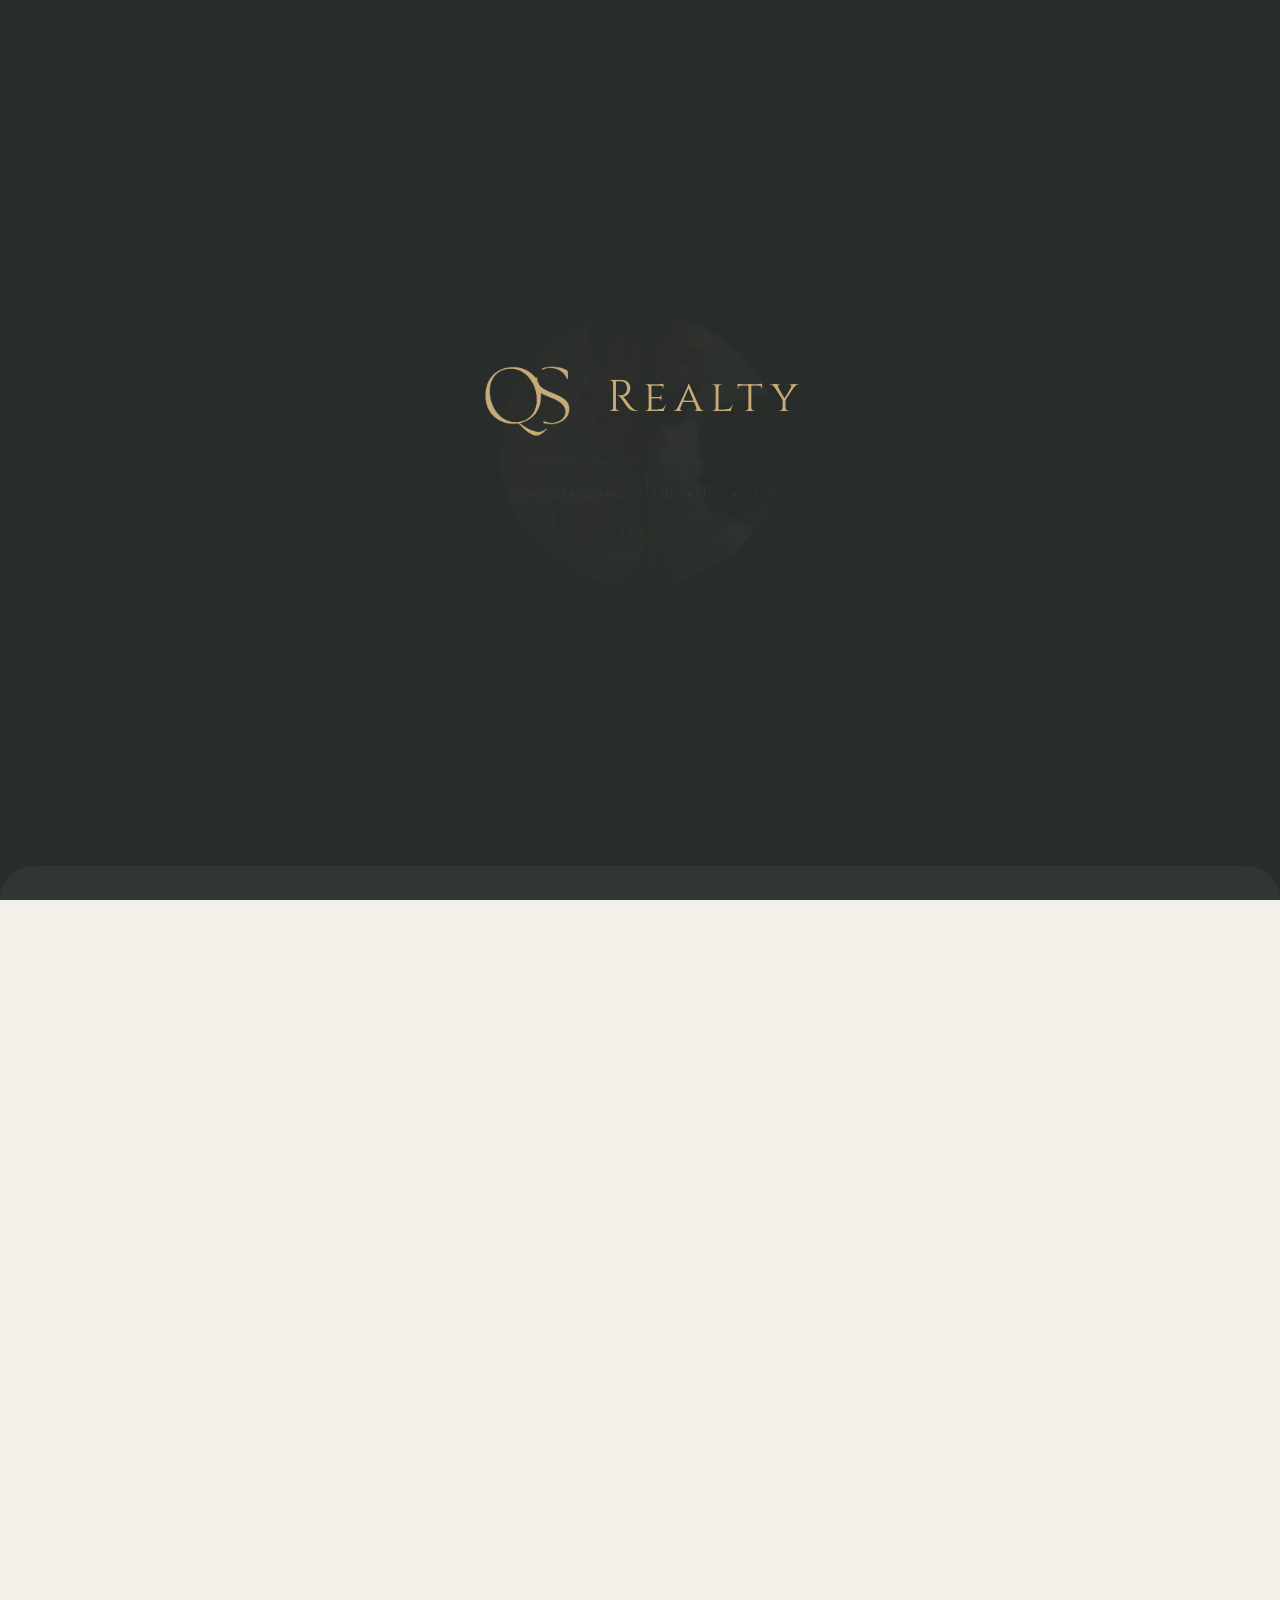
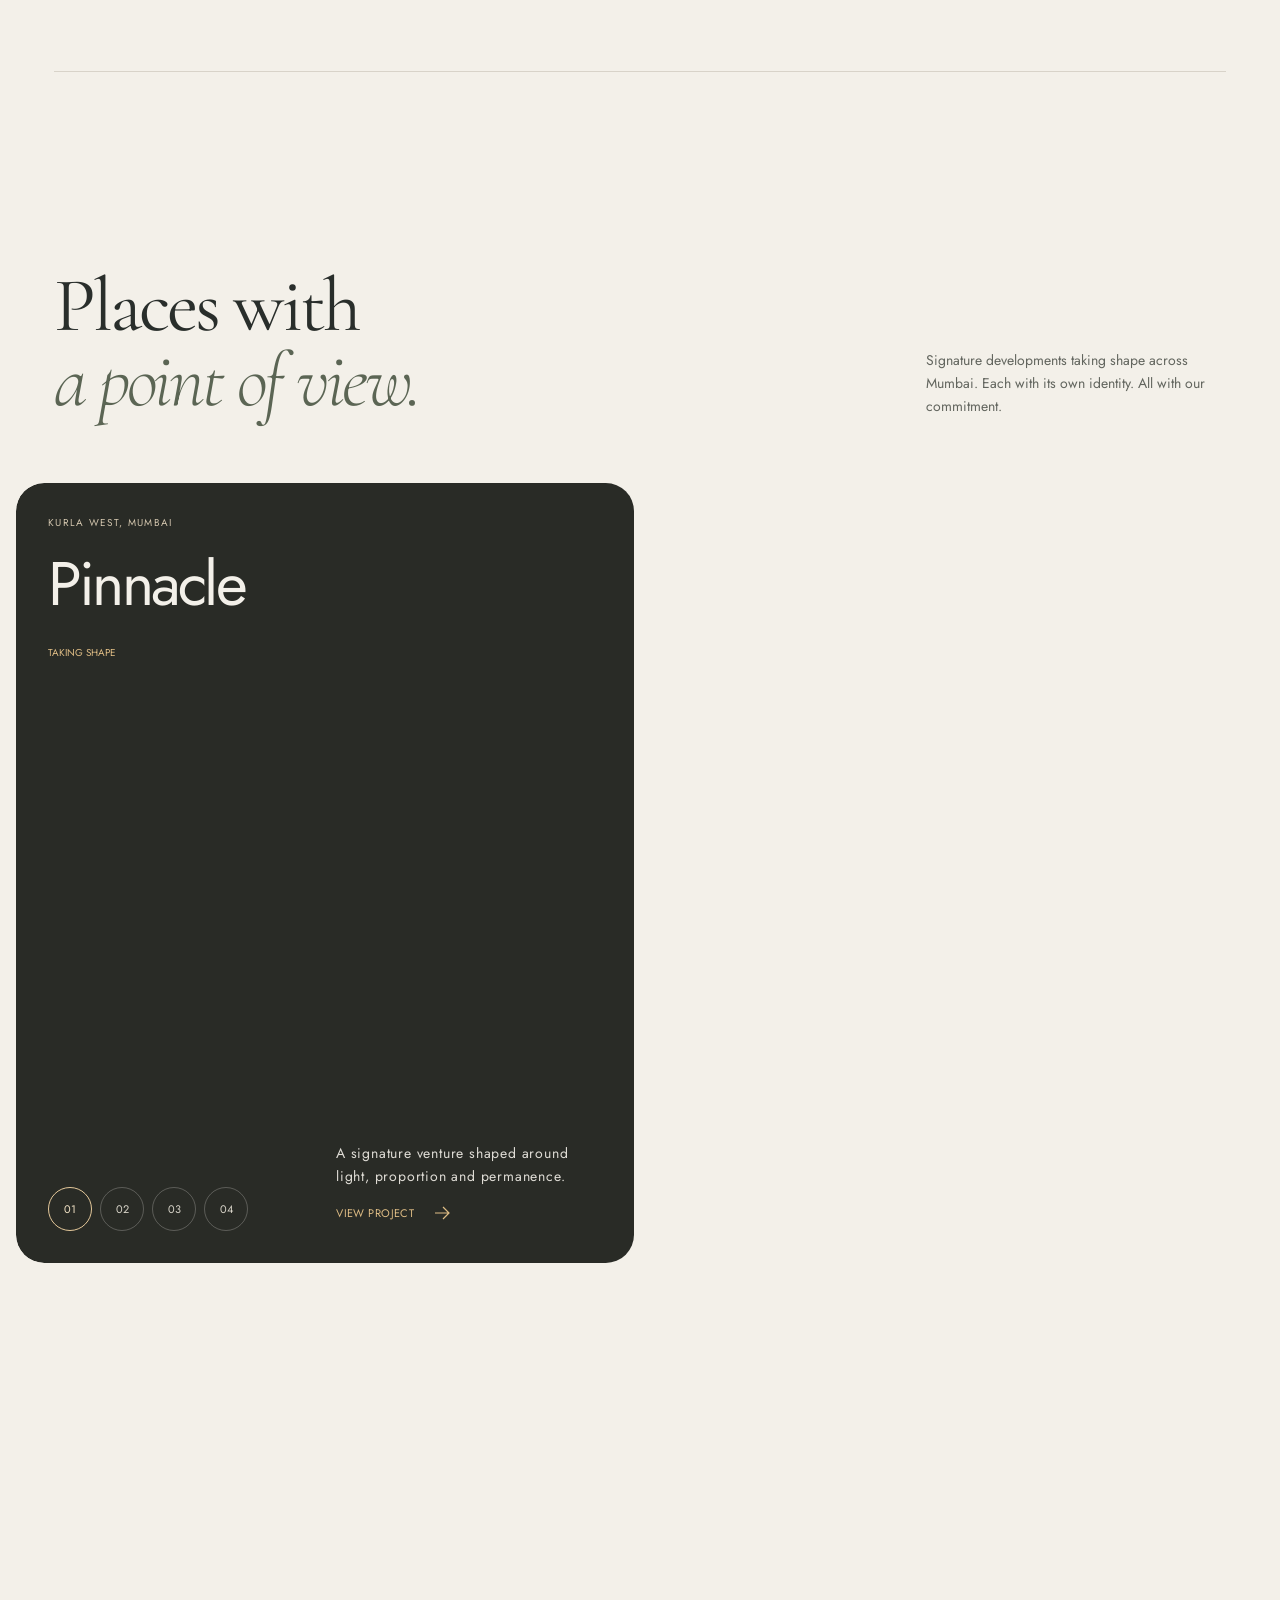
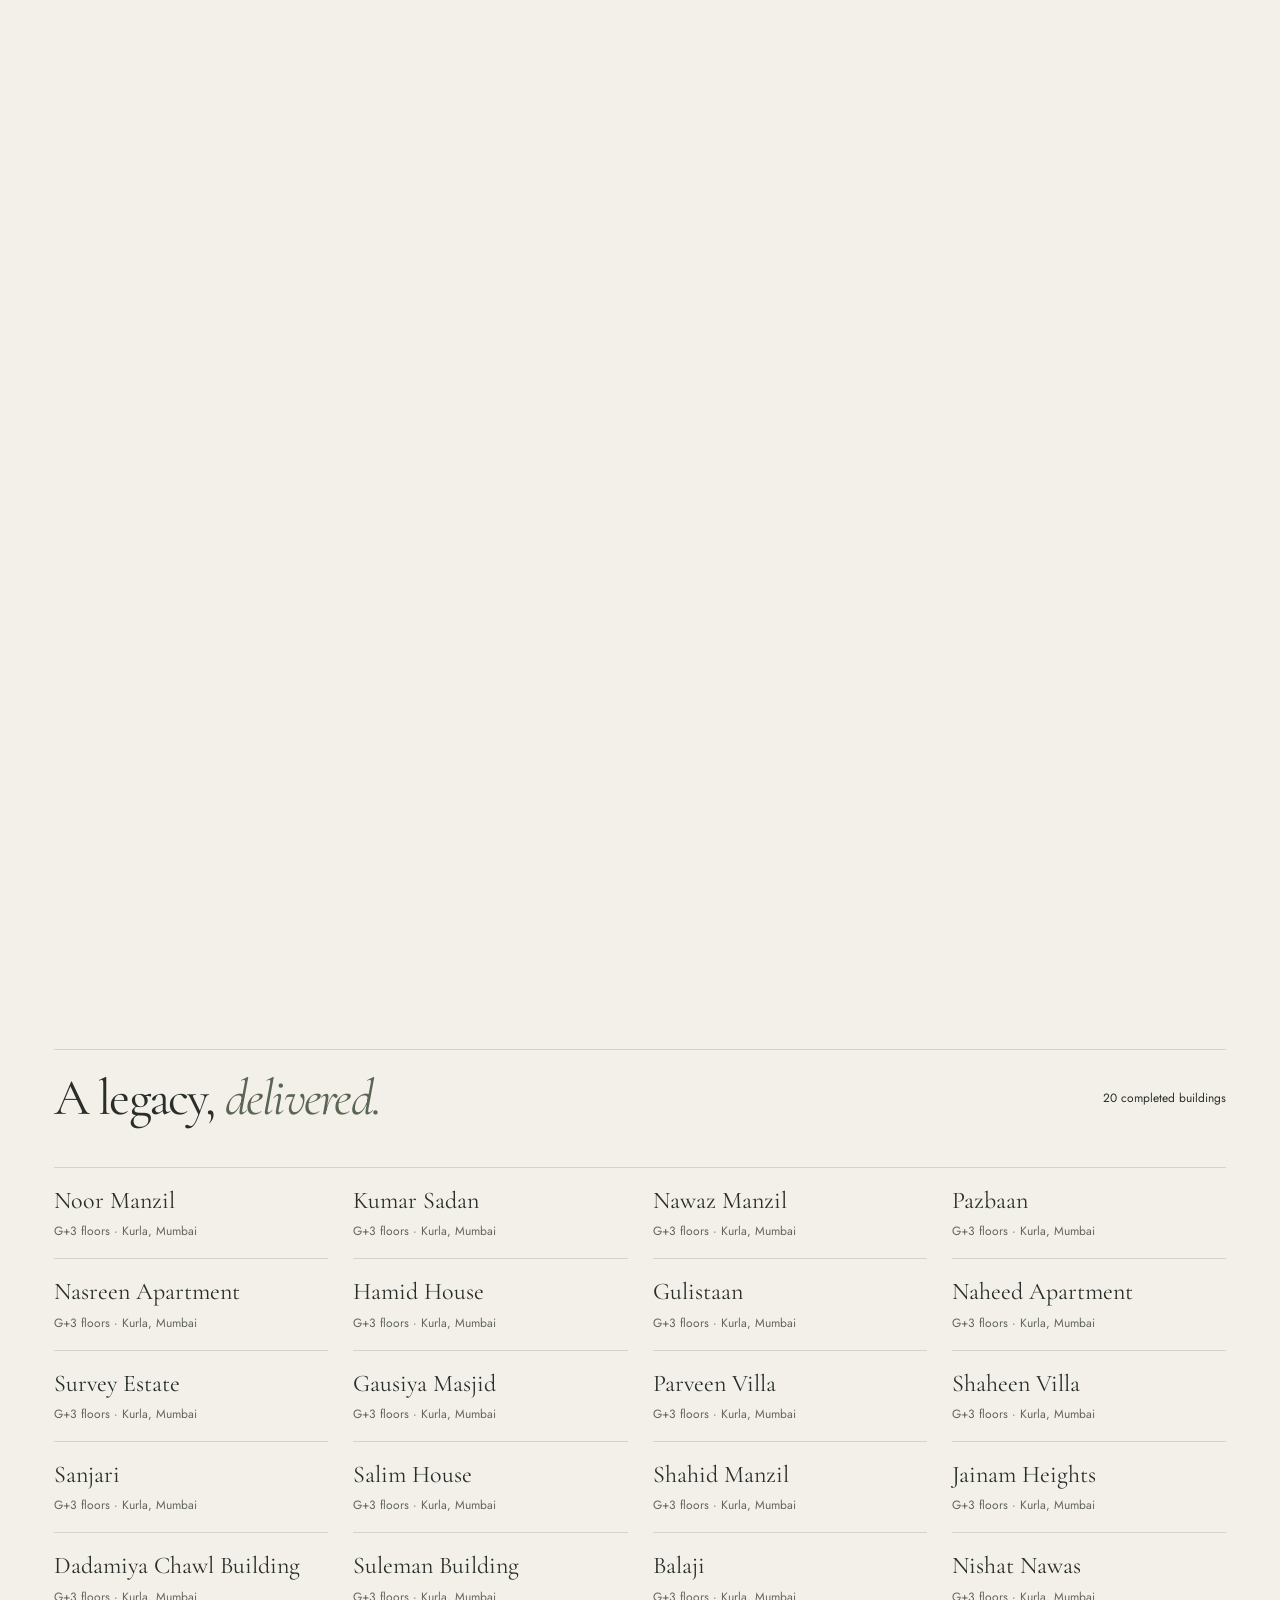
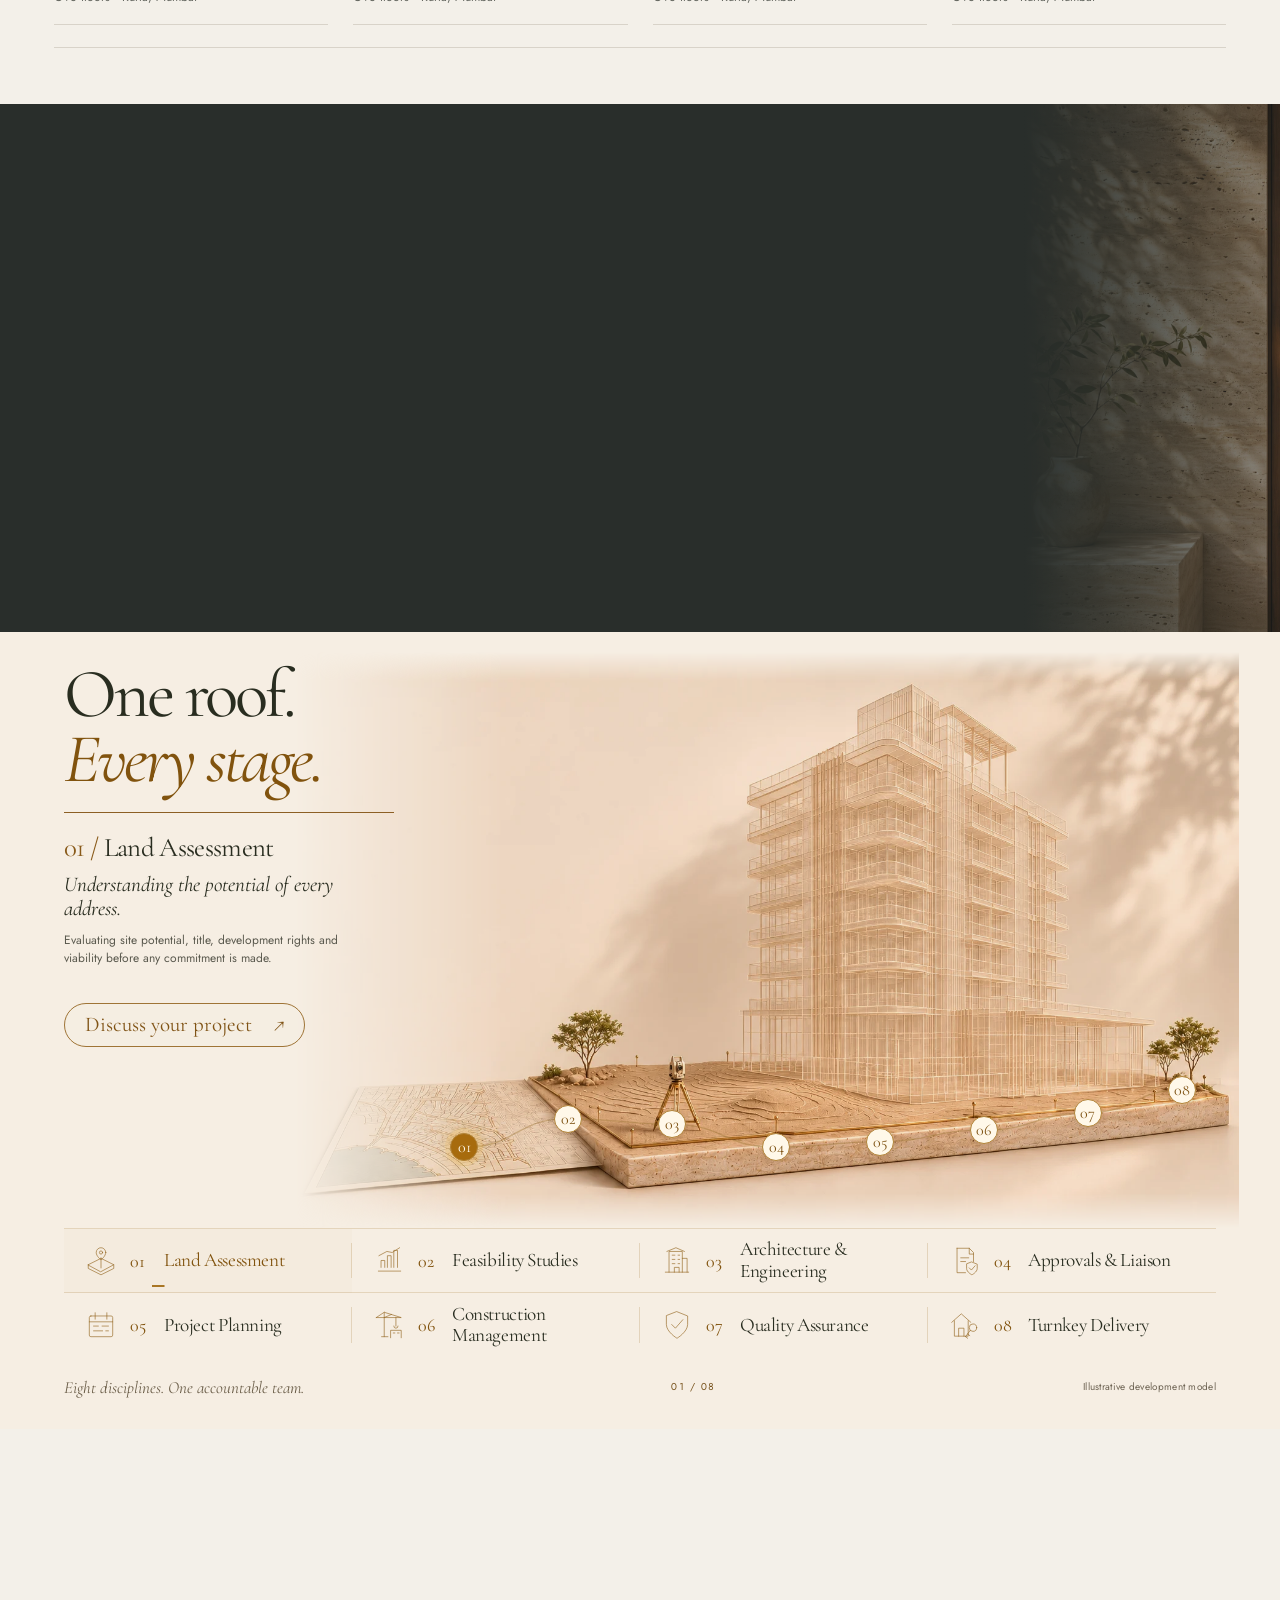
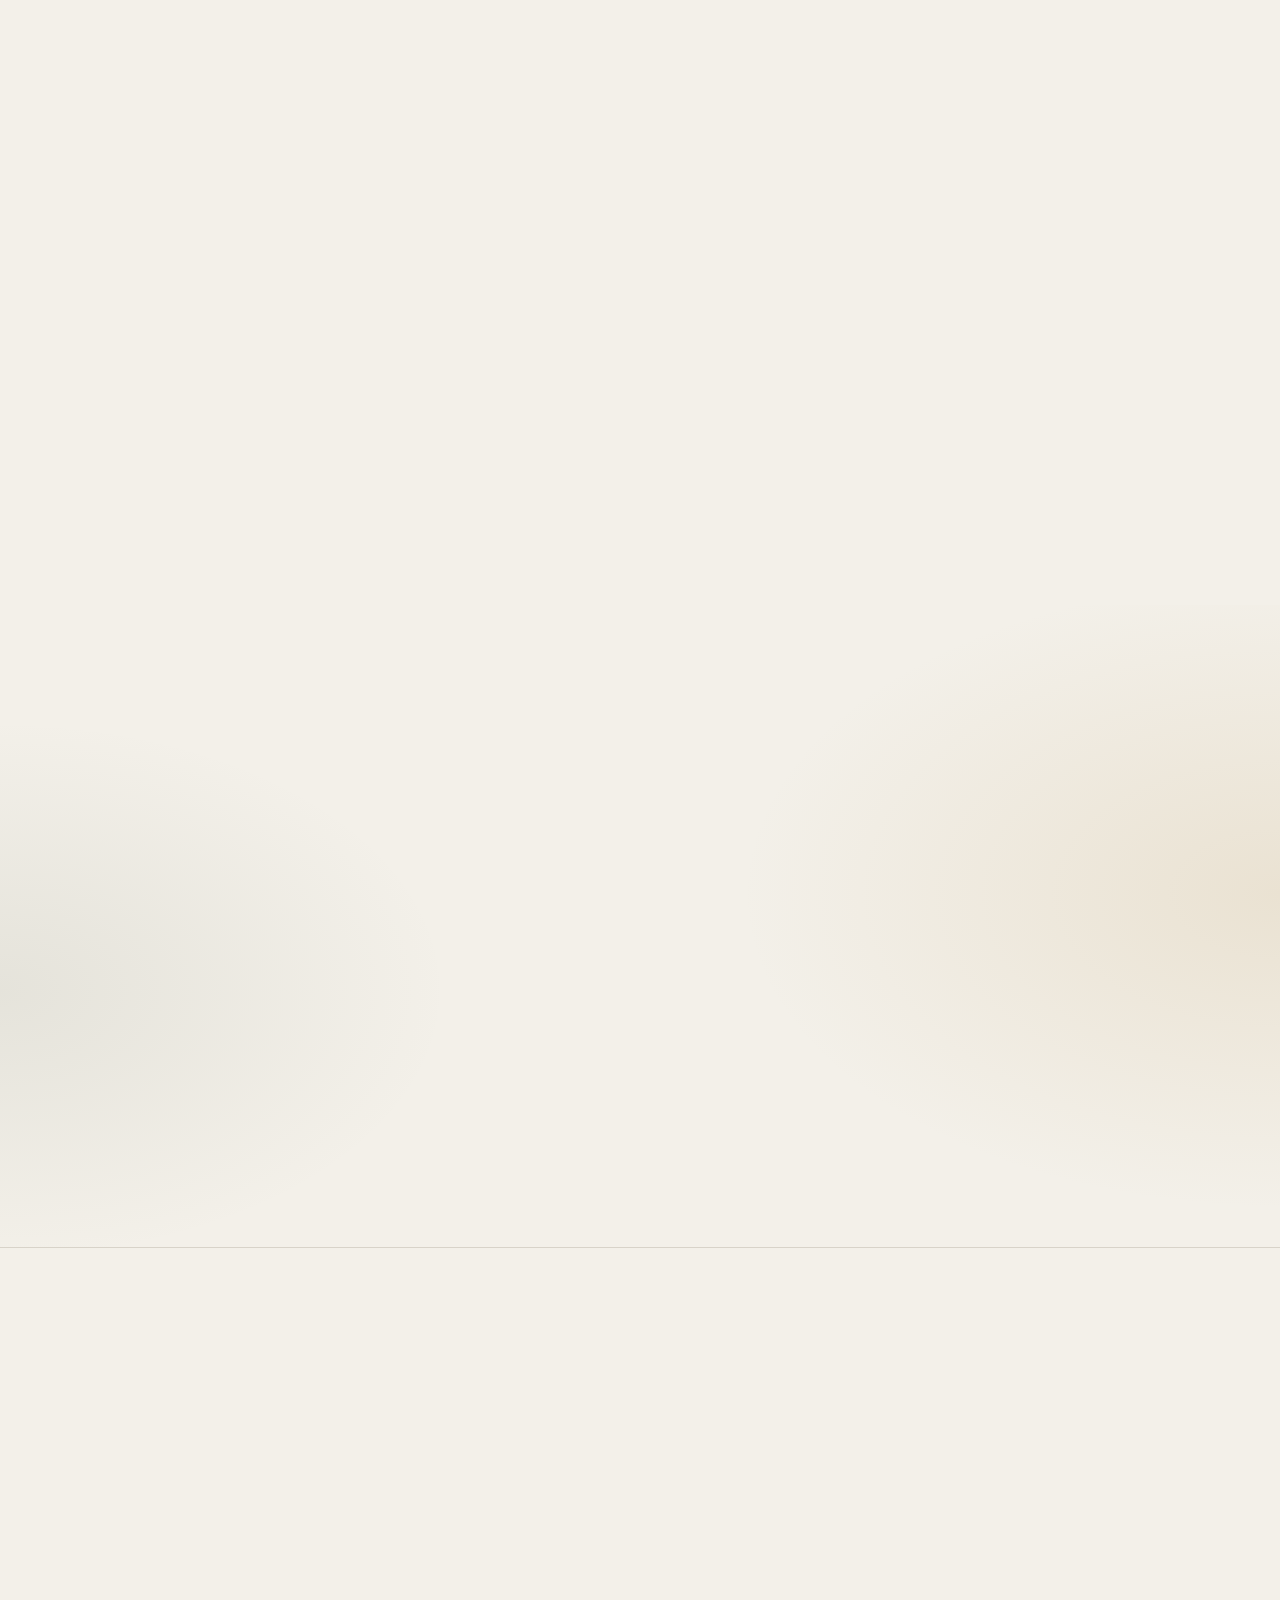
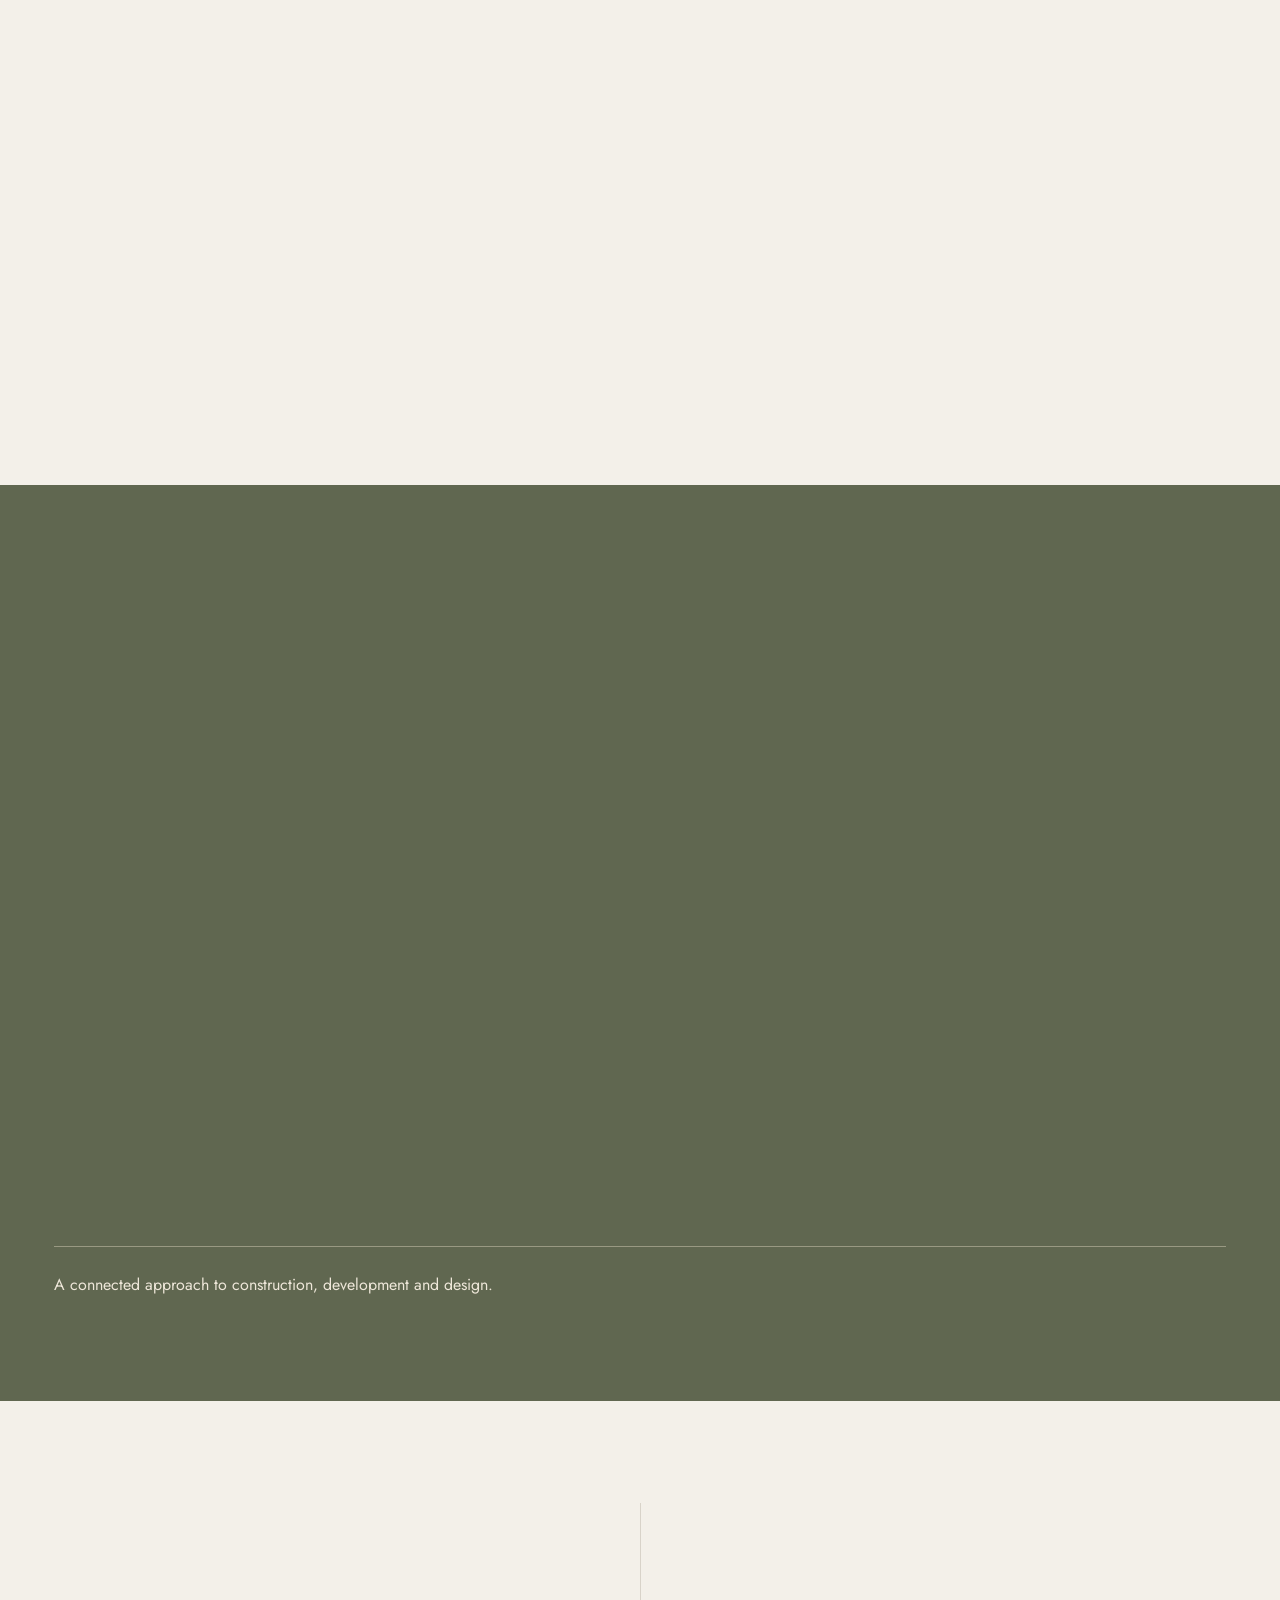
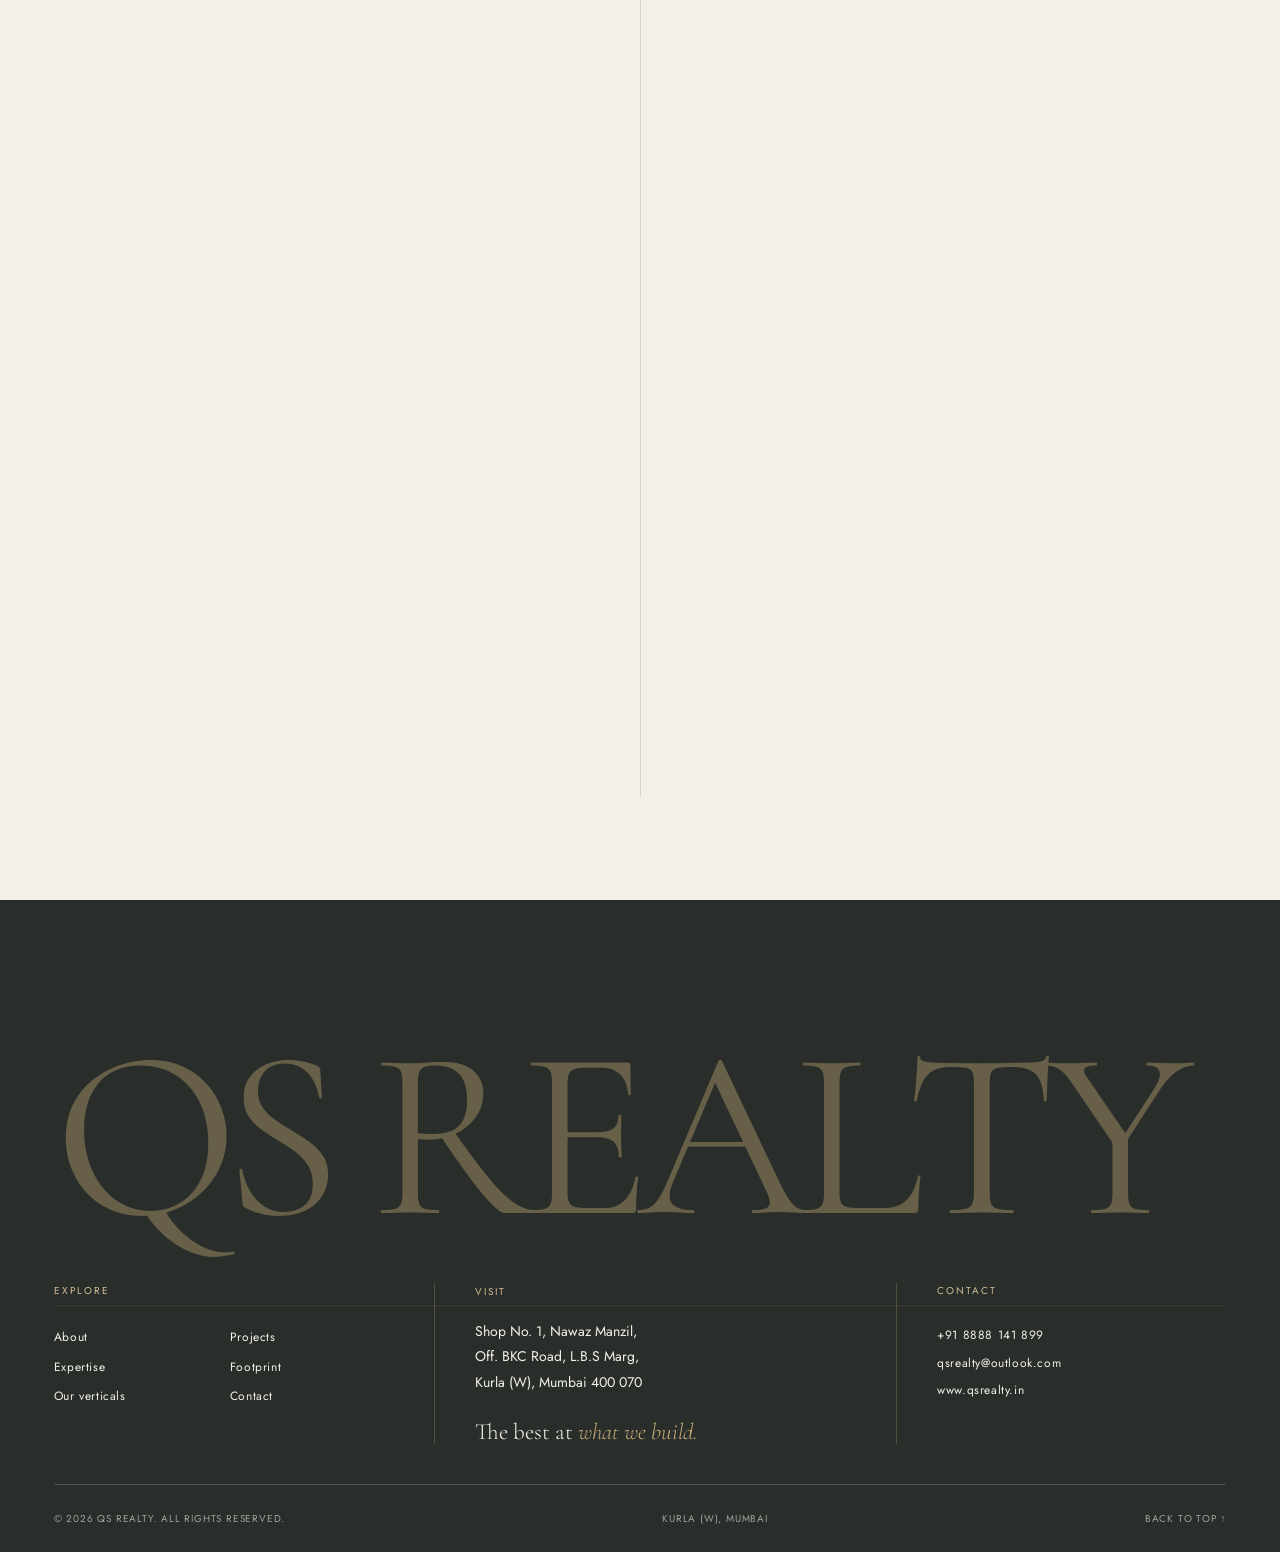
<file: index.html>
<!doctype html>
<html lang="en" class="no-js">
<head>
  <meta charset="utf-8" />
  <script>document.documentElement.classList.remove("no-js");if("scrollRestoration" in history)history.scrollRestoration="manual";</script>
  <meta name="viewport" content="width=device-width, initial-scale=1" />
  <title>QS Realty — The Best At What We Build | Construction & Real Estate, Mumbai</title>
  <meta name="description" content="QS Realty is a Mumbai construction and real estate development firm with three decades of experience — redevelopment, construction management, approvals and turnkey delivery under one roof." />
  <meta name="theme-color" content="#737e66" />
  <meta property="og:title" content="QS Realty — The Best At What We Build" />
  <meta property="og:description" content="Construction, redevelopment and real estate development across Mumbai's eastern and western suburbs." />
  <meta property="og:image" content="assets/client/projects/Pinnacle, Kurla west.png" />
  <link rel="icon" href="assets/favicon.svg" type="image/svg+xml" />

  <link rel="preconnect" href="https://fonts.googleapis.com" />
  <link rel="preconnect" href="https://fonts.gstatic.com" crossorigin />
  <link href="https://fonts.googleapis.com/css2?family=Cinzel:wght@400;500&family=Cormorant+Garamond:ital,wght@0,300;0,400;0,500;1,300;1,400&family=Jost:wght@300;400;500&display=swap" rel="stylesheet" />
  <link rel="preload" as="image" href="assets/client/video/hero-family-home-poster.jpg?v=20261117-1" />
  <link rel="stylesheet" href="css/style.css?v=20261118-3" />
<link rel="stylesheet" href="css/premium.css?v=20261118-10" />
  <link rel="stylesheet" href="css/expertise-atelier.css?v=20261117-1">
  <link rel="stylesheet" href="css/project-story.css?v=20261113-2" />
</head>
<body class="premium-home">
<a class="skip-link" href="#about">Skip to content</a>

  <!-- ============ PRELOADER ============ -->
  <div class="preloader" aria-hidden="true">
    <div class="preloader__surface"></div>
    <div class="preloader__lockup">
      <div class="preloader__mark">
        <span class="brand__monogram" aria-hidden="true"></span>
        <span class="preloader__realty">Realty</span>
      </div>
      <div class="preloader__rule"><span></span></div><p class="preloader__caption">Considered spaces. Enduring value.</p><div class="preloader__count"><span class="js-count">0</span><span>%</span></div>
    </div>
  </div>

  <!-- ============ CURSOR ============ -->
  <canvas class="cursor-trail" aria-hidden="true" hidden></canvas>
  <div class="page-wipe" aria-hidden="true"></div>

  <!-- ============ HEADER ============ -->
  <header class="header header--home">
    <a href="#top" class="brand" aria-label="QS Realty — home">
      <span class="brand__box"><span class="brand__monogram" aria-hidden="true"></span><span class="brand__realty">Realty</span></span>
    </a>
    <nav class="header__nav" aria-label="Primary">
      <a href="#about" class="nav-link">About</a>
      <a href="#projects" class="nav-link">Projects</a>
      <a href="#services" class="nav-link">Expertise</a>
      <a href="#footprint" class="nav-link">Footprint</a>
    </nav>
    <div class="header__actions">
      <p class="header__descriptor">Construction &amp; Development</p>
      <a href="#contact" class="btn btn--pill btn--light" data-magnetic><span>Let's talk</span></a>
      <button class="menu-toggle" aria-expanded="false" aria-controls="menu" aria-label="Open menu">
        <span></span><span></span>
      </button>
    </div>
  </header>

  <!-- ============ FULLSCREEN MENU ============ -->
  <div class="menu" id="menu" aria-hidden="true" inert>
    <div class="menu__bg"></div>
    <div class="menu__inner" data-lenis-prevent>
      <ol class="menu__list">
        <li><a href="#about"><i>01</i><span>About</span></a></li>
        <li><a href="#projects"><i>02</i><span>Projects</span></a></li>
        <li><a href="#services"><i>03</i><span>Expertise</span></a></li>
        <li><a href="#philosophy"><i>04</i><span>Vision</span></a></li>
        <li><a href="#footprint"><i>05</i><span>Footprint</span></a></li>
        <li><a href="#verticals"><i>06</i><span>Our verticals</span></a></li>
        <li><a href="#contact"><i>07</i><span>Contact</span></a></li>
      </ol>
      <div class="menu__aside">
        <p class="eyebrow">Main Office</p>
        <p>Shop No. 1, Ground Floor, Nawaz Manzil,<br />Off. BKC Road, L.B.S Marg,<br />Kurla (W), Mumbai — 400 070</p>
        <p class="eyebrow">Get in touch</p>
        <p><a href="tel:+918888141899">+91 8888 141 899</a><br /><a href="tel:+919820299042">+91 9820 299 042</a><br /><a href="mailto:qsrealty@outlook.com">qsrealty@outlook.com</a></p>
      </div>
    </div>
  </div>

  <main id="top">

    <!-- ============ HERO ============ -->
    <section class="hero" data-cursor-dark>
      <div class="hero__media">
        <video class="hero__img hero__video" muted loop playsinline preload="metadata" poster="assets/client/video/hero-family-home-poster.jpg?v=20261117-1" aria-hidden="true" tabindex="-1">
          <source src="assets/client/video/hero-family-home-mobile.mp4?v=20261117-1" media="(max-width: 999px), (pointer: coarse)" type="video/mp4" />
<source src="assets/client/video/hero-family-home.mp4?v=20261117-1" type="video/mp4" />
        </video>
        <div class="hero__shade"></div>
      </div>

      <h1 class="hero__title" aria-label="The best at what we build">
        <span class="line"><span>The best</span></span>
        <span class="line line--indent"><span>at <em>what</em> we</span></span>
        <span class="line"><span>build<span class="dot">.</span></span></span>
      </h1>

      <div class="hero__bottom">
        <div class="hero__intro"><p class="hero__lead">Three decades of shaping Mumbai’s skyline.</p><a class="hero__project-link" href="#projects">Explore our projects <span aria-hidden="true">↗</span></a></div>
        <a href="#about" class="scroll-cue" aria-label="Scroll to content">
          <span class="scroll-cue__line"></span>
          <span>Scroll to explore</span>
        </a>
      </div>
    </section>

    <!-- ============ TEAM ============ -->
    <section class="team section" id="about">
      <div class="container team__grid">
        <div class="team__intro" id="team">
            <h2 class="team__title reveal-lines"><span class="line"><span>The people</span></span><span class="line"><span>behind</span></span><span class="line"><span><em>every build.</em></span></span></h2>
            <p class="team__lede reveal-up">Leadership, design and site execution — one in-house team, accountable from the first drawing to the final key.</p>
            <div class="team__about">
              <p class="team__about-lead">For over three decades, we have been a trusted name in construction and real estate development — delivering projects defined by precision, quality and innovation.</p>
              <p>Our in-house team brings design, approvals and execution together, creating enduring spaces with integrity and care.</p>
            </div>
          </div>

        <div class="team__main">
          <div class="team__leaders">
            <article class="leader reveal-up">
              <div class="leader__portrait"><img src="assets/client/team/Fahad portrait.png" alt="Fahad Quraishi, Managing Director at QS Realty" loading="lazy" decoding="async" width="504" height="588" /></div>
              <div class="leader__caption"><h3>Fahad Quraishi</h3><p>Managing Director</p></div>
            </article>
            <article class="leader reveal-up">
              <div class="leader__portrait"><img src="assets/client/team/Hamza portrait.png" alt="Hamza Shaikh, Managing Director at QS Realty" loading="lazy" decoding="async" width="503" height="589" /></div>
              <div class="leader__caption"><h3>Hamza Shaikh</h3><p>Managing Director</p></div>
            </article>
          </div>

          <div class="counsel reveal-up">
            <p class="eyebrow">In-house counsel &amp; consultants</p>
            <dl class="counsel__list">
              <div><dt>Architect / L.S.</dt><dd>Allied Associates · Ateeq Syed · Yasin Shaikh</dd></div>
              <div><dt>R.C.C. Consultants</dt><dd>ASC Associates · ACE Consultants</dd></div>
              <div><dt>Legal</dt><dd>Lapwing Group</dd></div>
            </dl>
          </div>
        </div>

        <div class="team__aside">
          <ul class="team__crew">
            <li class="crew reveal-up"><span class="crew__avatar">AS</span><div><h3>Altaf Shaikh</h3><p>Project Head</p></div></li>
            <li class="crew reveal-up"><span class="crew__avatar">AK</span><div><h3>Arvind Kadam</h3><p>Draughtsman</p></div></li>
            <li class="crew reveal-up"><span class="crew__avatar">KS</span><div><h3>Kashif Shaikh</h3><p>Site Co-ordinator</p></div></li>
            <li class="crew reveal-up"><span class="crew__avatar">SK</span><div><h3>Sohail Khan</h3><p>Office Co-ordinator</p></div></li>
          </ul>
        </div>
      </div>
    </section>

    <section class="projects section" id="projects" aria-labelledby="projects-title">
<div class="container"><div class="projects-heading"><h2 class="h2" id="projects-title">Places with<br><em>a point of view.</em></h2><p>Signature developments taking shape across Mumbai. Each with its own identity. All with our commitment.</p></div>
<div class="project-stage"><div class="project-deck" data-render="featured"></div><noscript><p><a href="project.html?p=pinnacle">Pinnacle</a> ? <a href="project.html?p=land-avenue">Lands Avenue</a> ? <a href="project.html?p=bismillah-restaurant">Bismillah Restaurant</a> ? <a href="project.html?p=carter-road">Makka Heights</a></p></noscript><div class="project-mist" aria-hidden="true"><div class="project-mist__veil"></div><div class="project-mist__cloud project-mist__cloud--back"></div><div class="project-mist__cloud"></div></div></div>
<section class="completed" aria-labelledby="completed-title"><div class="completed__heading"><h2 id="completed-title">A legacy, <em>delivered.</em></h2><p><span data-completed-count>20</span> completed buildings</p></div><ol class="completed__list" data-render="completed"></ol></section>
</div></section>
<!-- ============ NUMBERS ============ -->
    <section class="numbers section section--dark" id="legacy" data-cursor-dark>
      <div class="container">
        <div class="section-head section-head--split">
          <h2 class="h2 reveal-lines"><span class="line"><span>A legacy measured</span></span><span class="line"><span>in <em>square feet.</em></span></span></h2><p class="numbers__note">Three decades.<br>One accountable team.</p>
        </div>

        <div class="numbers__grid">
          <article class="stat stat--wide">
            <p class="stat__value"><span class="js-counter" data-to="3" data-decimals="0">0</span><small>M</small></p>
            <p class="stat__label">Sq ft of project involvement</p>
          </article>
          <article class="stat">
            <p class="stat__value"><span class="js-counter" data-to="30" data-format="plain">0</span><small>+</small></p>
            <p class="stat__label">Years of trusted practice</p>
          </article>
          <article class="stat">
            <p class="stat__value"><span class="js-counter" data-to="100">0</span><small>+</small></p>
            <p class="stat__label">Inspired homes &amp; elevated workspaces</p>
          </article>
          <article class="stat">
            <p class="stat__value"><span class="js-counter" data-to="200000" data-format="in">0</span><small>+</small></p>
            <p class="stat__label">Sq ft constructed</p>
          </article>
          <article class="stat">
            <p class="stat__value"><span class="js-counter" data-to="500000" data-format="in">0</span><small>+</small></p>
            <p class="stat__label">Sq ft in active development</p>
          </article>
        </div>
      </div>
    </section>


    <!-- ============ SERVICES — DEVELOPMENT MAP ============ -->
    <section class="services section expertise-atelier" id="services" aria-labelledby="expertise-title"><div class="container">
<div class="atelier-canvas"><div class="atelier-visual"><img class="atelier-scene is-active" data-scene="0" src="assets/img/expertise/atelier/01-land-assessment.webp" alt="Illustrative development model: Surveyed land with a faint outline of the proposed tower" width="1536" height="1024" loading="lazy" decoding="async">
<img class="atelier-scene" data-scene="1" src="assets/img/expertise/atelier/02-feasibility-studies.webp" alt="Illustrative development model: Ivory massing model showing the proposed building volume" width="1536" height="1024" loading="lazy" decoding="async" aria-hidden="true">
<img class="atelier-scene" data-scene="2" src="assets/img/expertise/atelier/03-architecture-engineering.webp" alt="Illustrative development model: Architectural cutaway showing structure and building services" width="1536" height="1024" loading="lazy" decoding="async" aria-hidden="true">
<img class="atelier-scene" data-scene="3" src="assets/img/expertise/atelier/04-approvals-liaison.webp" alt="Illustrative development model: Proposed building with drawings and site-envelope guidelines" width="1536" height="1024" loading="lazy" decoding="async" aria-hidden="true">
<img class="atelier-scene" data-scene="4" src="assets/img/expertise/atelier/05-project-planning.webp" alt="Illustrative development model: Building model showing the planned construction phases" width="1536" height="1024" loading="lazy" decoding="async" aria-hidden="true">
<img class="atelier-scene" data-scene="5" src="assets/img/expertise/atelier/06-construction-management.webp" alt="Illustrative development model: Concrete frame, scaffolding, crane and construction activity" width="1536" height="1024" loading="lazy" decoding="async" aria-hidden="true">
<img class="atelier-scene" data-scene="6" src="assets/img/expertise/atelier/07-quality-assurance.webp" alt="Illustrative development model: Nearly finished tower with highlighted inspection details" width="1536" height="1024" loading="lazy" decoding="async" aria-hidden="true">
<img class="atelier-scene" data-scene="7" src="assets/img/expertise/atelier/08-turnkey-delivery.webp" alt="Illustrative development model: Completed tower with landscaping and warmly illuminated interiors" width="1536" height="1024" loading="lazy" decoding="async" aria-hidden="true"></div><div class="atelier-copy"><h2 id="expertise-title">One roof.<br><em>Every stage.</em></h2><span class="atelier-rule" aria-hidden="true"></span><div class="atelier-panels"><div class="atelier-panel is-active" id="atelier-panel-0" aria-labelledby="atelier-tab-0"><h3><span>01 /</span> Land Assessment</h3><p class="atelier-panel__summary">Understanding the potential of every address.</p><p class="atelier-panel__description">Evaluating site potential, title, development rights and viability before any commitment is made.</p></div>
<div class="atelier-panel" id="atelier-panel-1" aria-labelledby="atelier-tab-1"><h3><span>02 /</span> Feasibility Studies</h3><p class="atelier-panel__summary">Giving possibility a clear, considered plan.</p><p class="atelier-panel__description">Technical, financial and market modelling that turns a plot into a clear, bankable plan.</p></div>
<div class="atelier-panel" id="atelier-panel-2" aria-labelledby="atelier-tab-2"><h3><span>03 /</span> Architecture &amp; Engineering</h3><p class="atelier-panel__summary">Architecture and engineering, resolved together.</p><p class="atelier-panel__description">Coordinating architects, structural and services consultants into one resolved design.</p></div>
<div class="atelier-panel" id="atelier-panel-3" aria-labelledby="atelier-tab-3"><h3><span>04 /</span> Approvals &amp; Liaison</h3><p class="atelier-panel__summary">A clear path through every approval.</p><p class="atelier-panel__description">Statutory approvals and regulatory liaison handled end-to-end, so projects move without friction.</p></div>
<div class="atelier-panel" id="atelier-panel-4" aria-labelledby="atelier-tab-4"><h3><span>05 /</span> Project Planning</h3><p class="atelier-panel__summary">Every phase planned. Every detail considered.</p><p class="atelier-panel__description">Sequencing, budgeting and scheduling with value engineering built in from day one.</p></div>
<div class="atelier-panel" id="atelier-panel-5" aria-labelledby="atelier-tab-5"><h3><span>06 /</span> Construction Management</h3><p class="atelier-panel__summary">Bringing the vision to life, with precision.</p><p class="atelier-panel__description">Disciplined on-site execution led by our own project heads and site coordinators.</p></div>
<div class="atelier-panel" id="atelier-panel-6" aria-labelledby="atelier-tab-6"><h3><span>07 /</span> Quality Assurance</h3><p class="atelier-panel__summary">Confidence built into every finish.</p><p class="atelier-panel__description">Engineering accuracy and meticulous checks at every pour, every floor, every finish.</p></div>
<div class="atelier-panel" id="atelier-panel-7" aria-labelledby="atelier-tab-7"><h3><span>08 /</span> Turnkey Delivery</h3><p class="atelier-panel__summary">The final detail. The start of a new chapter.</p><p class="atelier-panel__description">Keys in hand — complete, compliant and ready to live or work in, on time.</p></div></div><a class="atelier-cta" href="#contact">Discuss your project <span aria-hidden="true">↗</span></a></div>
<div class="atelier-caption"><span></span>The architect’s atelier</div><div class="atelier-route" hidden><svg viewBox="0 0 1000 600" preserveAspectRatio="none" aria-hidden="true"><path class="atelier-route__track"/><path class="atelier-route__gold"/><circle class="atelier-route__light" r="4"/></svg><button class="atelier-node is-active" type="button" tabindex="-1" data-atelier-node="0" style="--node-x:18%;--node-y:86%" aria-label="Show stage 01: Land Assessment" aria-controls="atelier-panel-0"><span>01</span></button><button class="atelier-node" type="button" tabindex="-1" data-atelier-node="1" style="--node-x:29%;--node-y:81%" aria-label="Show stage 02: Feasibility Studies" aria-controls="atelier-panel-1"><span>02</span></button><button class="atelier-node" type="button" tabindex="-1" data-atelier-node="2" style="--node-x:40%;--node-y:82%" aria-label="Show stage 03: Architecture & Engineering" aria-controls="atelier-panel-2"><span>03</span></button><button class="atelier-node" type="button" tabindex="-1" data-atelier-node="3" style="--node-x:51%;--node-y:86%" aria-label="Show stage 04: Approvals & Liaison" aria-controls="atelier-panel-3"><span>04</span></button><button class="atelier-node" type="button" tabindex="-1" data-atelier-node="4" style="--node-x:62%;--node-y:85%" aria-label="Show stage 05: Project Planning" aria-controls="atelier-panel-4"><span>05</span></button><button class="atelier-node" type="button" tabindex="-1" data-atelier-node="5" style="--node-x:73%;--node-y:83%" aria-label="Show stage 06: Construction Management" aria-controls="atelier-panel-5"><span>06</span></button><button class="atelier-node" type="button" tabindex="-1" data-atelier-node="6" style="--node-x:84%;--node-y:80%" aria-label="Show stage 07: Quality Assurance" aria-controls="atelier-panel-6"><span>07</span></button><button class="atelier-node" type="button" tabindex="-1" data-atelier-node="7" style="--node-x:94%;--node-y:76%" aria-label="Show stage 08: Turnkey Delivery" aria-controls="atelier-panel-7"><span>08</span></button></div></div>
<div class="atelier-tabs" aria-label="Explore our eight disciplines"><button type="button" class="atelier-tab is-active" id="atelier-tab-0" data-atelier-step="0" aria-controls="atelier-panel-0"><svg class="atelier-tab__icon" viewBox="0 0 64 64" aria-hidden="true"><path d="m8 39 24-12 24 12-24 13Z M8 39v7l24 12 24-12v-7 M32 45V26"/><path d="M41 16c0 7-9 14-9 14s-9-7-9-14a9 9 0 1 1 18 0Z"/><circle cx="32" cy="16" r="3"/></svg><span class="atelier-tab__number">01</span><span class="atelier-tab__title">Land Assessment</span><span class="atelier-tab__progress" aria-hidden="true"><i></i></span></button>
<button type="button" class="atelier-tab" id="atelier-tab-1" data-atelier-step="1" aria-controls="atelier-panel-1"><svg class="atelier-tab__icon" viewBox="0 0 64 64" aria-hidden="true"><path d="M12 51h42M17 44V31h7v13M29 44V22h7v22M41 44V12h7v32M13 22l15-8 10 2 14-9"/></svg><span class="atelier-tab__number">02</span><span class="atelier-tab__title">Feasibility Studies</span><span class="atelier-tab__progress" aria-hidden="true"><i></i></span></button>
<button type="button" class="atelier-tab" id="atelier-tab-2" data-atelier-step="2" aria-controls="atelier-panel-2"><svg class="atelier-tab__icon" viewBox="0 0 64 64" aria-hidden="true"><path d="M10 53h44M17 53V14h25v39M42 27h9v26M23 21h5m6 0h3M23 29h5m6 0h3M23 37h5m6 0h3M27 53V44h9v9M13 14l17-7 16 7"/></svg><span class="atelier-tab__number">03</span><span class="atelier-tab__title">Architecture &amp; Engineering</span><span class="atelier-tab__progress" aria-hidden="true"><i></i></span></button>
<button type="button" class="atelier-tab" id="atelier-tab-3" data-atelier-step="3" aria-controls="atelier-panel-3"><svg class="atelier-tab__icon" viewBox="0 0 64 64" aria-hidden="true"><path d="M17 8h23l8 8v17M40 8v11h8M17 8v46h16M24 26h15M24 33h9"/><path d="m45 34 10 4v8c0 7-10 12-10 12s-10-5-10-12v-8Z m-5 11 4 4 7-8"/></svg><span class="atelier-tab__number">04</span><span class="atelier-tab__title">Approvals &amp; Liaison</span><span class="atelier-tab__progress" aria-hidden="true"><i></i></span></button>
<button type="button" class="atelier-tab" id="atelier-tab-4" data-atelier-step="4" aria-controls="atelier-panel-4"><svg class="atelier-tab__icon" viewBox="0 0 64 64" aria-hidden="true"><rect x="10" y="15" width="44" height="39" rx="3"/><path d="M10 26h44M21 9v12M43 9v12M18 34h9M18 43h17M34 34h12M41 43h5"/></svg><span class="atelier-tab__number">05</span><span class="atelier-tab__title">Project Planning</span><span class="atelier-tab__progress" aria-hidden="true"><i></i></span></button>
<button type="button" class="atelier-tab" id="atelier-tab-5" data-atelier-step="5" aria-controls="atelier-panel-5"><svg class="atelier-tab__icon" viewBox="0 0 64 64" aria-hidden="true"><path d="M8 18h47L23 8v46M18 54h12M8 18l15-10M23 18l14-6M45 18v16m-4 0a4 4 0 1 0 8 0M35 56V42h20v14M40 47h3m5 0h3"/></svg><span class="atelier-tab__number">06</span><span class="atelier-tab__title">Construction Management</span><span class="atelier-tab__progress" aria-hidden="true"><i></i></span></button>
<button type="button" class="atelier-tab" id="atelier-tab-6" data-atelier-step="6" aria-controls="atelier-panel-6"><svg class="atelier-tab__icon" viewBox="0 0 64 64" aria-hidden="true"><path d="m32 7 20 8v16c0 14-20 26-20 26S12 45 12 31V15Z"/><path d="m22 31 7 7 14-16"/></svg><span class="atelier-tab__number">07</span><span class="atelier-tab__title">Quality Assurance</span><span class="atelier-tab__progress" aria-hidden="true"><i></i></span></button>
<button type="button" class="atelier-tab" id="atelier-tab-7" data-atelier-step="7" aria-controls="atelier-panel-7"><svg class="atelier-tab__icon" viewBox="0 0 64 64" aria-hidden="true"><path d="m7 27 18-16 18 16M12 24v29h26V24M20 53V38h10v15"/><circle cx="47" cy="37" r="7"/><path d="m42 42-9 12m4-5 4 3m-8 2 4 3"/></svg><span class="atelier-tab__number">08</span><span class="atelier-tab__title">Turnkey Delivery</span><span class="atelier-tab__progress" aria-hidden="true"><i></i></span></button></div>
<div class="atelier-footer"><p>Eight disciplines. One accountable team.</p><div class="atelier-controls" hidden><span class="atelier-count"><span data-atelier-count>01</span> / 08</span></div><span class="atelier-note">Illustrative development model</span></div>
</div></section>

    <!-- ============ PROJECTS ============ -->


    <!-- ============ PARTNERSHIP ============ -->
    <section class="partner" id="partnership" aria-labelledby="partner-title">
      <div class="container partner__head">
        <div class="partner__heading">
          <h2 class="partner__title" id="partner-title">Unlocking the potential<br>of <em>every asset.</em></h2>
        </div>
        <div class="partner__side">
          <p class="partner__lede">Strategic planning. Transparent execution. Enduring value.</p>
          <a class="partner__cta" href="#contact">Start a conversation <span aria-hidden="true">↗</span></a>
        </div>
      </div>
      <ul class="partner__cards">
        <li class="partner-card partner-card--ink"><div class="partner-card__top"><span>01</span><svg viewBox="0 0 64 64" aria-hidden="true"><path d="M8 46l14-7 20 7 14-7v10l-14 7-20-7-14 7z"/><path d="M22 39v10M42 46v10"/><path d="M32 8c-6 0-10 4.500-10 10 0 7 10 16 10 16s10-9 10-16c0-5.500-4-10-10-10z"/><circle cx="32" cy="18" r="3.500"/></svg></div><div><h3>Landowners</h3><p>Joint development that maximises the value of your land.</p></div></li>
        <li class="partner-card partner-card--ivory"><div class="partner-card__top"><span>02</span><svg viewBox="0 0 64 64" aria-hidden="true"><path d="M6 56h52"/><path d="M12 56V24h16v32M28 56V10h20v46M48 56V32h6v24"/><path d="M17 31h6M17 38h6M17 45h6M34 18h8M34 25h8M34 32h8M34 39h8M34 46h8"/></svg></div><div><h3>Housing Societies</h3><p>Redevelopment managed with transparency, from consent to keys.</p></div></li>
        <li class="partner-card partner-card--sand"><div class="partner-card__top"><span>03</span><svg viewBox="0 0 64 64" aria-hidden="true"><path d="M6 56h52M10 50h44"/><path d="M8 24l24-14 24 14z"/><path d="M12 24h40M16 28v22M26 28v22M38 28v22M48 28v22"/><circle cx="32" cy="18.500" r="2"/></svg></div><div><h3>Institutions</h3><p>Purpose-built facilities delivered to exacting standards.</p></div></li>
        <li class="partner-card partner-card--sage"><div class="partner-card__top"><span>04</span><svg viewBox="0 0 64 64" aria-hidden="true"><path d="M8 56h48"/><path d="M14 56V42M26 56V34M38 56V38M50 56V22"/><path d="M10 34l14-10 12 5 18-17"/><path d="M45 12h9v9"/></svg></div><div><h3>Investors</h3><p>Well-governed projects engineered for long-term returns.</p></div></li>
      </ul>
    </section>

    <!-- ============ ETHOS — vision, mission & core values ============ -->
    <section class="ethos section" id="philosophy">
      <div class="container">
        <div class="ethos-heading"><h2 class="h2">What we<br><em>stand on.</em></h2></div><div class="ethos__vision">
          <div class="ethos__vision-main">
            <p class="eyebrow eyebrow--light">Vision</p>
            <p class="ethos__statement">To create <em>timeless landmarks</em> and shape tomorrow’s skyline with integrity, innovation and enduring value.</p>
          </div>
          <div class="ethos__mission">
            <p class="eyebrow eyebrow--light">Mission</p>
            <p class="ethos__mission-text reveal-up">Exceptional developments through meticulous planning, craftsmanship and transparent governance. Our clients, partners and communities at the heart of every build.</p>
          </div>
        </div>

        <div class="ethos__grid">
          <div class="ethos__body">
            <div class="ethos__values-head" id="values">
              <p class="eyebrow eyebrow--light">Core values</p>
              <h2 class="h2 reveal-lines"><span class="line"><span>What we <em>stand on.</em></span></span></h2>
            </div>
            <ol class="ethos__values">
              <li class="ethos__value"><h3 class="ethos__value-title">Trust</h3><p class="ethos__value-desc">The foundation of every relationship we build.</p></li>
              <li class="ethos__value"><h3 class="ethos__value-title">Craftsmanship</h3><p class="ethos__value-desc">An uncompromising commitment to quality, detail and enduring excellence.</p></li>
              <li class="ethos__value"><h3 class="ethos__value-title">Innovation</h3><p class="ethos__value-desc">Progressive thinking that shapes future-ready developments.</p></li>
              <li class="ethos__value"><h3 class="ethos__value-title">Precision</h3><p class="ethos__value-desc">Engineering accuracy and meticulous execution at every stage.</p></li>
              <li class="ethos__value"><h3 class="ethos__value-title">Sustainability</h3><p class="ethos__value-desc">Responsible development that respects people, place and the environment.</p></li>
              <li class="ethos__value"><h3 class="ethos__value-title">Legacy</h3><p class="ethos__value-desc">Creating timeless spaces that inspire, endure and appreciate in value.</p></li>
            </ol>
          </div>
        </div>
      </div>
    </section>

    <!-- ============ FOOTPRINT ============ -->
    <section class="footprint section" id="footprint">
      <div class="container footprint__grid">
        <div class="footprint__copy">
          <h2 class="h2 reveal-lines"><span class="line"><span>Rooted across</span></span><span class="line"><span><em>Mumbai's suburbs.</em></span></span></h2>
          <p class="reveal-up">From Bandra and Juhu to Kurla, Ghatkopar and Bhandup. A local understanding, built over decades.</p>
          <ul class="footprint__areas reveal-up">
            <li data-pin="versova">Versova</li>
            <li data-pin="jvpd">JVPD · Juhu</li>
            <li data-pin="andheri">Andheri</li>
            <li data-pin="bandra">Bandra</li>
            <li data-pin="kalina">Kalina</li>
            <li data-pin="kurla">Kurla <small>HQ</small></li>
            <li data-pin="ghatkopar">Ghatkopar</li>
            <li data-pin="bhandup">Bhandup</li>
          </ul>
        </div>

        <div class="footprint__map fmap" data-map-mode="night">
          <div class="fmap__stage">
            <picture class="fmap__img fmap__img--night">
              <source media="(max-width: 767px)" srcset="assets/img/footprint/map-night-mobile.webp" width="1140" height="1215" />
              <img src="assets/img/footprint/map-night-desktop.webp" width="1334" height="1422" alt="Street map of Mumbai’s suburbs marking QS Realty’s locations: Versova, JVPD Juhu, Andheri, Bandra, Kalina, the Kurla head office, Ghatkopar and Bhandup" loading="lazy" decoding="async" />
            </picture>
            <picture class="fmap__img fmap__img--day" aria-hidden="true">
              <source media="(max-width: 767px)" data-srcset="assets/img/footprint/map-day-mobile.webp" width="1140" height="1215" />
              <img data-src="assets/img/footprint/map-day-desktop.webp" width="1334" height="1422" alt="" decoding="async" />
            </picture>
            <div class="fmap__pins" aria-hidden="true">
              <span class="fmap-pin" data-pin="versova" style="left:14.84%;top:35.65%"><span class="fmap-pin__dot"></span><span class="fmap-pin__name">Versova</span></span>
              <span class="fmap-pin fmap-pin--left" data-pin="jvpd" style="left:25.61%;top:48.6%"><span class="fmap-pin__dot"></span><span class="fmap-pin__name">JVPD · Juhu</span></span>
              <span class="fmap-pin" data-pin="andheri" style="left:33.55%;top:42.4%"><span class="fmap-pin__dot"></span><span class="fmap-pin__name">Andheri</span></span>
              <span class="fmap-pin" data-pin="bandra" style="left:25.05%;top:75.62%"><span class="fmap-pin__dot"></span><span class="fmap-pin__name">Bandra</span></span>
              <span class="fmap-pin fmap-pin--left" data-pin="kalina" style="left:42.06%;top:63.8%"><span class="fmap-pin__dot"></span><span class="fmap-pin__name">Kalina</span></span>
              <span class="fmap-pin fmap-pin--hq" data-pin="kurla" style="left:51.7%;top:68.87%"><span class="fmap-pin__dot"></span><span class="fmap-pin__name">Kurla <small>HQ</small></span></span>
              <span class="fmap-pin" data-pin="ghatkopar" style="left:68.15%;top:60.99%"><span class="fmap-pin__dot"></span><span class="fmap-pin__name">Ghatkopar</span></span>
              <span class="fmap-pin fmap-pin--left" data-pin="bhandup" style="left:85.16%;top:24.95%"><span class="fmap-pin__dot"></span><span class="fmap-pin__name">Bhandup</span></span>
            </div>
          </div>
          <div class="fmap__mode" role="group" aria-label="Map appearance" hidden>
            <button type="button" data-map-mode="day" aria-pressed="false">Day</button>
            <button type="button" data-map-mode="night" aria-pressed="true">Night</button>
          </div>
          <p class="fmap__credit"><a href="https://openfreemap.org" target="_blank" rel="noopener">OpenFreeMap</a> © <a href="https://www.openmaptiles.org/" target="_blank" rel="noopener">OpenMapTiles</a> · Data from <a href="https://www.openstreetmap.org/copyright" target="_blank" rel="noopener">OpenStreetMap</a></p>
        </div>
      </div>
    </section>

    <!-- ============ GROUP OF COMPANIES ============ -->
    <section class="verticals section" id="verticals" aria-labelledby="verticals-title">
      <div class="container verticals__layout">
        <div class="verticals__intro">
          <h2 class="h2" id="verticals-title">Different disciplines.<br /><em>Shared standards.</em></h2>
          <a class="link-u verticals__all" href="group.html" target="_blank" rel="noopener">View our group <span aria-hidden="true">↗</span><span class="sr-only"> (opens in a new tab)</span></a>
        </div>
        <div class="verticals__cards">
          <article class="vertical-card vertical-card--qs-infra is-upcoming" data-upcoming="QS Infra"><figure class="vertical-card__image"><img src="assets/img/editorial/infrastructure-detail.webp" alt="" loading="lazy" width="800" height="600"><div class="vertical-card__notice" id="soon-qs-infra" role="status" aria-live="polite"></div></figure>
            <h3 class="vertical-card__wordmark"><span class="vertical-card__qs">QS</span><span class="vertical-card__name">Infra</span></h3>
            <button type="button" class="vertical-card__soon" aria-expanded="false" aria-controls="soon-qs-infra">Upcoming<span class="sr-only">: QS Infra</span></button>
          </article>
          <a class="vertical-card vertical-card--qs-associates" href="group.html#qs-associates" target="_blank" rel="noopener" aria-label="QS Associates — view the portfolio (opens in a new tab)"><figure class="vertical-card__image"><img src="assets/img/editorial/architecture-worktable.webp" alt="" loading="lazy" width="800" height="600"></figure>
            <h3 class="vertical-card__wordmark"><span class="vertical-card__qs">QS</span><span class="vertical-card__name">Associates</span></h3>
            <span class="vertical-card__link">View portfolio <span aria-hidden="true">↗</span></span>
          </a>
          <article class="vertical-card vertical-card--aura-viva-designs is-upcoming" data-upcoming="Aura-Viva Designs"><figure class="vertical-card__image"><img src="assets/img/editorial/travertine-entrance.webp" alt="" loading="lazy" width="800" height="600"><div class="vertical-card__notice" id="soon-aura-viva-designs" role="status" aria-live="polite"></div></figure>
            <h3 class="vertical-card__wordmark"><span class="vertical-card__aura">Aura-Viva</span><span class="vertical-card__name">Designs</span></h3>
            <button type="button" class="vertical-card__soon" aria-expanded="false" aria-controls="soon-aura-viva-designs">Upcoming<span class="sr-only">: Aura-Viva Designs</span></button>
          </article>
        </div>
        <p class="verticals__note">A connected approach to construction, development and design.</p>
      </div>
    </section>

    <!-- ============ CONTACT ============ -->
    <section class="contact" id="contact" data-cursor-dark>
      <!-- left: headline with the office map filling the rest of the column -->
      <div class="contact__visual">
        <div class="contact__visual-inner">
          <div class="contact__headline">
            <h2 class="contact__title reveal-lines"><span class="line"><span>Let’s build</span></span><span class="line"><span><em>what’s next.</em></span></span></h2>
          </div>
          <div class="contact__map fmap" data-map-mode="night">
            <div class="fmap__stage">
              <picture class="fmap__img fmap__img--night">
                <source media="(max-width: 767px)" srcset="assets/img/contact/office-map-night-mobile.webp" width="1140" height="1140" />
                <img src="assets/img/contact/office-map-night-desktop.webp" width="1440" height="1440" alt="Street map of Kurla West, Mumbai, marking the QS Realty head office on L.B.S. Marg, beside the Mithi River" loading="lazy" decoding="async" />
              </picture>
              <picture class="fmap__img fmap__img--day" aria-hidden="true">
                <source media="(max-width: 767px)" data-srcset="assets/img/contact/office-map-day-mobile.webp" width="1140" height="1140" />
                <img data-src="assets/img/contact/office-map-day-desktop.webp" width="1440" height="1440" alt="" decoding="async" />
              </picture>
              <div class="fmap__pins" aria-hidden="true">
                <span class="fmap-pin fmap-pin--hq is-active" style="left:50%;top:50%"><span class="fmap-pin__dot"></span><span class="fmap-pin__name">QS Realty <small>HQ</small></span></span>
              </div>
            </div>
            <div class="fmap__mode" role="group" aria-label="Map appearance" hidden>
              <button type="button" data-map-mode="day" aria-pressed="false">Day</button>
              <button type="button" data-map-mode="night" aria-pressed="true">Night</button>
            </div>
            <a class="fmap__directions" href="https://www.google.com/maps/dir/?api=1&amp;destination=QS+Realty,+Shop+No.+1,+Nawaz+Manzil,+L.B.S.+Marg,+Kurla+West,+Mumbai+400070" target="_blank" rel="noopener">Get directions <span aria-hidden="true">↗</span><span class="sr-only"> (opens Google Maps in a new tab)</span></a>
            <p class="fmap__credit"><a href="https://openfreemap.org" target="_blank" rel="noopener">OpenFreeMap</a> © <a href="https://www.openmaptiles.org/" target="_blank" rel="noopener">OpenMapTiles</a> · Data from <a href="https://www.openstreetmap.org/copyright" target="_blank" rel="noopener">OpenStreetMap</a></p>
          </div>
        </div>
      </div>

      <!-- right: enquiry form -->
      <div class="contact__panel">
        <div class="contact__panel-inner">
          <div class="cform__intro">
            <h3 class="cform__heading" data-copy="heading">Tell us about your project.</h3>
            <p class="cform__sub" data-copy="sub">Share a few details and our team will come back with a clear next step.</p>
          </div>

          <form class="cform" id="enquiry" novalidate>
            <input type="hidden" name="tab" value="enquiry" />
            <div class="cform__row">
              <div class="field"><input id="f-name" name="name" type="text" placeholder=" " required autocomplete="name" /><label for="f-name">Full name</label></div>
              <div class="field"><input id="f-phone" name="phone" type="tel" placeholder=" " required autocomplete="tel" /><label for="f-phone">Phone / WhatsApp</label></div>
            </div>

            <div class="field"><input id="f-email" name="email" type="email" placeholder=" " autocomplete="email" /><label for="f-email">Email (optional)</label></div>

            <fieldset class="chips">
              <legend>I'm interested in</legend>
              <label><input type="radio" name="type" value="Redevelopment" checked /><span>Redevelopment</span></label>
              <label><input type="radio" name="type" value="Construction" /><span>Construction</span></label>
              <label><input type="radio" name="type" value="Joint Development" /><span>Joint Development</span></label>
              <label><input type="radio" name="type" value="Investor" /><span>Investor</span></label>
              <label><input type="radio" name="type" value="Other" /><span>Other</span></label>
            </fieldset>

            <div class="field field--select">
              <select id="f-callback" name="callback">
                <option value="">No callback needed</option>
                <option value="Morning (10am–1pm)">Call me in the morning (10am–1pm)</option>
                <option value="Afternoon (1pm–5pm)">Call me in the afternoon (1pm–5pm)</option>
                <option value="Evening (5pm–8pm)">Call me in the evening (5pm–8pm)</option>
              </select>
              <label for="f-callback">Request a callback</label>
            </div>

            <div class="field field--area"><textarea id="f-msg" name="message" rows="2" placeholder=" "></textarea><label for="f-msg">Anything we should know?</label></div>

            <label class="consent">
              <input type="checkbox" name="consent" required />
              <span class="consent__box" aria-hidden="true"></span>
              <span>I agree to be contacted by QS Realty on phone and WhatsApp about my enquiry.</span>
            </label>

            <div class="cform__actions">
              <button type="submit" class="cform__submit" data-magnetic>
                <span class="cform__submit-label">Send on WhatsApp</span>
                <span class="cform__submit-icon" aria-hidden="true"><svg viewBox="0 0 24 24"><path d="M5 12h14M13 6l6 6-6 6" /></svg></span>
              </button>
              <button type="button" class="btn-arrow btn-arrow--light js-mail"><span>or send by email</span><svg viewBox="0 0 24 24" aria-hidden="true"><path d="M5 12h14M13 6l6 6-6 6" /></svg></button>
            </div>
            <p class="form__note" role="status" aria-live="polite"></p>
          </form>

          <div class="cform__done" hidden>
            <span class="cform__done-mark" aria-hidden="true"><svg viewBox="0 0 24 24"><path d="M5 12.5l4.5 4.5L19 7.5" /></svg></span>
            <h3 class="cform__heading">Your message is ready.</h3>
            <p class="cform__sub">Complete sending in your messaging app to share your enquiry with our team.</p>
            <button type="button" class="btn-arrow btn-arrow--light js-again"><span>Send another enquiry</span><svg viewBox="0 0 24 24" aria-hidden="true"><path d="M5 12h14M13 6l6 6-6 6" /></svg></button>
          </div>

          <p class="cform__promise"><span class="cform__dot" aria-hidden="true"></span>Replies within one working day · Mon–Sat, 10am–8pm</p>
        </div>
      </div>
    </section>
  </main>

  <!-- ============ FOOTER ============ -->
  <footer class="footer" data-cursor-dark>
    <div class="container">
      <p class="footer__word" aria-hidden="true"><span>QS</span> Realty</p>
      <div class="footer__top">
        <div class="footer__visit"><p class="eyebrow">Visit</p><p>Shop No. 1, Nawaz Manzil,<br>Off. BKC Road, L.B.S Marg,<br>Kurla (W), Mumbai 400 070</p><p class="footer__tag">The best at <em>what we build.</em></p></div>
        <nav class="footer__nav" aria-label="Footer"><p class="eyebrow">Explore</p>
          <a href="#about" class="link-u">About</a>
          <a href="#projects" class="link-u">Projects</a>
          <a href="#services" class="link-u">Expertise</a>
          <a href="#footprint" class="link-u">Footprint</a>
          <a href="#verticals" class="link-u">Our verticals</a>
          <a href="#contact" class="link-u">Contact</a>
        </nav>
        <div class="footer__contact"><p class="eyebrow">Contact</p>
          <a href="tel:+918888141899" class="link-u">+91 8888 141 899</a>
          <a href="mailto:qsrealty@outlook.com" class="link-u">qsrealty@outlook.com</a>
          <a href="https://www.qsrealty.in" class="link-u">www.qsrealty.in</a>
        </div>
      </div>
      <div class="footer__bottom">
        <p>© <span class="js-year">2026</span> QS Realty. All rights reserved.</p>
        <p>Kurla (W), Mumbai</p>
        <a href="#top" class="link-u js-top">Back to top ↑</a>
      </div>
    </div>
  </footer>

  <script src="js/vendor/gsap.min.js?v=20261113-2"></script>
  <script src="js/vendor/ScrollTrigger.min.js?v=20261113-2"></script>
  <script src="js/vendor/lenis.min.js?v=20261113-2"></script>
  <script src="js/projects-data.js?v=20261118-1"></script>
  <script src="js/projects-render.js?v=20261118-1"></script>
  <script src="js/project-story.js?v=20261113-2"></script>
  <script src="js/main.js?v=20261116-4"></script>
<script src="js/premium.js?v=20261118-9"></script>
<script src="js/expertise-atelier.js?v=20261117-1"></script>
</body>
</html>
</file>
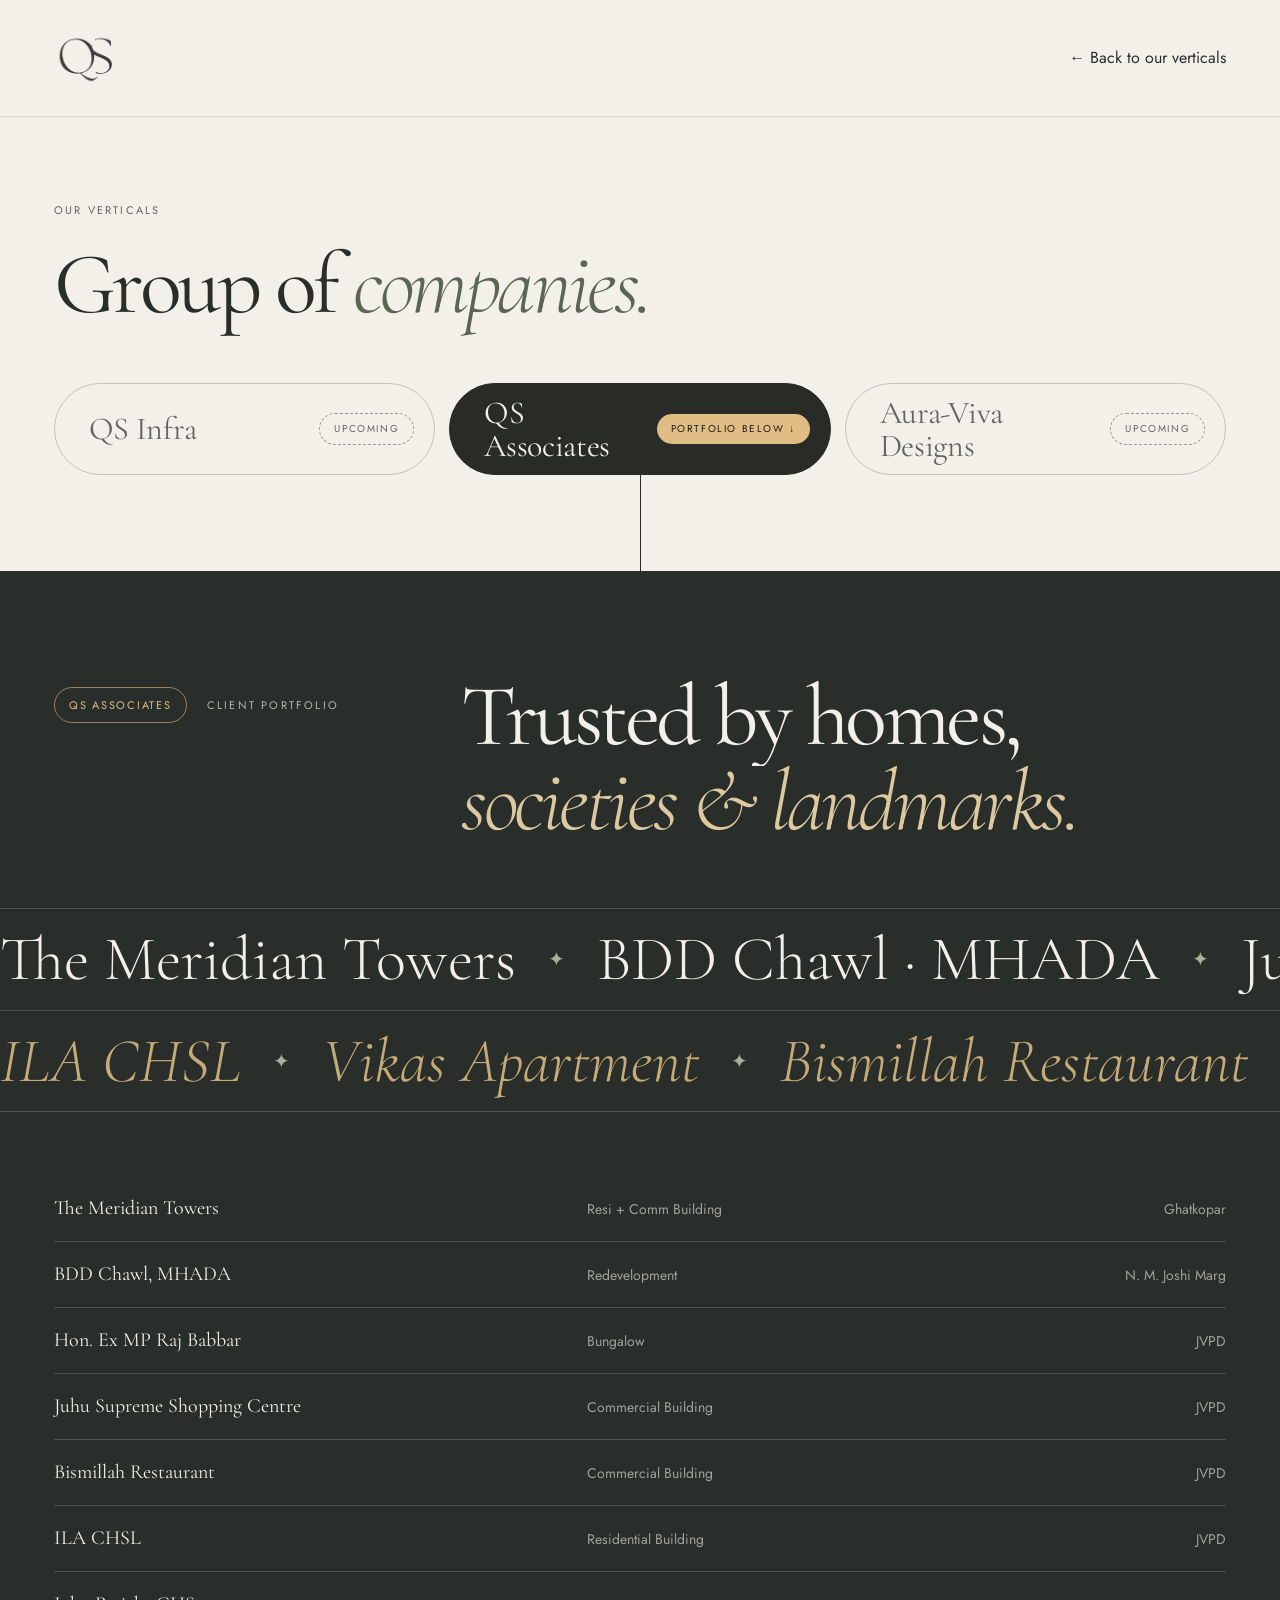
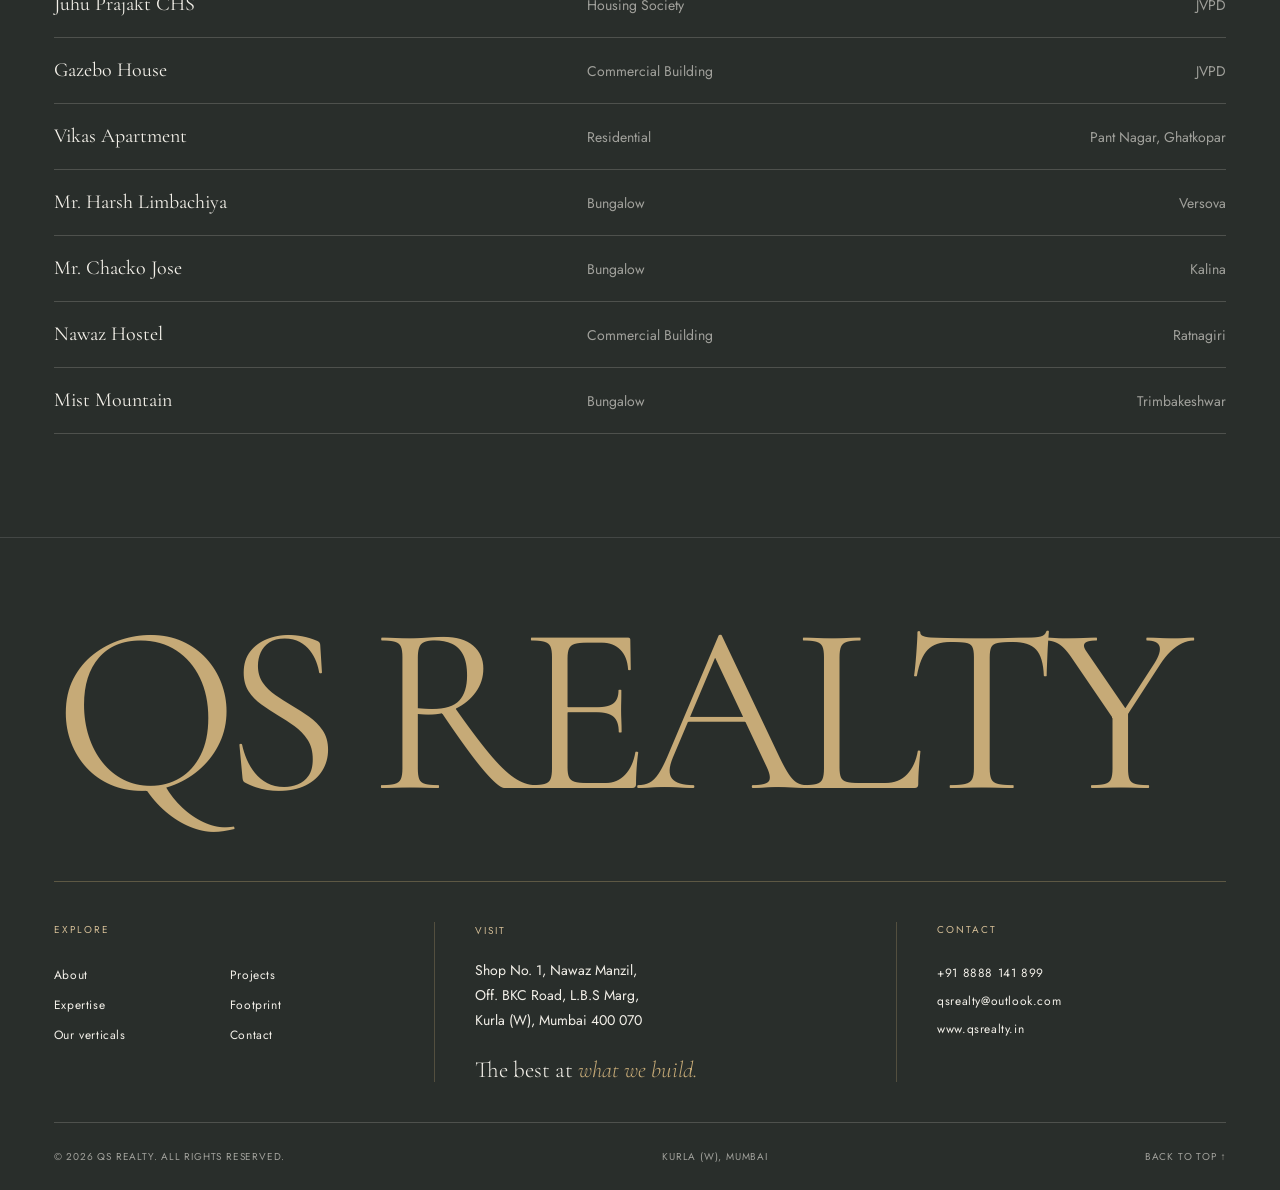
<file: group.html>
<!doctype html>
<html lang="en">
<head>
  <meta charset="utf-8" />
  <meta name="viewport" content="width=device-width, initial-scale=1" />
  <title>Our Group of Companies — QS Realty</title>
  <meta name="description" content="Meet QS Infra, QS Associates and Aura-Viva Designs, and explore the QS Associates client portfolio." />
  <meta name="theme-color" content="#737e66" />
  <link rel="icon" href="assets/favicon.svg" type="image/svg+xml" />
  <link rel="preconnect" href="https://fonts.googleapis.com" />
  <link rel="preconnect" href="https://fonts.gstatic.com" crossorigin />
  <link href="https://fonts.googleapis.com/css2?family=Cinzel:wght@400;500&family=Cormorant+Garamond:ital,wght@0,300;0,400;0,500;1,300;1,400&family=Jost:wght@300;400;500&display=swap" rel="stylesheet" />
  <link rel="stylesheet" href="css/style.css?v=20261118-3" />
  <link rel="stylesheet" href="css/premium.css?v=20261118-4" />
</head>
<body class="premium-home page-group" id="top">
  <header class="group-header container">
    <a href="index.html" aria-label="QS Realty — home"><img class="group-header__logo" src="assets/client/branding/QS LOGO.png" alt="QS Realty" /></a>
    <a class="link-u" href="index.html#verticals">← Back to our verticals</a>
  </header>
  <main>
    <section class="group-overview">
      <div class="container">
        <p class="eyebrow">Our verticals</p>
        <h1 class="h2">Group of <em>companies.</em></h1>
        <!-- QS Associates is the live company; its portfolio follows. The other two are upcoming. -->
        <div class="group-tabs" role="group" aria-label="Our companies">
          <button type="button" class="group-tab is-upcoming" id="qs-infra" data-upcoming="QS Infra is in progress. We will share the details here soon."><span class="group-tab__name">QS Infra</span><span class="group-tab__tag">Upcoming</span></button>
          <a class="group-tab is-current" id="qs-associates" href="#portfolio" aria-current="true"><span class="group-tab__name">QS Associates</span><span class="group-tab__tag">Portfolio below <span aria-hidden="true">↓</span></span></a>
          <button type="button" class="group-tab is-upcoming" id="aura-viva-designs" data-upcoming="Aura-Viva Designs is in progress. We will share the details here soon."><span class="group-tab__name">Aura-Viva Designs</span><span class="group-tab__tag">Upcoming</span></button>
        </div>
        <p class="group-status" role="status" aria-live="polite"></p>
      </div>
    </section>
    <!-- ============ QS ASSOCIATES PORTFOLIO ============ -->
    <section class="clients section section--dark" id="portfolio" aria-labelledby="portfolio-title">
      <div class="container">
        <div class="section-head section-head--split">
          <p class="eyebrow eyebrow--light"><span class="group-chip">QS Associates</span> Client portfolio</p>
          <h2 class="h2" id="portfolio-title"><span class="line"><span>Trusted by homes,</span></span><span class="line"><span><em>societies &amp; landmarks.</em></span></span></h2>
        </div>
      </div>

      <div class="marquee" aria-hidden="true">
        <div class="marquee__track">
          <span>The Meridian Towers</span><i>✦</i><span>BDD Chawl · MHADA</span><i>✦</i><span>Juhu Supreme Shopping Centre</span><i>✦</i><span>Gazebo House</span><i>✦</i><span>Mist Mountain</span><i>✦</i><span>Juhu Prajakt CHS</span><i>✦</i>
        </div>
      </div>
      <div class="marquee marquee--reverse" aria-hidden="true">
        <div class="marquee__track">
          <span>ILA CHSL</span><i>✦</i><span>Vikas Apartment</span><i>✦</i><span>Bismillah Restaurant</span><i>✦</i><span>Nawaz Hostel</span><i>✦</i><span>Raj Babbar Bungalow</span><i>✦</i><span>Limbachiya Residence</span><i>✦</i>
        </div>
      </div>

      <div class="container">
        <ul class="clients__table">
          <li><span>The Meridian Towers</span><span>Resi + Comm Building</span><span>Ghatkopar</span></li>
          <li><span>BDD Chawl, MHADA</span><span>Redevelopment</span><span>N. M. Joshi Marg</span></li>
          <li><span>Hon. Ex MP Raj Babbar</span><span>Bungalow</span><span>JVPD</span></li>
          <li><span>Juhu Supreme Shopping Centre</span><span>Commercial Building</span><span>JVPD</span></li>
          <li><span>Bismillah Restaurant</span><span>Commercial Building</span><span>JVPD</span></li>
          <li><span>ILA CHSL</span><span>Residential Building</span><span>JVPD</span></li>
          <li><span>Juhu Prajakt CHS</span><span>Housing Society</span><span>JVPD</span></li>
          <li><span>Gazebo House</span><span>Commercial Building</span><span>JVPD</span></li>
          <li><span>Vikas Apartment</span><span>Residential</span><span>Pant Nagar, Ghatkopar</span></li>
          <li><span>Mr. Harsh Limbachiya</span><span>Bungalow</span><span>Versova</span></li>
          <li><span>Mr. Chacko Jose</span><span>Bungalow</span><span>Kalina</span></li>
          <li><span>Nawaz Hostel</span><span>Commercial Building</span><span>Ratnagiri</span></li>
          <li><span>Mist Mountain</span><span>Bungalow</span><span>Trimbakeshwar</span></li>
        </ul>
      </div>
    </section>

  </main>
  <!-- ============ FOOTER (same as the home page) ============ -->
  <footer class="footer">
    <div class="container">
      <p class="footer__word" aria-hidden="true"><span>QS</span> Realty</p>
      <div class="footer__top">
        <div class="footer__visit"><p class="eyebrow">Visit</p><p>Shop No. 1, Nawaz Manzil,<br>Off. BKC Road, L.B.S Marg,<br>Kurla (W), Mumbai 400 070</p><p class="footer__tag">The best at <em>what we build.</em></p></div>
        <nav class="footer__nav" aria-label="Footer"><p class="eyebrow">Explore</p>
          <a href="index.html#about" class="link-u">About</a>
          <a href="index.html#projects" class="link-u">Projects</a>
          <a href="index.html#services" class="link-u">Expertise</a>
          <a href="index.html#footprint" class="link-u">Footprint</a>
          <a href="index.html#verticals" class="link-u">Our verticals</a>
          <a href="index.html#contact" class="link-u">Contact</a>
        </nav>
        <div class="footer__contact"><p class="eyebrow">Contact</p>
          <a href="tel:+918888141899" class="link-u">+91 8888 141 899</a>
          <a href="mailto:qsrealty@outlook.com" class="link-u">qsrealty@outlook.com</a>
          <a href="https://www.qsrealty.in" class="link-u">www.qsrealty.in</a>
        </div>
      </div>
      <div class="footer__bottom">
        <p>© <span class="js-year">2026</span> QS Realty. All rights reserved.</p>
        <p>Kurla (W), Mumbai</p>
        <a href="#top" class="link-u">Back to top ↑</a>
      </div>
    </div>
  </footer>
  <script src="js/group.js?v=20261118-1"></script>
</body>
</html>
</file>
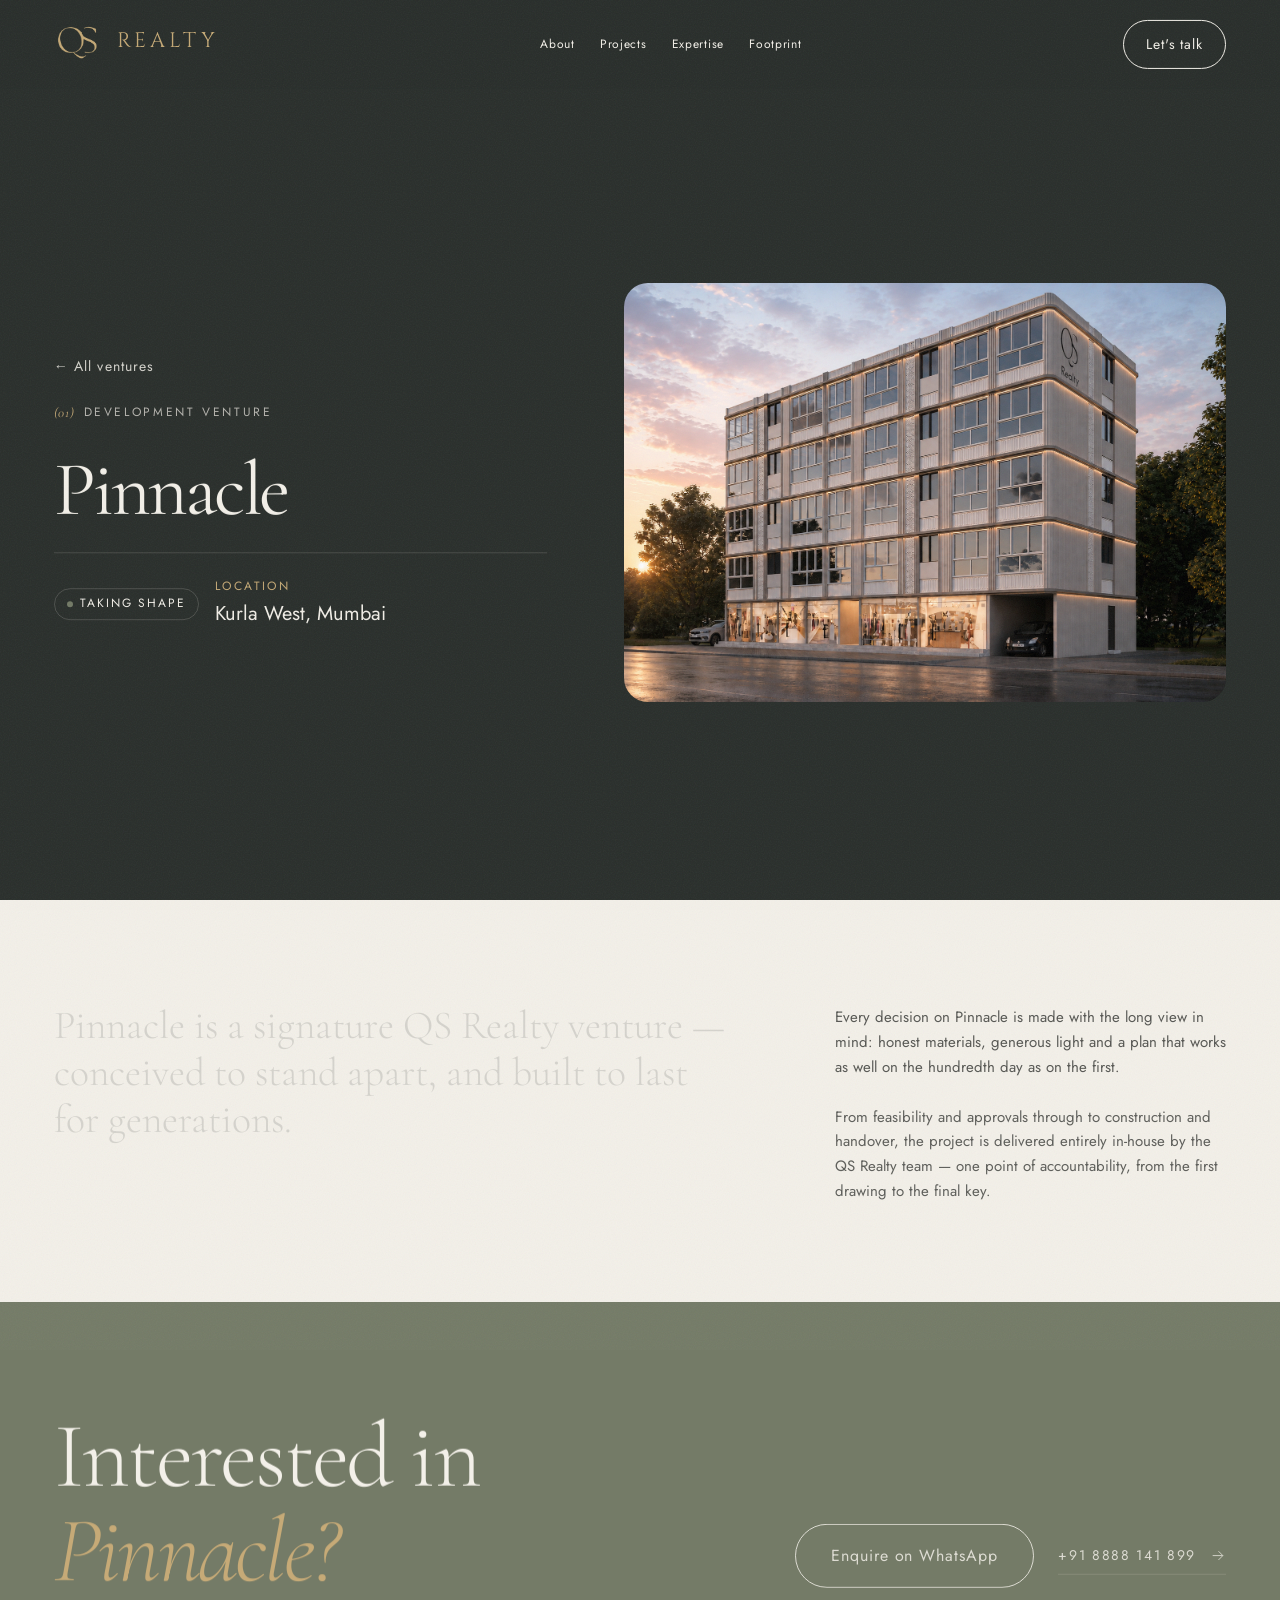
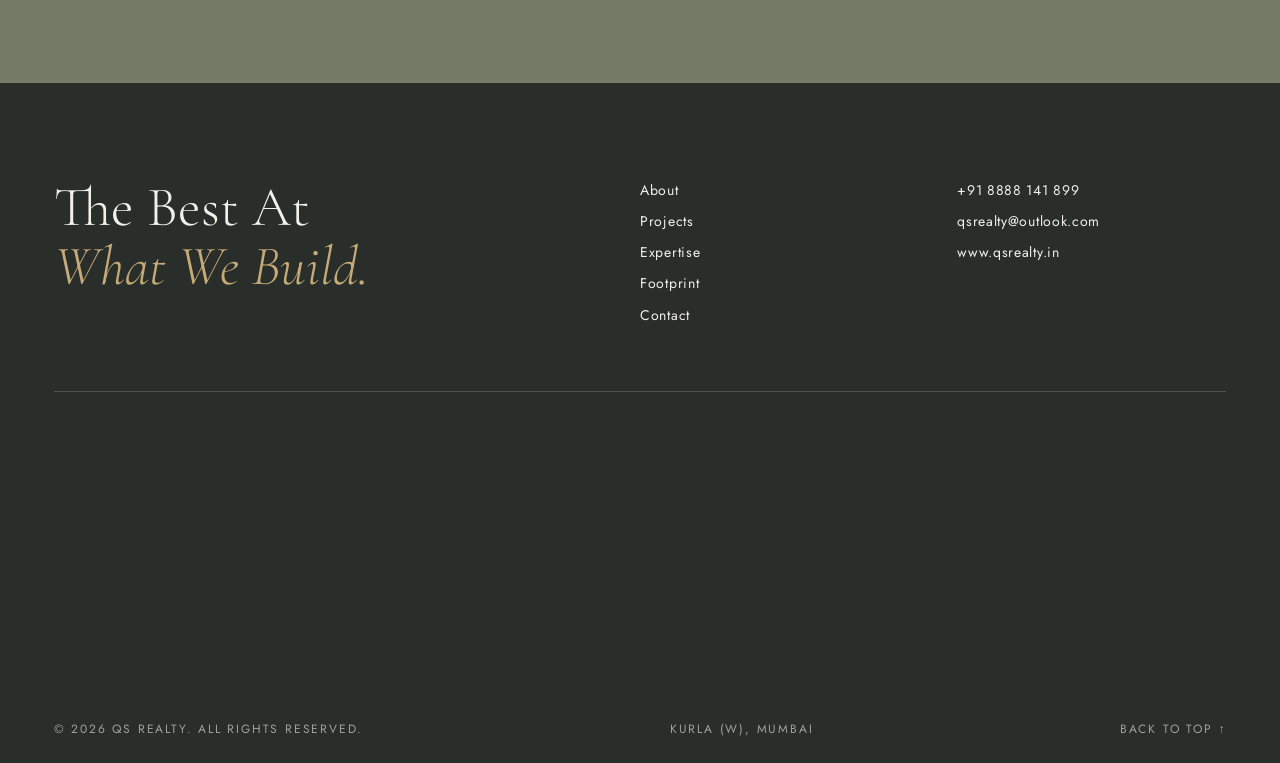
<file: project.html>
<!doctype html>
<html lang="en" class="no-js">
<head>
  <meta charset="utf-8" />
  <script>document.documentElement.classList.remove("no-js");if("scrollRestoration" in history)history.scrollRestoration="manual";</script>
  <meta name="viewport" content="width=device-width, initial-scale=1" />
  <title>Development Ventures — QS Realty</title>
  <meta name="description" content="A QS Realty development venture in Mumbai — delivered under one roof, from feasibility and approvals to construction and turnkey handover." />
  <meta name="theme-color" content="#737e66" />
  <link rel="icon" href="assets/favicon.svg" type="image/svg+xml" />

  <link rel="preconnect" href="https://fonts.googleapis.com" />
  <link rel="preconnect" href="https://fonts.gstatic.com" crossorigin />
  <link href="https://fonts.googleapis.com/css2?family=Cinzel:wght@400;500&family=Cormorant+Garamond:ital,wght@0,300;0,400;0,500;1,300;1,400&family=Jost:wght@300;400;500&display=swap" rel="stylesheet" />
  <link rel="stylesheet" href="css/style.css?v=20261118-3" />
  <link rel="stylesheet" href="css/project-premium.css?v=20261113-2" />
</head>
<body class="page-project">

  <canvas class="cursor-trail" aria-hidden="true" hidden></canvas>
  <div class="grain" aria-hidden="true"></div>
  <div class="page-wipe is-covering" aria-hidden="true"></div>

  <!-- ============ HEADER ============ -->
  <header class="header">
    <a href="index.html" class="brand" aria-label="QS Realty — home" data-transition>
      <span class="brand__box"><span class="brand__monogram" aria-hidden="true"></span><span class="brand__realty">Realty</span></span>
    </a>
    <nav class="header__nav" aria-label="Primary">
      <a href="index.html#about" class="nav-link" data-transition>About</a>
      <a href="index.html#projects" class="nav-link" data-transition>Projects</a>
      <a href="index.html#services" class="nav-link" data-transition>Expertise</a>
      <a href="index.html#footprint" class="nav-link" data-transition>Footprint</a>
    </nav>
    <div class="header__actions">
      <a href="index.html#contact" class="btn btn--pill btn--light" data-magnetic data-transition><span>Let's talk</span></a>
      <button class="menu-toggle" aria-expanded="false" aria-controls="menu" aria-label="Open menu">
        <span></span><span></span>
      </button>
    </div>
  </header>

  <!-- ============ FULLSCREEN MENU ============ -->
  <div class="menu" id="menu" aria-hidden="true">
    <div class="menu__bg"></div>
    <div class="menu__inner">
      <ol class="menu__list">
        <li><a href="index.html#about" data-transition><i>01</i><span>About</span></a></li>
        <li><a href="index.html#projects" data-transition><i>02</i><span>Projects</span></a></li>
        <li><a href="index.html#services" data-transition><i>03</i><span>Expertise</span></a></li>
        <li><a href="index.html#philosophy" data-transition><i>04</i><span>Vision</span></a></li>
        <li><a href="index.html#footprint" data-transition><i>05</i><span>Footprint</span></a></li>
        <li><a href="index.html#contact" data-transition><i>06</i><span>Contact</span></a></li>
      </ol>
      <div class="menu__aside">
        <p class="eyebrow">Main Office</p>
        <p>Shop No. 1, Ground Floor, Nawaz Manzil,<br />Off. BKC Road, L.B.S Marg,<br />Kurla (W), Mumbai — 400 070</p>
        <p class="eyebrow">Get in touch</p>
        <p><a href="tel:+918888141899">+91 8888 141 899</a><br /><a href="tel:+919820299042">+91 9820 299 042</a><br /><a href="mailto:qsrealty@outlook.com">qsrealty@outlook.com</a></p>
      </div>
    </div>
  </div>

  <!-- rendered from js/projects-data.js -->
  <main id="project-root"></main>

  <!-- ============ FOOTER ============ -->
  <footer class="footer" data-cursor-dark>
    <div class="container">
      <div class="footer__top">
        <p class="footer__tag">The Best At<br /><em>What We Build.</em></p>
        <nav class="footer__nav" aria-label="Footer">
          <a href="index.html#about" class="link-u" data-transition>About</a>
          <a href="index.html#projects" class="link-u" data-transition>Projects</a>
          <a href="index.html#services" class="link-u" data-transition>Expertise</a>
          <a href="index.html#footprint" class="link-u" data-transition>Footprint</a>
          <a href="index.html#contact" class="link-u" data-transition>Contact</a>
        </nav>
        <div class="footer__contact">
          <a href="tel:+918888141899" class="link-u">+91 8888 141 899</a>
          <a href="mailto:qsrealty@outlook.com" class="link-u">qsrealty@outlook.com</a>
          <a href="https://www.qsrealty.in" class="link-u">www.qsrealty.in</a>
        </div>
      </div>
      <p class="footer__word" aria-hidden="true"><span>QS</span> Realty</p>
      <div class="footer__bottom">
        <p>© <span class="js-year">2026</span> QS Realty. All rights reserved.</p>
        <p>Kurla (W), Mumbai</p>
        <a href="#top" class="link-u js-top">Back to top ↑</a>
      </div>
    </div>
  </footer>

  <script src="js/vendor/gsap.min.js?v=20261113-2"></script>
  <script src="js/vendor/ScrollTrigger.min.js?v=20261113-2"></script>
  <script src="js/vendor/lenis.min.js?v=20261113-2"></script>
  <script src="js/projects-data.js?v=20261118-1"></script>
  <script src="js/projects-render.js?v=20261118-1"></script>
  <script src="js/main.js?v=20261116-3"></script>
</body>
</html>
</file>
<file: css/style.css>
/* =========================================================
   QS REALTY — Design system
   Palette drawn from the brand profile: sage, charcoal, sand.
   ========================================================= */

:root {
  /* colour tokens */
  --sage: #737e66;
  --sage-deep: #5d6753;
  --sage-soft: #a7b09a;
  --charcoal: #2a2b28;
  --graphite: #4b4c48;
  --ink: #1b1c1a;
  --sand: #e3d6c4;
  --sand-deep: #cbb89d;
  --brand-gold: #cbb89d;
  --bone: #f2eee7;
  --paper: #f8f6f1;
  --line: rgba(27, 28, 26, 0.14);
  --line-light: rgba(242, 238, 231, 0.18);

  /* type */
  --f-display: "Cormorant Garamond", "Times New Roman", serif;
  --f-body: "Jost", "Helvetica Neue", Arial, sans-serif;
  --f-mark: "Cinzel", "Cormorant Garamond", serif;

  --fs-xs: max(0.75rem, 11.5px); /* floor keeps labels legible after the desktop 85% scale */
  --fs-sm: 0.875rem;
  --fs-base: 1rem;
  --fs-md: clamp(1.0625rem, 0.95rem + 0.4vw, 1.25rem);
  --fs-lg: clamp(1.375rem, 1.1rem + 1vw, 1.875rem);
  --fs-xl: clamp(2rem, 1.4rem + 2.6vw, 3.5rem);
  --fs-2xl: clamp(2.75rem, 1.6rem + 5vw, 6.25rem);
  --fs-hero: clamp(4rem, 1rem + 11vw, 13rem);

  /* spacing — 8px grid */
  --s-1: 0.5rem;
  --s-2: 1rem;
  --s-3: 1.5rem;
  --s-4: 2rem;
  --s-6: 3rem;
  --s-8: 4rem;
  --s-12: 6rem;
  --s-16: 8rem;
  --section-y: clamp(3.5rem, 2rem + 4vw, 6.5rem);
  --gutter: clamp(1rem, 0.5rem + 2.5vw, 3rem);
  --max: 1440px;

  --ease-out: cubic-bezier(0.22, 1, 0.36, 1);
  --ease-in-out: cubic-bezier(0.76, 0, 0.24, 1);
}

/* ---------- reset ---------- */
*, *::before, *::after { box-sizing: border-box; margin: 0; padding: 0; }
html { -webkit-text-size-adjust: 100%; scroll-behavior: smooth; }
/* desktop: the whole site is set 15% smaller — every rem-based size (type, spacing,
   components) scales from this one value. Phones keep the full size for legibility. */
@media (min-width: 1000px) { html { font-size: 85%; } }
html.lenis, html.lenis body { height: auto; }
.lenis.lenis-smooth { scroll-behavior: auto !important; }
.lenis.lenis-stopped { overflow: hidden; }
body {
  font-family: var(--f-body);
  font-weight: 300;
  font-size: var(--fs-base);
  line-height: 1.65;
  color: var(--ink);
  background: var(--paper);
  -webkit-font-smoothing: antialiased;
  -moz-osx-font-smoothing: grayscale;
  overflow-x: hidden;
}
body.is-loading { overflow: hidden; }
img { display: block; max-width: 100%; height: auto; }
a { color: inherit; text-decoration: none; }
button { font: inherit; color: inherit; background: none; border: 0; cursor: pointer; }
ul, ol { list-style: none; }
em { font-style: italic; }
[hidden] { display: none !important; }
::selection { background: var(--sage); color: var(--bone); }
:focus-visible { outline: 1px solid var(--sage); outline-offset: 4px; }

.container { width: 100%; max-width: var(--max); margin: 0 auto; padding: 0 var(--gutter); }
.section { padding: var(--section-y) 0; position: relative; }
.section--dark { background: var(--charcoal); color: var(--bone); }
.section--sage { background: var(--sage); color: var(--bone); }

/* ---------- type ---------- */
.eyebrow {
  font-family: var(--f-body);
  font-size: var(--fs-xs);
  font-weight: 400;
  letter-spacing: 0.22em;
  text-transform: uppercase;
  color: var(--graphite);
  display: flex;
  align-items: center;
  gap: 0.75em;
}
.eyebrow .num { font-family: var(--f-display); font-style: italic; letter-spacing: 0.05em; font-size: 1.15em; text-transform: none; color: var(--sage); }
.section--dark .eyebrow, .section--sage .eyebrow, .eyebrow--light { color: rgba(242, 238, 231, 0.7); }
.section--dark .eyebrow .num, .eyebrow--light .num { color: var(--sand); }

.h2 {
  font-family: var(--f-display);
  font-weight: 300;
  font-size: var(--fs-2xl);
  line-height: 0.98;
  letter-spacing: -0.02em;
}
.h2 em, .hero__title em, .contact__title em { color: var(--sage); font-weight: 300; }
.section--dark .h2 em { color: var(--sand); }

.line { display: block; overflow: hidden; padding-bottom: 0.08em; margin-bottom: -0.08em; }
.line > span { display: inline-block; will-change: transform; }

.section-head { margin-bottom: var(--s-8); }
.section-head--split {
  display: grid;
  grid-template-columns: 1fr;
  gap: var(--s-3);
  align-items: end;
}
@media (min-width: 900px) {
  .section-head--split { grid-template-columns: 1fr 2fr; }
  .section-head--split .eyebrow { align-self: start; padding-top: 1.2em; }
}

/* ---------- buttons & links ---------- */
.btn {
  display: inline-flex; align-items: center; justify-content: center;
  font-size: var(--fs-sm); font-weight: 400; letter-spacing: 0.06em;
  position: relative; overflow: hidden; isolation: isolate;
  transition: color 0.5s var(--ease-out);
}
.btn--pill { padding: 0.85em 1.6em; border-radius: 100px; border: 1px solid currentColor; }
.btn--lg { padding: 1.1em 2.2em; font-size: var(--fs-base); }
.btn::before {
  content: ""; position: absolute; inset: 0; z-index: -1;
  background: var(--sand); border-radius: inherit;
  transform: translateY(101%); transition: transform 0.55s var(--ease-out);
}
.btn:hover::before { transform: translateY(0); }
.btn:hover { color: var(--ink); border-color: var(--sand); }
.btn--light { color: var(--bone); }

.btn-arrow {
  display: inline-flex; align-items: center; gap: 0.9em;
  font-size: var(--fs-sm); letter-spacing: 0.12em; text-transform: uppercase; font-weight: 400;
  padding: 0.5em 0;
  border-bottom: 1px solid var(--line);
}
.btn-arrow svg { width: 1.25em; height: 1.25em; fill: none; stroke: currentColor; stroke-width: 1.2; transition: transform 0.5s var(--ease-out); }
.btn-arrow:hover svg { transform: translateX(6px); }
.btn-arrow--light { color: var(--bone); border-color: var(--line-light); }

.link-u { position: relative; display: inline-block; }
.link-u::after {
  content: ""; position: absolute; left: 0; bottom: -2px; width: 100%; height: 1px;
  background: currentColor; transform: scaleX(0); transform-origin: right;
  transition: transform 0.6s var(--ease-out);
}
.link-u:hover::after { transform: scaleX(1); transform-origin: left; }

/* header nav: a hairline draws in from the left on hover and retracts to the right on leave;
   it stays drawn under the section currently in view */
.nav-link { position: relative; display: inline-block; padding: 0.35rem 0; line-height: 1.4; }
.nav-link::after {
  content: ""; position: absolute; left: 0; right: 0; bottom: 0.1rem; height: 1px;
  background: currentColor; transform: scaleX(0); transform-origin: right center;
  transition: transform 0.5s var(--ease-out);
}
.nav-link:hover::after, .nav-link:focus-visible::after, .nav-link.is-current::after { transform: scaleX(1); transform-origin: left center; }
.nav-link:focus-visible { outline: none; }

/* ---------- tags ---------- */
.tag {
  display: inline-flex; align-items: center; gap: 0.6em;
  font-size: var(--fs-xs); letter-spacing: 0.16em; text-transform: uppercase; font-weight: 400;
  padding: 0.45em 1em; border: 1px solid var(--line); border-radius: 100px; color: var(--graphite);
}
.tag::before { content: ""; width: 6px; height: 6px; border-radius: 50%; background: var(--sand-deep); }
.tag--live::before { background: var(--sage); box-shadow: 0 0 0 0 rgba(115, 126, 102, 0.6); animation: ping 2s infinite; }
@keyframes ping { 70% { box-shadow: 0 0 0 8px rgba(115, 126, 102, 0); } 100% { box-shadow: 0 0 0 0 rgba(115, 126, 102, 0); } }

/* =========================================================
   PRELOADER
   ========================================================= */
.preloader {
  position: fixed; inset: 0; z-index: 1000;
  color: var(--bone);
  overflow: hidden;
}
.preloader__lockup { position: absolute; inset: 0; display: flex; flex-direction: column; align-items: center; justify-content: center; gap: 28px; pointer-events: none; }
.preloader__mark { display: flex; flex-direction: column; align-items: center; line-height: 1; filter: blur(22px); will-change: filter; }
.preloader__realty { font-family: var(--f-mark); font-size: clamp(16px, 1.5vw, 22px); letter-spacing: 0.18em; margin-top: 10px; }
.preloader__count { font: 500 10px/1 var(--f-body); font-variant-numeric: tabular-nums; letter-spacing: 0.28em; color: rgba(242, 238, 231, 0.5); animation: loader-count-in 0.55s ease 0.25s backwards; }
@keyframes loader-count-in { from { opacity: 0; } }
.no-js .preloader, .no-motion .preloader { display: none; }
@media (prefers-reduced-motion: reduce) { .preloader { display: none; } }

/* =========================================================
   CURSOR + GRAIN
   ========================================================= */
/* ribbon trail that follows the pointer (drawn by setupCursorTrail in main.js) */
.cursor-trail { position: fixed; inset: 0; z-index: 900; pointer-events: none; }
@media (max-width: 1120px), (hover: none), (pointer: coarse) { .cursor-trail { display: none; } }

.grain {
  position: fixed; inset: -50%; z-index: 800; pointer-events: none; opacity: 0.06;
  background-image: url("data:image/svg+xml,%3Csvg xmlns='http://www.w3.org/2000/svg' width='200' height='200'%3E%3Cfilter id='n'%3E%3CfeTurbulence type='fractalNoise' baseFrequency='.85' numOctaves='3' stitchTiles='stitch'/%3E%3C/filter%3E%3Crect width='100%25' height='100%25' filter='url(%23n)'/%3E%3C/svg%3E");
  animation: grain 1s steps(6) infinite;
}
@keyframes grain {
  0%, 100% { transform: translate(0, 0); }
  20% { transform: translate(-3%, 2%); }
  40% { transform: translate(2%, -3%); }
  60% { transform: translate(-2%, -1%); }
  80% { transform: translate(3%, 3%); }
}

/* =========================================================
   HEADER
   ========================================================= */
.header {
  background: transparent;
  position: fixed; top: 0; left: 0; right: 0; z-index: 500;
  display: flex; align-items: center; justify-content: space-between; gap: var(--s-3);
  padding: 0.55rem var(--gutter);
  color: var(--bone);
  transition: transform 0.6s var(--ease-out), background-color 0.5s, color 0.5s, padding 0.5s;
}
.page-project .header { background: var(--sage); }
.header.is-scrolled { background: var(--sage); }
.header.is-hidden { transform: translateY(-110%); }

.brand { flex: 0 0 auto; color: var(--brand-gold); }
.brand__box {
  display: inline-flex; align-items: center; gap: clamp(10px, 1vw, 18px);
  min-height: 44px; padding: 2px 0; line-height: 1; white-space: nowrap;
  transition: opacity 0.3s;
}
.brand:hover .brand__box { opacity: 0.85; }
.brand__monogram {
  display: block; flex: 0 0 auto; width: clamp(48px, 4.7vw, 80px); aspect-ratio: 268 / 226;
  background: currentColor;
  -webkit-mask: url("../assets/client/branding/QS LOGO.png") center / contain no-repeat;
  mask: url("../assets/client/branding/QS LOGO.png") center / contain no-repeat;
}
.brand__realty { font-family: var(--f-mark); font-size: clamp(17px, 1.8vw, 28px); font-weight: 400; letter-spacing: 0.2em; text-transform: uppercase; }

.header__nav { display: none; gap: var(--s-4); font-size: var(--fs-sm); letter-spacing: 0.06em; }
@media (min-width: 1024px) { .header__nav { display: flex; } }
.header__actions { display: flex; align-items: center; gap: var(--s-2); }
.header__descriptor { max-width: 10rem; font-size: max(0.75rem, 12px); line-height: 1.5; letter-spacing: 0.12em; text-transform: uppercase; }
.header--home .header__actions { flex-shrink: 0; }
@media (min-width: 1280px) {
  .header--home .header__nav { gap: 1.25rem; }
  .header__descriptor { max-width: none; white-space: nowrap; }
}
@media (min-width: 640px) and (max-width: 1279px) {
  .header--home .header__nav { display: none; }
  .header--home .menu-toggle { display: grid; }
}
@media (max-width: 639px) {
  .header--home { flex-wrap: wrap; row-gap: 0.25rem; }
  .header--home .header__actions { display: contents; }
  .header--home .menu-toggle { margin-left: auto; }
  .header__descriptor { order: 3; flex-basis: 100%; max-width: none; font-size: 0.75rem; letter-spacing: 0.1em; }
}
.header__actions .btn { display: none; }
@media (min-width: 640px) { .header__actions .btn { display: inline-flex; } }

.menu-toggle { width: 44px; height: 44px; display: grid; place-content: center; gap: 7px; border-radius: 50%; border: 1px solid var(--line-light); }
.menu-toggle span { display: block; width: 18px; height: 1px; background: currentColor; transition: transform 0.5s var(--ease-out); }
.menu-open .menu-toggle span:first-child { transform: translateY(4px) rotate(45deg); }
.menu-open .menu-toggle span:last-child { transform: translateY(-4px) rotate(-45deg); }
@media (min-width: 1024px) { .menu-toggle { display: none; } }

/* ---------- fullscreen menu ---------- */
.menu { position: fixed; inset: 0; z-index: 400; pointer-events: none; color: var(--bone); }
.menu__bg { position: absolute; inset: 0; background: var(--charcoal); clip-path: inset(0 0 100% 0); transition: clip-path 0.9s var(--ease-in-out); }
.menu-open .menu { pointer-events: auto; }
.menu-open .menu__bg { clip-path: inset(0 0 0 0); }
.menu__inner { position: relative; height: 100%; display: flex; flex-direction: column; justify-content: center; gap: var(--s-6); padding: 6rem var(--gutter) var(--s-4); overflow-y: auto; }
.menu__list li { overflow: hidden; }
.menu__list a { display: flex; align-items: baseline; gap: var(--s-2); font-family: var(--f-display); font-size: clamp(2.5rem, 9vw, 5rem); line-height: 1.08; font-weight: 300; transform: translateY(110%); transition: transform 0.8s var(--ease-out), color 0.3s; }
.menu__list a i { font-size: var(--fs-sm); font-family: var(--f-body); color: var(--sand); }
.menu__list a:hover { color: var(--sand); }
.menu-open .menu__list a { transform: translateY(0); }
.menu-open .menu__list li:nth-child(1) a { transition-delay: 0.3s; }
.menu-open .menu__list li:nth-child(2) a { transition-delay: 0.35s; }
.menu-open .menu__list li:nth-child(3) a { transition-delay: 0.4s; }
.menu-open .menu__list li:nth-child(4) a { transition-delay: 0.45s; }
.menu-open .menu__list li:nth-child(5) a { transition-delay: 0.5s; }
.menu-open .menu__list li:nth-child(6) a { transition-delay: 0.55s; }
.menu-open .menu__list li:nth-child(7) a { transition-delay: 0.6s; }
.menu__aside { font-size: var(--fs-sm); opacity: 0; transition: opacity 0.6s 0.6s; display: grid; gap: 0.5rem; }
.menu__aside .eyebrow { margin-top: var(--s-2); color: var(--sand); }
.menu-open .menu__aside { opacity: 1; }

/* =========================================================
   HERO
   ========================================================= */
.hero {
  position: relative; min-height: 100vh; min-height: 100svh;
  display: flex; flex-direction: column; justify-content: space-between;
  padding: 7rem var(--gutter) var(--s-4);
  color: var(--bone); overflow: hidden; background: var(--ink);
}
.hero__media { position: absolute; inset: 0; z-index: 0; overflow: hidden; }
.hero__img { display: block; width: 100%; height: 100%; object-fit: cover; object-position: center 30%; }
.hero__shade { position: absolute; inset: 0; background: linear-gradient(180deg, rgba(27, 28, 26, 0.42) 0%, transparent 35%, rgba(27, 28, 26, 0.62) 100%), linear-gradient(90deg, rgba(27, 28, 26, 0.48), transparent 65%); }
.hero > *:not(.hero__media) { position: relative; z-index: 1; }
@media (max-width: 639px) {
  .hero__shade { background: linear-gradient(180deg, rgba(27, 28, 26, 0.48) 0%, rgba(27, 28, 26, 0.22) 45%, rgba(27, 28, 26, 0.7) 100%); }
}

.hero__title {
  font-family: var(--f-display); font-weight: 300;
  /* capped by viewport height too, so the title and the lead line share one screen */
  font-size: clamp(3.5rem, min(1rem + 7vw, 15vh), 9rem); line-height: 0.92; letter-spacing: -0.03em;
  margin: var(--s-4) 0;
}
.hero__title em { color: var(--sand); }
.hero__title .line--indent { padding-left: 0.9em; }
.hero__title .dot { color: var(--sand); }

.hero__bottom { display: flex; justify-content: space-between; align-items: flex-end; gap: var(--s-4); flex-wrap: wrap; }
.hero__lead { max-width: 30rem; font-size: var(--fs-md); line-height: 1.55; opacity: 0.9; }
.scroll-cue { display: inline-flex; align-items: center; gap: var(--s-2); font-size: var(--fs-xs); letter-spacing: 0.22em; text-transform: uppercase; }
.scroll-cue__line { display: block; width: 1px; height: 56px; background: rgba(242, 238, 231, 0.3); position: relative; overflow: hidden; }
.scroll-cue__line::after { content: ""; position: absolute; left: 0; top: -50%; width: 100%; height: 50%; background: var(--sand); animation: cue 2.2s var(--ease-in-out) infinite; }
@keyframes cue { to { top: 100%; } }

/* =========================================================
   INTRO
   ========================================================= */
.intro.section { padding: clamp(3rem, 2rem + 3vw, 5.5rem) 0; }
.intro .section-head { margin-bottom: var(--s-3); }
.statement {
  font-family: var(--f-display); font-weight: 300;
  font-size: clamp(1.5rem, 1.05rem + 1.95vw, 2.625rem); line-height: 1.22; letter-spacing: -0.01em;
  max-width: 56rem;
}
.statement em { color: var(--sage); }
.js-words .w { display: inline-block; opacity: 0.14; transition: none; }

.intro.section { background: var(--sand); }

.intro__grid {
  display: grid; grid-template-columns: 1fr; gap: var(--s-6);
  margin-top: var(--s-8); align-items: center;
}

/* =========================================================
   NUMBERS
   ========================================================= */
.numbers.section { padding: clamp(3rem, 2rem + 3vw, 5.5rem) 0; }
.numbers .section-head { margin-bottom: var(--s-4); }
.numbers .h2 { font-size: clamp(2.25rem, 1.2rem + 3.6vw, 4.5rem); }
.numbers__grid {
  display: grid; grid-template-columns: 1fr; border-top: 1px solid var(--line-light);
}
.stat { padding: var(--s-4) 0; border-bottom: 1px solid var(--line-light); display: flex; flex-direction: column; justify-content: space-between; gap: var(--s-2); }
.stat__value { font-family: var(--f-display); font-weight: 300; font-size: clamp(3.5rem, 2rem + 6vw, 8rem); line-height: 0.9; letter-spacing: -0.03em; color: var(--bone); white-space: nowrap; }
.stat__value small { font-size: 0.45em; color: var(--sand); margin-left: 0.08em; vertical-align: top; position: relative; top: 0.25em; }
.stat__label { font-size: var(--fs-xs); letter-spacing: 0.2em; text-transform: uppercase; color: rgba(242, 238, 231, 0.65); }
@media (min-width: 700px) {
  .numbers__grid { grid-template-columns: repeat(2, 1fr); }
  .stat { padding: var(--s-4) var(--s-4) var(--s-4) 0; }
  .stat:nth-child(even) { padding-left: var(--s-4); border-left: 1px solid var(--line-light); }
  .stat--wide { grid-column: 1 / -1; }
  .stat--wide .stat__value { font-size: clamp(4rem, 2rem + 5vw, 7rem); }
  /* label sits right beside the big figure instead of across the row */
  .stat--wide { flex-direction: row; align-items: flex-end; justify-content: flex-start; gap: var(--s-4); }
  .stat--wide .stat__label { padding-bottom: 0.6em; }
  .stat:nth-child(odd):not(.stat--wide) { padding-left: var(--s-4); border-left: 1px solid var(--line-light); }
  .stat:nth-child(even) { padding-left: 0; border-left: 0; }
}
@media (min-width: 1100px) {
  .numbers__grid { grid-template-columns: repeat(4, 1fr); }
  .stat, .stat:nth-child(even), .stat:nth-child(odd):not(.stat--wide) { padding: var(--s-4) var(--s-3); border-left: 1px solid var(--line-light); }
  .stat:nth-child(2) { border-left: 0; padding-left: 0; }
  .stat--wide { padding-left: 0; border-left: 0; }
  .stat__value { font-size: clamp(2.5rem, 1rem + 3vw, 4.25rem); }
}
@media (min-width: 1280px) {
  /* wide screens: all five figures share one row */
  .numbers__grid { grid-template-columns: repeat(5, 1fr); }
  .stat--wide { grid-column: auto; flex-direction: column; align-items: stretch; justify-content: space-between; gap: var(--s-2); }
  .stat--wide .stat__label { padding-bottom: 0; }
  .stat__value, .stat--wide .stat__value { font-size: clamp(2.25rem, 0.25rem + 3.4vw, 4rem); }
  .stat:nth-child(2) { border-left: 1px solid var(--line-light); padding-left: var(--s-3); }
}

/* =========================================================
   SERVICES — compact interactive development map
   ========================================================= */
.services {
  padding: 7rem 0 3rem;
  background: var(--bone);
  scroll-margin-top: 6rem;
}
@media (min-width: 1000px) {
  .services > .container { display: grid; grid-template-columns: minmax(16rem, 0.9fr) minmax(0, 2fr); gap: clamp(2rem, 5vw, 6rem); align-items: center; }
}
@media (max-width: 699px) {
  .services { padding: 7rem 0 2.5rem; }
}

/* =========================================================
   PROJECTS
   ========================================================= */
.projects.section { padding: clamp(3rem, 2rem + 3vw, 5.5rem) 0 clamp(2.5rem, 1.5rem + 2.5vw, 4.5rem); }
/* ---------- completed works ---------- */
.completed { display: grid; gap: var(--s-4); }
.completed__head { display: grid; gap: var(--s-3); align-items: end; }
.completed__head .eyebrow { margin-bottom: var(--s-2); }
.completed__list { display: grid; grid-template-columns: minmax(0, 1fr); column-gap: var(--s-4); border-top: 1px solid var(--line); }
.done { padding: 1rem 0; border-bottom: 1px solid var(--line); min-width: 0; }
.done__name { font-family: var(--f-display); font-weight: 500; font-size: 1.35rem; line-height: 1.25; }
.done__desc { margin-top: 0.4rem; font-size: 0.875rem; line-height: 1.5; color: var(--graphite); }
@media (min-width: 600px) {
  .completed__list { grid-template-columns: repeat(2, minmax(0, 1fr)); }
}
@media (min-width: 1000px) {
  .completed__head { grid-template-columns: 1fr auto; }
  .completed__list { grid-template-columns: repeat(4, minmax(0, 1fr)); }
}

/* ---------- ongoing ventures: a 2 × 2 grid of rounded cards ---------- */
/* same two-column rhythm as "Completed works": heading left, cards ~30% narrower on the right */
@media (min-width: 1000px) {
  /* heading + index at the top, redevelopment card anchored to the bottom — the column spans the card grid */
  /* the redevelopment card takes whatever height is left, so the column ends flush with the cards */
}

/* ---------- redevelopment call-to-action ---------- */

/* =========================================================
   ETHOS — vision, mission & core values in one section
   ========================================================= */
.ethos { background: var(--charcoal); color: var(--bone); padding: clamp(3rem, 4vw, 4rem) 0; }
.ethos__vision { display: grid; gap: var(--s-4); padding-bottom: var(--s-4); border-bottom: 1px solid var(--line-light); }
.ethos__vision-main, .ethos__mission { display: grid; gap: var(--s-2); align-content: start; }
.ethos__statement { font-family: var(--f-display); font-weight: 300; font-size: clamp(1.5rem, 1.1rem + 1vw, 2rem); line-height: 1.3; max-width: 50rem; }
.ethos__statement em { color: var(--sand); }
.ethos__mission-text { font-size: var(--fs-base); line-height: 1.7; color: rgba(242, 238, 231, 0.8); max-width: 42rem; }
.ethos__grid { padding-top: var(--s-4); }
.ethos__values-head { display: flex; flex-wrap: wrap; gap: var(--s-2) var(--s-4); align-items: baseline; margin-bottom: var(--s-3); }
.ethos__values-head .h2 { font-size: clamp(1.75rem, 1.2rem + 1.5vw, 2.5rem); }
.ethos__values-head .h2 em { color: var(--sand); }
.ethos__values { display: grid; grid-template-columns: minmax(0, 1fr); gap: 0 var(--s-4); }
.ethos__value { padding: var(--s-2) 0; border-top: 1px solid var(--line-light); }
.ethos__value-title { font-family: var(--f-display); font-weight: 400; font-size: 1.65rem; line-height: 1.2; color: var(--sand); }
.ethos__value-desc { margin-top: 0.5rem; font-size: var(--fs-base); line-height: 1.6; color: rgba(242, 238, 231, 0.8); max-width: 37ch; }
@media (min-width: 600px) {
  .ethos__values { grid-template-columns: repeat(2, minmax(0, 1fr)); }
}
@media (min-width: 1000px) {
  .ethos__vision { grid-template-columns: 1.15fr 1fr; gap: var(--s-6); }
  .ethos__mission { padding-left: var(--s-6); border-left: 1px solid var(--line-light); }
  .ethos__values { grid-template-columns: repeat(3, minmax(0, 1fr)); }
}

/* =========================================================
   FOOTPRINT
   ========================================================= */
.footprint { background: var(--bone); }
.footprint__grid { display: grid; gap: var(--s-8); align-items: center; }
.footprint__copy { display: grid; gap: var(--s-3); }
.footprint__copy > p { color: var(--graphite); font-size: var(--fs-md); max-width: 32rem; }
.footprint__areas { display: flex; flex-wrap: wrap; gap: 0.5rem; margin-top: var(--s-2); }
.footprint__areas li { font-size: var(--fs-sm); padding: 0.4em 1em; border: 1px solid var(--line); border-radius: 100px; cursor: default; transition: background-color 0.3s, color 0.3s, border-color 0.3s; }
.footprint__areas li small { font-size: max(0.7em, 10px); letter-spacing: 0.15em; color: var(--sage); margin-left: 0.3em; }
.footprint__areas li:hover, .footprint__areas li.is-active { background: var(--sage); border-color: var(--sage); color: var(--bone); }
.footprint__areas li:hover small, .footprint__areas li.is-active small { color: var(--sand); }

.footprint__map { position: relative; background: var(--paper); border: 1px solid var(--line); padding: var(--s-2); color: var(--ink); }
@media (min-width: 900px) { .footprint__grid { grid-template-columns: 5fr 6fr; gap: var(--s-12); } }

/* =========================================================
   GROUP OF COMPANIES
   ========================================================= */
.verticals { background: var(--sand); border-top: 1px solid var(--line); }
.verticals__layout { display: grid; gap: var(--s-4); }
.verticals__intro { display: grid; gap: var(--s-3); align-content: center; justify-items: start; }
.verticals__intro .h2 { font-size: clamp(2.5rem, 2rem + 2vw, 4.5rem); }
.verticals__intro .h2 em { color: var(--sage-deep); }
.verticals__all { display: inline-flex; gap: var(--s-2); padding: 0.5rem 0; }
.verticals__cards { display: grid; gap: var(--s-2); }
.vertical-card { min-width: 0; display: flex; flex-direction: column; justify-content: space-between; min-height: 19rem; padding: var(--s-3); background: var(--paper); border: 1px solid rgba(93, 103, 83, 0.35); transition: transform 0.3s var(--ease-out), border-color 0.3s, box-shadow 0.3s; }
.vertical-card__wordmark { flex: 1; display: flex; flex-direction: column; align-items: center; justify-content: center; gap: 0.65rem; padding: 2.5rem 0; text-align: center; color: var(--sage-deep); font-weight: 400; }
.vertical-card__qs { font-family: var(--f-mark); font-size: 4rem; line-height: 1; letter-spacing: -0.06em; }
.vertical-card__name { font-family: var(--f-body); font-size: 0.85rem; font-weight: 400; letter-spacing: 0.2em; text-transform: uppercase; }
.vertical-card--qs-associates { background: var(--sage-deep); color: var(--paper); }
.vertical-card--qs-associates .vertical-card__wordmark { color: var(--paper); }
.vertical-card__aura { font-family: var(--f-display); font-size: clamp(2rem, 2vw, 2.75rem); line-height: 1.1; font-style: italic; white-space: nowrap; }
.vertical-card__link { display: flex; align-items: center; justify-content: space-between; gap: 0.5rem; padding-top: 1rem; border-top: 1px solid var(--line); font-size: var(--fs-sm); }
.vertical-card--qs-associates .vertical-card__link { border-color: var(--line-light); }
.vertical-card__link > span { font-size: 1.4rem; transition: transform 0.3s; }
.vertical-card:focus-visible { outline: 2px solid var(--ink); outline-offset: 4px; }
@media (hover: hover) and (prefers-reduced-motion: no-preference) {
  .vertical-card:hover { transform: translateY(-5px); border-color: var(--sage-deep); box-shadow: 0 14px 30px -20px rgba(27, 28, 26, 0.35); }
  .vertical-card:hover .vertical-card__link > span { transform: translate(2px, -2px); }
}
@media (min-width: 700px) {
  .verticals__cards { grid-template-columns: repeat(3, minmax(0, 1fr)); }
}
@media (min-width: 1100px) {
  .verticals__layout { grid-template-columns: 0.9fr 2.5fr; align-items: center; gap: var(--s-6); }
  .vertical-card { min-height: 23rem; }
}
.sr-only { position: absolute; width: 1px; height: 1px; padding: 0; margin: -1px; overflow: hidden; clip-path: inset(50%); white-space: nowrap; border: 0; }
.group-header { display: flex; justify-content: space-between; align-items: center; gap: var(--s-3); padding-top: var(--s-3); padding-bottom: var(--s-3); border-bottom: 1px solid var(--line); }
.group-header__logo { width: 4.25rem; height: 4.25rem; object-fit: contain; }
.group-overview { padding: var(--section-y) 0; }

/* =========================================================
   CLIENTS
   ========================================================= */
.clients { overflow: hidden; }
.marquee { display: flex; overflow: hidden; padding: var(--s-2) 0; border-top: 1px solid var(--line-light); user-select: none; }
.marquee--reverse { border-bottom: 1px solid var(--line-light); }
.marquee__track { display: flex; flex-shrink: 0; align-items: center; gap: var(--s-4); padding-right: var(--s-4); animation: marquee 40s linear infinite; }
.marquee--reverse .marquee__track { animation-direction: reverse; animation-duration: 46s; }
.marquee__track span { font-family: var(--f-display); font-weight: 300; font-size: clamp(2.25rem, 1.5rem + 3vw, 4.5rem); white-space: nowrap; line-height: 1.1; }
.marquee--reverse .marquee__track span { font-style: italic; color: var(--sand); }
.marquee__track i { font-style: normal; color: var(--sage-soft); font-size: 1.25rem; }
.marquee:hover .marquee__track { animation-play-state: paused; }
@keyframes marquee { to { transform: translateX(-100%); } }

.clients__table { margin-top: var(--s-8); display: grid; grid-template-columns: 1fr; }
.clients__table li { display: grid; grid-template-columns: 1fr; gap: 0.15rem; padding: var(--s-2) 0; border-bottom: 1px solid var(--line-light); font-size: var(--fs-sm); transition: padding 0.5s var(--ease-out), color 0.3s; }
.clients__table li span:first-child { font-family: var(--f-display); font-size: var(--fs-md); font-weight: 400; color: var(--bone); }
.clients__table li span:not(:first-child) { color: rgba(242, 238, 231, 0.6); }
@media (min-width: 700px) {
  .clients__table li { grid-template-columns: 2fr 1.4fr 1fr; align-items: baseline; }
  .clients__table li span:last-child { text-align: right; }
  .clients__table li:hover { padding-left: var(--s-2); padding-right: var(--s-2); }
  .clients__table li:hover span:first-child { color: var(--sand); }
}

/* =========================================================
   TEAM
   ========================================================= */
.team.section { padding: clamp(3rem, 2rem + 3vw, 5.5rem) 0; }
.team__grid { display: grid; gap: var(--s-6); }
.team__aside { display: grid; gap: var(--s-6); align-content: start; }
.team__intro { display: grid; gap: var(--s-2); }
.team__title { font-family: var(--f-display); font-weight: 300; font-size: clamp(2.25rem, 1.2rem + 3.2vw, 4.25rem); line-height: 0.98; letter-spacing: -0.02em; }
.team__title em { color: var(--sage); }
.team__lede { color: var(--graphite); font-size: var(--fs-md); max-width: 26rem; }

/* consultants as a compact definition list */
.counsel { display: grid; gap: var(--s-2); }
.counsel__list { border-top: 1px solid var(--line); }
.counsel__list > div { display: grid; gap: 0.2rem; padding: 0.85rem 0; border-bottom: 1px solid var(--line); }
.counsel__list dt { font-family: var(--f-display); font-style: italic; font-size: var(--fs-md); color: var(--sage); }
.counsel__list dd { font-size: var(--fs-sm); color: var(--ink); }

.team__main { display: grid; gap: var(--s-3); align-content: start; }
.team__leaders { display: grid; grid-template-columns: 1fr 1fr; gap: var(--s-3); }
.leader { position: relative; border-radius: 16px; overflow: hidden; }
.leader__portrait {
  position: relative; aspect-ratio: 1 / 1; display: grid; place-items: center; overflow: hidden;
  background: radial-gradient(120% 90% at 30% 20%, var(--sage) 0%, var(--sage-deep) 70%, #4a5342 100%); color: var(--sand);
}
.leader__portrait::before { content: ""; position: absolute; inset: var(--s-2); border: 1px solid rgba(227, 214, 196, 0.35); border-radius: 10px; transition: inset 0.8s var(--ease-out); }
.leader:hover .leader__portrait::before { inset: 0.6rem; }
.leader__portrait img { position: absolute; inset: 0; width: 100%; height: 100%; object-fit: cover; filter: grayscale(1); transition: filter 0.8s; }
.leader:hover .leader__portrait img { filter: grayscale(0); }
/* name sits inside the card on a soft scrim */
.leader__caption { position: absolute; left: 0; right: 0; bottom: 0; padding: var(--s-4) var(--s-3) var(--s-3); background: linear-gradient(180deg, rgba(27, 28, 26, 0), rgba(27, 28, 26, 0.55)); color: var(--bone); }
.leader__caption h3 { font-family: var(--f-display); font-weight: 400; font-size: var(--fs-lg); line-height: 1.1; }
.leader__caption p { margin-top: 0.25rem; font-size: var(--fs-xs); letter-spacing: 0.2em; text-transform: uppercase; color: var(--sand); }

/* core team as a list under the intro */
.team__crew { border-top: 1px solid var(--line); }
.crew {
  display: flex; align-items: center; gap: var(--s-2); padding: 0.8rem 0;
  border-bottom: 1px solid var(--line); transition: padding 0.5s var(--ease-out);
}
.crew > div { display: flex; flex-wrap: wrap; align-items: baseline; justify-content: space-between; gap: 0.25rem var(--s-2); flex: 1; }
.crew:hover { padding-left: var(--s-1); }
.crew__avatar { flex: 0 0 2.5rem; height: 2.5rem; border-radius: 50%; display: grid; place-items: center; background: var(--bone); color: var(--sage-deep); font-family: var(--f-display); font-size: var(--fs-sm); letter-spacing: 0.04em; }
.crew h3 { font-family: var(--f-display); font-weight: 400; font-size: var(--fs-md); line-height: 1.15; }
.crew p { font-size: var(--fs-xs); letter-spacing: 0.16em; text-transform: uppercase; color: var(--sage); }

.team__main { gap: var(--s-4); }
@media (min-width: 700px) {
  .counsel__list { display: grid; grid-template-columns: repeat(3, 1fr); column-gap: var(--s-3); }
}
@media (min-width: 1000px) {
  .team__grid { grid-template-columns: 5fr 7fr; gap: var(--s-8); }
  /* intro at the top, team list on the baseline — both columns end together */
  .team__aside { display: flex; flex-direction: column; justify-content: space-between; }
}

/* =========================================================
   CONTACT
   ========================================================= */
.contact { display: grid; grid-template-columns: 1fr; background: #2f3529; color: var(--bone); }

/* ---------- left: beige panel + headline ---------- */
.contact__visual { position: relative; min-height: 34rem; overflow: hidden; background: var(--sand); color: var(--ink); isolation: isolate; }
.contact__visual-inner { height: 100%; display: flex; flex-direction: column; justify-content: space-between; gap: var(--s-8); padding: 7rem var(--gutter) var(--s-6); }
.contact__headline { display: grid; gap: var(--s-6); }
.contact__title { font-family: var(--f-display); font-weight: 300; font-size: clamp(3rem, 1.2rem + 4.6vw, 6.5rem); line-height: 0.92; letter-spacing: -0.03em; }
.contact__title em { color: var(--sage-deep); }
.contact__title .line:nth-child(2) { padding-left: 0.8em; }
.contact__visual .eyebrow { color: var(--graphite); }

/* ---------- right: tabbed form panel ---------- */
.contact__panel { display: flex; align-items: center; padding: var(--s-8) var(--gutter); }
.contact__panel-inner { width: 100%; max-width: 40rem; margin: 0 auto; display: grid; gap: var(--s-4); }

.ctabs { position: relative; display: grid; grid-template-columns: repeat(3, 1fr); padding: 0.35rem; border: 1px solid var(--line-light); border-radius: 100px; }
.ctabs__pill { position: absolute; top: 0.35rem; bottom: 0.35rem; left: 0.35rem; width: calc((100% - 0.7rem) / 3); border-radius: 100px; background: var(--sage); transition: transform 0.6s var(--ease-out); }
.ctabs__tab { position: relative; z-index: 1; padding: 0.8rem 0.5rem; font-size: var(--fs-xs); letter-spacing: 0.16em; text-transform: uppercase; color: rgba(242, 238, 231, 0.6); transition: color 0.4s; }
.ctabs__tab:hover { color: var(--bone); }
.ctabs__tab.is-active { color: var(--bone); }

.cform__intro { display: grid; gap: 0.5rem; }
.cform__heading { font-family: var(--f-display); font-weight: 300; font-size: clamp(1.75rem, 1.2rem + 1.4vw, 2.5rem); line-height: 1.1; }
.cform__sub { color: rgba(242, 238, 231, 0.7); font-size: var(--fs-sm); max-width: 32rem; }
.cform__intro.is-swapping { animation: swap 0.6s var(--ease-out); }
@keyframes swap { 0% { opacity: 0; transform: translateY(10px); } 100% { opacity: 1; transform: none; } }

.cform { display: grid; gap: var(--s-3); }
.cform__row { display: grid; gap: var(--s-3); }
@media (min-width: 640px) { .cform__row { grid-template-columns: 1fr 1fr; } }
.cform [data-for]:not([hidden]) { animation: swap 0.6s var(--ease-out); }
.field--date input { color-scheme: dark; min-height: 3.05rem; }
.field--date label { transform: translateY(-1.35rem) scale(0.72); color: var(--sand); letter-spacing: 0.1em; text-transform: uppercase; }

.consent { display: flex; align-items: flex-start; gap: 0.75rem; font-size: var(--fs-sm); color: rgba(242, 238, 231, 0.75); cursor: pointer; }
.consent input { position: absolute; opacity: 0; pointer-events: none; }
.consent__box { flex: 0 0 1.1rem; height: 1.1rem; margin-top: 0.15rem; border: 1px solid rgba(242, 238, 231, 0.5); border-radius: 4px; display: grid; place-items: center; transition: background-color 0.3s, border-color 0.3s; }
.consent__box::after { content: ""; width: 0.55rem; height: 0.3rem; border-left: 1.5px solid var(--ink); border-bottom: 1.5px solid var(--ink); transform: rotate(-45deg) scale(0); transition: transform 0.3s var(--ease-out); margin-top: -0.1rem; }
.consent input:checked + .consent__box { background: var(--sand); border-color: var(--sand); }
.consent input:checked + .consent__box::after { transform: rotate(-45deg) scale(1); }
.consent input:focus-visible + .consent__box { outline: 1px solid var(--sand); outline-offset: 3px; }
.consent.is-invalid .consent__box { border-color: #e8a48f; }

.cform__actions { display: flex; flex-wrap: wrap; align-items: center; gap: var(--s-3); margin-top: var(--s-1); }
.cform__submit {
  display: inline-flex; align-items: center; gap: var(--s-2); padding: 0.55rem 0.55rem 0.55rem 1.75rem;
  border-radius: 100px; background: var(--sand); color: var(--ink); font-size: var(--fs-sm); letter-spacing: 0.08em; text-transform: uppercase;
  transition: background-color 0.4s;
}
.cform__submit:hover { background: var(--bone); }
.cform__submit-icon { width: 2.75rem; height: 2.75rem; border-radius: 50%; background: var(--ink); color: var(--sand); display: grid; place-items: center; overflow: hidden; }
.cform__submit-icon svg { width: 1.1rem; height: 1.1rem; fill: none; stroke: currentColor; stroke-width: 1.4; transition: transform 0.5s var(--ease-out); }
.cform__submit:hover .cform__submit-icon svg { transform: translateX(4px) rotate(-30deg); }

.cform__done { display: grid; gap: var(--s-2); justify-items: start; padding: var(--s-4) 0; animation: swap 0.7s var(--ease-out); }
.cform__done-mark { width: 3.5rem; height: 3.5rem; border-radius: 50%; border: 1px solid var(--sand); display: grid; place-items: center; color: var(--sand); }
.cform__done-mark svg { width: 1.5rem; height: 1.5rem; fill: none; stroke: currentColor; stroke-width: 1.5; stroke-dasharray: 24; stroke-dashoffset: 24; animation: draw 0.8s var(--ease-out) forwards; }
.no-motion .cform__done-mark svg { stroke-dashoffset: 0; }
@keyframes draw { to { stroke-dashoffset: 0; } }

.cform__promise { display: flex; align-items: center; gap: 0.6rem; padding-top: var(--s-3); border-top: 1px solid var(--line-light); font-size: var(--fs-xs); letter-spacing: 0.12em; text-transform: uppercase; color: rgba(242, 238, 231, 0.6); }
.cform__dot { width: 7px; height: 7px; border-radius: 50%; background: #8fbf7a; box-shadow: 0 0 0 0 rgba(143, 191, 122, 0.6); animation: live 2s infinite; }
@keyframes live { 70% { box-shadow: 0 0 0 8px rgba(143, 191, 122, 0); } 100% { box-shadow: 0 0 0 0 rgba(143, 191, 122, 0); } }

/* whole section set ~20% smaller: type, fields, buttons and spacing scale together */
.contact__visual-inner, .contact__panel-inner { zoom: 0.8; }
@media (min-width: 1000px) {
  .contact { grid-template-columns: 1fr 1fr; min-height: 80vh; }
  .contact__visual { min-height: 100%; }
  .contact__panel { padding: 7rem var(--s-8) var(--s-6); }
}

.form { display: grid; gap: var(--s-4); }
.field { position: relative; }
.field input, .field textarea {
  width: 100%; background: transparent; border: 0; border-bottom: 1px solid var(--line-light);
  color: var(--bone); font: inherit; font-size: var(--fs-md); padding: 1.4rem 0 0.6rem; outline: none; resize: vertical;
  transition: border-color 0.4s;
}
.field label { position: absolute; left: 0; top: 1.4rem; font-size: var(--fs-md); color: rgba(242, 238, 231, 0.7); pointer-events: none; transition: transform 0.4s var(--ease-out), font-size 0.4s, color 0.4s; transform-origin: left top; }
.field input:focus, .field textarea:focus { border-color: var(--sand); }
.field input:focus + label, .field input:not(:placeholder-shown) + label,
.field textarea:focus + label, .field textarea:not(:placeholder-shown) + label { transform: translateY(-1.35rem) scale(0.72); color: var(--sand); letter-spacing: 0.1em; text-transform: uppercase; }
.field.is-invalid input { border-color: #e8a48f; }

.chips { border: 0; display: flex; flex-wrap: wrap; gap: 0.5rem; }
.chips legend { font-size: var(--fs-xs); letter-spacing: 0.2em; text-transform: uppercase; color: rgba(242, 238, 231, 0.7); margin-bottom: var(--s-2); }
.chips label { cursor: pointer; }
.chips input { position: absolute; opacity: 0; pointer-events: none; }
.chips span { display: inline-block; padding: 0.55em 1.2em; border: 1px solid var(--line-light); border-radius: 100px; font-size: var(--fs-sm); transition: background-color 0.3s, color 0.3s, border-color 0.3s; }
.chips label:hover span { border-color: var(--sand); }
.chips input:checked + span { background: var(--sand); color: var(--ink); border-color: var(--sand); }
.chips input:focus-visible + span { outline: 1px solid var(--sand); outline-offset: 3px; }

.form__actions { display: flex; flex-wrap: wrap; gap: var(--s-3); align-items: center; margin-top: var(--s-2); }
.form__note { font-size: var(--fs-sm); color: var(--sand); min-height: 1.5em; }

/* =========================================================
   FOOTER
   ========================================================= */
.footer { background: var(--charcoal); color: var(--bone); padding: var(--s-12) 0 var(--s-3); overflow: hidden; }
.footer__top { display: grid; gap: var(--s-6); padding-bottom: var(--s-8); border-bottom: 1px solid var(--line-light); }
.footer__tag { font-family: var(--f-display); font-weight: 300; font-size: var(--fs-xl); line-height: 1.05; }
.footer__tag em { color: var(--sand); }
.footer__nav, .footer__contact { display: grid; gap: 0.5rem; align-content: start; justify-items: start; font-size: var(--fs-sm); letter-spacing: 0.05em; }
@media (min-width: 800px) { .footer__top { grid-template-columns: 2fr 1fr 1fr; } }
.footer__word {
  font-family: var(--f-mark); font-weight: 400; text-transform: uppercase;
  font-size: clamp(3.5rem, 15.5vw, 17rem); line-height: 1; letter-spacing: -0.01em; white-space: nowrap;
  margin: var(--s-6) 0 var(--s-3); color: transparent; -webkit-text-stroke: 1px rgba(227, 214, 196, 0.5);
  text-align: center;
}
.footer__word span { font-family: var(--f-display); text-transform: none; color: var(--sand); -webkit-text-stroke: 0; letter-spacing: -0.06em; }
.footer__bottom { display: flex; flex-wrap: wrap; justify-content: space-between; gap: var(--s-2); font-size: var(--fs-xs); letter-spacing: 0.15em; text-transform: uppercase; color: rgba(242, 238, 231, 0.6); }

/* =========================================================
   PAGE TRANSITION
   ========================================================= */
.page-wipe { position: fixed; inset: 0; z-index: 950; background: var(--sage); pointer-events: none; visibility: hidden; }
.page-wipe.is-covering { visibility: visible; }
.no-js .page-wipe { display: none; }

/* =========================================================
   PROJECT PAGE
   ========================================================= */
.pj-hero { position: relative; min-height: 100vh; min-height: 100svh; display: flex; align-items: flex-end; color: var(--bone); overflow: hidden; background: var(--ink); }
.pj-hero__media { position: absolute; inset: 0; overflow: hidden; }
.pj-hero__media img { width: 100%; height: 120%; margin-top: -10%; object-fit: cover; filter: saturate(0.8); }
.pj-hero__inner { position: relative; z-index: 1; display: grid; gap: var(--s-3); padding-top: 8rem; padding-bottom: clamp(2.5rem, 6vh, 4.5rem); }
.pj-back { justify-self: start; font-size: var(--fs-sm); letter-spacing: 0.08em; opacity: 0.85; margin-bottom: auto; }
.pj-hero__title { font-family: var(--f-display); font-weight: 300; font-size: clamp(3.5rem, 1rem + 9vw, 10rem); line-height: 0.92; letter-spacing: -0.035em; }
.pj-hero__facts { display: flex; flex-wrap: wrap; align-items: center; gap: var(--s-3) var(--s-6); padding-top: var(--s-3); border-top: 1px solid var(--line-light); }
.tag--light { color: var(--bone); border-color: var(--line-light); }
.pj-facts { display: flex; flex-wrap: wrap; gap: var(--s-6); }
.pj-facts dt { font-size: var(--fs-xs); letter-spacing: 0.2em; text-transform: uppercase; color: var(--sand); }
.pj-facts dd { font-size: var(--fs-md); }

.pj-intro__grid { display: grid; gap: var(--s-6); }
.pj-intro__lead { font-family: var(--f-display); font-weight: 300; font-size: clamp(1.75rem, 1.1rem + 2.2vw, 3rem); line-height: 1.18; }
.pj-intro__body { display: grid; gap: var(--s-3); align-content: end; color: var(--graphite); font-size: var(--fs-md); }
@media (min-width: 900px) { .pj-intro__grid { grid-template-columns: 7fr 4fr; gap: var(--s-12); } }

.pj-gallery { padding-bottom: var(--section-y); }

.pj-process__list { display: grid; border-top: 1px solid var(--line-light); }
.pj-process__list li { display: grid; gap: var(--s-1); padding: var(--s-4) 0; border-bottom: 1px solid var(--line-light); }
.pj-process__list span { font-family: var(--f-display); font-style: italic; color: var(--sand); }
.pj-process__list h3 { font-family: var(--f-display); font-weight: 400; font-size: var(--fs-lg); }
.pj-process__list p { font-size: var(--fs-sm); color: rgba(242, 238, 231, 0.7); max-width: 30ch; }
@media (min-width: 900px) {
  .pj-process__list { grid-template-columns: repeat(4, 1fr); border-bottom: 1px solid var(--line-light); }
  .pj-process__list li { padding: var(--s-4) var(--s-3); border-bottom: 0; border-left: 1px solid var(--line-light); }
  .pj-process__list li:first-child { border-left: 0; padding-left: 0; }
}

.pj-cta__inner { display: grid; gap: var(--s-6); align-items: end; }
.pj-cta__title { font-family: var(--f-display); font-weight: 300; font-size: clamp(2.75rem, 1rem + 6vw, 7rem); line-height: 0.95; letter-spacing: -0.03em; }
.pj-cta__title em { color: var(--sand); }
.pj-cta__actions { display: flex; flex-wrap: wrap; align-items: center; gap: var(--s-3); }
@media (min-width: 900px) { .pj-cta__inner { grid-template-columns: 1fr auto; } }

.pj-next { position: relative; display: block; height: clamp(18rem, 45vh, 28rem); overflow: hidden; color: var(--bone); background: var(--ink); }
.pj-next img { position: absolute; inset: 0; width: 100%; height: 100%; object-fit: cover; filter: saturate(0.7); transition: transform 1.4s var(--ease-out); }
.pj-next:hover img { transform: scale(1.04); }
.pj-next__shade { position: absolute; inset: 0; background: linear-gradient(90deg, rgba(27, 28, 26, 0.8), rgba(27, 28, 26, 0.25)); }
.pj-next__inner { position: relative; z-index: 1; height: 100%; display: flex; flex-direction: column; justify-content: center; gap: var(--s-2); }
.pj-next__title { display: inline-flex; align-items: center; gap: 0.3em; font-family: var(--f-display); font-weight: 300; font-size: clamp(2.5rem, 1rem + 5vw, 6rem); line-height: 1; }
.pj-next__title svg { width: 0.6em; height: 0.6em; fill: none; stroke: currentColor; stroke-width: 1; transition: transform 0.6s var(--ease-out); }
.pj-next:hover .pj-next__title svg { transform: translateX(12px); }

/* =========================================================
   PHONE REFINEMENTS (from QA)
   ========================================================= */
@media (max-width: 599px) {
  /* leader cards: taller frame and smaller initials so the name never sits on top of them */
  .leader__portrait { aspect-ratio: 4 / 5; }
  .leader__caption { padding: var(--s-3) var(--s-2) var(--s-2); }
  .leader__caption h3 { font-size: var(--fs-md); }
  .leader__caption p { letter-spacing: 0.14em; }
}
@media (max-width: 799px) {
  /* comfortable tap targets for the text links people use most on phones */
  .footer__nav a, .footer__contact a { padding: 0.55rem 0; }
  .btn-arrow { min-height: 44px; }
  .consent { padding: 0.35rem 0; }
}

/* =========================================================
   REDUCED MOTION
   ========================================================= */
@media (prefers-reduced-motion: reduce) {
  *, *::before, *::after { animation-duration: 0.001ms !important; animation-iteration-count: 1 !important; transition-duration: 0.001ms !important; }
  .grain { display: none; }
  .js-words .w { opacity: 1 !important; }
}

/* Client-supplied brand and media */
.hero__video-toggle { order: 3; align-self: end; min-height: 44px; padding: 0.65rem 1rem; border: 1px solid rgba(242,238,231,0.65); border-radius: 100px; color: var(--bone); background: rgba(27,28,26,0.5); font-size: var(--fs-sm); }
.hero__video-toggle:focus-visible { outline: 2px solid var(--bone); outline-offset: 4px; }
.hero__img { background: var(--ink); }
.team__intro { grid-column: 1 / -1; }
.leader__portrait { aspect-ratio: 504 / 588; background: #8b8b8b; }
.leader__portrait::before { content: none; }
.leader__portrait img { object-position: center top; filter: none; }
.leader__caption { position: static; padding: var(--s-2) var(--s-3); background: var(--bone); color: var(--ink); }
.leader__caption p { color: var(--sage-deep); }
@media (max-width: 479px) {
  .team__leaders { grid-template-columns: minmax(0, 1fr); }
}
@media (min-width: 1000px) {
  .team__grid { grid-template-columns: 7fr 5fr; align-items: start; }
}
.pj-hero { display: grid; gap: var(--s-4); min-height: auto; padding: 8rem var(--gutter) var(--s-4); align-items: center; }
.pj-hero__inner { order: 0; padding: 0; min-width: 0; width: 100%; }
.pj-hero__media { position: relative; inset: auto; order: 1; min-width: 0; }
.pj-hero__media a { display: block; }
.pj-hero__media img { display: block; width: 100%; height: auto; max-height: 75svh; margin: 0; object-fit: contain; filter: none; }
.pj-hero__title { font-size: clamp(2.6rem, 2rem + 3vw, 6rem); line-height: 1.04; overflow-wrap: anywhere; }
.pj-hero__facts { gap: var(--s-2); }
@media (min-width: 800px) {
  .pj-hero { grid-template-columns: minmax(0, 0.9fr) minmax(0, 1.1fr); gap: var(--s-6); min-height: 90svh; }
}

/* Keep short-screen navigation reachable, including project and group pages. */
@media(max-width:999px){
 .menu__inner{justify-content:flex-start;padding-top:110px;padding-bottom:max(28px,env(safe-area-inset-bottom));overscroll-behavior:contain;scroll-padding-top:110px}
 .menu__list,.menu__aside{flex-shrink:0}
 .menu__list a{min-height:44px}
}
</file>
<file: css/premium.css>
/* QS Realty / approved editorial redesign. Homepage scope preserves the project pages. */
html:has(.premium-home){font-size:100%;scroll-behavior:auto}
.premium-home{--paper:#f3f0e9;--bone:#f3f0e9;--charcoal:#292e2b;--ink:#292e2b;--graphite:#62655e;--brand-gold:#c6aa77;--sand:#c6aa77;--sage:#747b67;--sage-deep:#5b6554;--gutter:clamp(22px,4.2vw,80px);--max:1680px;--section-y:clamp(80px,9vw,160px);--fs-2xl:clamp(3.5rem,6.8vw,7.6rem);font-weight:400;background:var(--paper)}
.premium-home :focus-visible{outline:2px solid #b48f52;outline-offset:6px}
.skip-link{position:fixed;top:10px;left:10px;z-index:3000;padding:12px 18px;background:var(--paper);color:var(--ink);transform:translateY(-160%)}
.skip-link:focus{transform:none}
.premium-home .eyebrow{font-size:11px;letter-spacing:.17em}
.premium-home .h2{font-weight:400;line-height:.98;letter-spacing:-.04em}
.premium-home .h2 em{color:var(--sage-deep)}
.premium-home .btn-arrow{min-height:44px;font-size:13px;letter-spacing:.03em;gap:22px}
.premium-home .btn-arrow svg{width:24px;height:24px}
.premium-home .header{padding:23px var(--gutter);gap:24px}
.premium-home .header.is-scrolled{background:rgba(243,240,233,.97);color:var(--ink);box-shadow:0 1px 0 #292e2b14;padding-block:12px}
.premium-home .brand__monogram{width:52px}
.premium-home .brand__realty{font-size:21px;letter-spacing:.16em}
.premium-home .brand__box{gap:10px}
.premium-home .header__nav{font-size:12px;gap:25px}
.premium-home .header__descriptor{font-size:10px;max-width:150px;white-space:normal;letter-spacing:.12em}
.premium-home .header__actions{gap:24px}
.premium-home .header__actions .btn{font-size:12px;padding:12px 24px;border-color:currentColor}
.premium-home .header.is-scrolled .brand{color:#917342}
.premium-home .header.is-scrolled .btn--light{color:var(--ink)}
.premium-home.menu-open .header .btn--light{color:var(--paper)}
.premium-home .header.is-scrolled .menu-toggle{border-color:#292e2b40}
.premium-home.menu-open .header{background:transparent;color:var(--paper);transform:none}
.premium-home.menu-open .header .brand{color:var(--brand-gold)}
.premium-home.menu-open{overflow:hidden}
.premium-home .menu__inner{padding-top:115px}
.premium-home .menu__list a{font-size:clamp(32px,6vh,70px)}
.premium-home .menu__aside{font-size:13px}
.premium-home .preloader{background:var(--charcoal)}
.preloader__surface{position:absolute;inset:0;background:var(--charcoal)}
.premium-home .preloader__mark{flex-direction:row;gap:20px;filter:none;color:var(--brand-gold)}
.premium-home .preloader__mark .brand__monogram{width:110px}
.premium-home .preloader__realty{font-size:46px;letter-spacing:.15em;margin:0}
.premium-home .preloader__lockup{gap:25px}
.preloader__rule{height:1px;width:220px;background:#c6aa7733;overflow:hidden}
.preloader__rule span{display:block;height:100%;background:var(--brand-gold);transform:scaleX(0);transform-origin:left}
.preloader__caption{font-size:10px;letter-spacing:.18em;text-transform:uppercase;color:#d5ccb9}
.premium-home .preloader__count{font-size:11px;animation:none;color:var(--brand-gold)}
.premium-home .hero{height:100svh;min-height:720px;padding:145px var(--gutter) 40px;background:var(--charcoal)}
.premium-home .hero__media{background:var(--charcoal);will-change:clip-path}
.premium-home .hero__img{object-position:center}
.premium-home .hero__shade{background:linear-gradient(180deg,#161e1b66,transparent 45%,#171e1bbb),linear-gradient(90deg,#17201d66,transparent 70%)}
.premium-home .hero__title{font-size:clamp(80px,9.3vw,175px);line-height:.87;letter-spacing:-.045em;font-weight:400;margin:35px 0 45px;max-width:1100px}
.premium-home .hero__title .line--indent{padding-left:.75em}
.premium-home .hero__title em{color:#ddd1b7}
.premium-home .hero__bottom{gap:25px;display:grid;grid-template-columns:1.2fr 1fr auto;align-items:end}
.premium-home .hero__lead{font-size:15px;max-width:350px;line-height:1.65;grid-column:1;grid-row:1}
.premium-home .scroll-cue{grid-column:2;grid-row:1;justify-self:center;font-size:10px;letter-spacing:.16em}
.premium-home .hero__video-toggle{position:static;grid-column:3;grid-row:1;justify-self:end;border:1px solid #f3f0e97a;border-radius:50px;padding:12px 18px;font-size:11px;min-height:44px;background:transparent}
.collage{position:relative;height:100svh;min-height:720px;overflow:hidden;isolation:isolate}
.collage__heading{position:absolute;top:9%;left:0;width:100%;text-align:center;z-index:2}
.collage__heading .eyebrow{justify-content:center}
.collage__heading h2{font:400 clamp(60px,7vw,120px)/1 var(--f-display);letter-spacing:-.04em;margin-top:22px}
.collage__heading em{color:var(--sage-deep)}
.collage figure{margin:0;overflow:hidden;border-radius:4px}
.collage figure img{width:100%;height:100%;object-fit:cover}
.collage__main{position:absolute;left:32%;top:38%;width:36%;height:44%;z-index:3;transform-origin:center}
.collage__satellite{position:absolute}
.collage__satellite--one{width:17%;height:33%;left:6%;top:31%;transform:rotate(-5deg)}
.collage__satellite--two{width:18%;height:43%;right:5%;top:33%;transform:rotate(5deg)}
.collage__satellite--three{width:13%;height:20%;left:14%;top:74%;transform:rotate(3deg)}
.collage__caption{position:absolute;bottom:9%;width:100%;text-align:center;font-size:11px;letter-spacing:.08em}
.collage__statement{position:absolute;inset:0;display:grid;place-items:center;text-align:center;z-index:2;visibility:hidden}
.collage__statement p{font:400 clamp(45px,5.8vw,100px)/1.12 var(--f-display);letter-spacing:-.035em}
.collage__statement em{color:var(--sage-deep)}
.inline-image{display:inline-block;width:1.65em;height:.72em;vertical-align:baseline}
.premium-home .projects{padding-top:0;background:var(--paper)}
.project-marquee{overflow:hidden;padding:25px 0 65px}
.project-marquee>div{width:max-content;font:400 clamp(64px,10vw,180px)/1.15 var(--f-display);letter-spacing:-.045em;white-space:nowrap;transform:translateX(-8%)}
.project-marquee em{color:var(--sage);margin-right:.6em}
.projects-heading{display:grid;grid-template-columns:1fr minmax(0,300px);gap:30px;align-items:start;margin-bottom:65px}
.projects-heading>p:last-child{align-self:end;font-size:14px;color:var(--graphite);max-width:300px}
.projects-heading h2{font-size:clamp(50px,5.2vw,90px)}
.project-stage{position:relative;padding-bottom:30px}
.project-deck{display:grid;gap:30px}
.venture{display:grid;grid-template-columns:1fr 1fr;gap:20px;min-width:0}
.venture__copy,.venture__image{border-radius:26px;overflow:hidden;min-width:0}
.venture__copy{background:var(--charcoal);color:var(--paper);padding:clamp(30px,4vw,70px);display:flex;flex-direction:column;justify-content:space-between;gap:30px;min-height:600px}
.venture__bottom{display:flex;justify-content:space-between;align-items:center;gap:15px;font-size:10px;letter-spacing:.08em}
.venture__status{border:1px solid #d3c6ae55;padding:7px 12px;border-radius:40px;white-space:nowrap}
.venture__location{font-size:11px;letter-spacing:.16em;text-transform:uppercase;color:#d3c6ae}
.venture h3{font:400 clamp(46px,5vw,85px)/1.02 var(--f-display);letter-spacing:-.04em;margin:20px 0}
.venture__summary{font-size:15px;max-width:320px;opacity:.8;line-height:1.7}
.venture .btn-arrow{margin-top:30px;color:inherit}
.venture__bottom{opacity:.65;border-top:1px solid #ffffff26;padding-top:20px}
.venture__image{position:relative;display:block;min-height:600px}
.venture__image img{width:100%;height:100%;position:absolute;inset:0;object-fit:cover}
.venture__arrow{position:absolute;right:25px;bottom:25px;display:grid;place-items:center;width:55px;height:55px;background:var(--paper);color:var(--ink);border-radius:50%;font-size:25px;transition:transform .5s var(--ease-out)}
.venture__image:hover .venture__arrow{transform:rotate(45deg)}
.venture--reverse .venture__image{grid-column:1;grid-row:1}
.venture--reverse .venture__copy{grid-column:2;grid-row:1;background:#e7e3da;color:var(--ink)}
.venture--reverse .venture__location{color:#626553}
.venture--reverse .venture__status,.venture--reverse .venture__bottom{border-color:#292e2b30}
.project-dots{display:flex;gap:8px;flex-shrink:0;margin:0;align-self:flex-end}
.project-dots button{border:1px solid #f3f0e940;border-radius:50%;width:44px;height:44px;color:#d8d4c9;font-size:11px;background:transparent;transition:border-color .25s,color .25s,background .25s}
.project-dots button[aria-pressed=true]{background:transparent;border-color:#e4c89a;color:#f3e3c6}
.project-dots button:hover{border-color:currentColor;background:#ffffff0a}
.venture--reverse .project-dots button{border-color:#292e2b40}
.venture--reverse .project-dots button{color:#696b63}
.venture--reverse .project-dots button[aria-pressed=true]{background:transparent;border-color:var(--charcoal);color:var(--charcoal)}
.venture--reverse .project-dots button:hover{background:#292e2b08}
.project-stage.is-enhanced .project-deck{position:relative;height:calc(100svh - 120px);min-height:480px;display:block;overflow:hidden;border-radius:var(--photo-radius)}
.project-stage.is-enhanced .venture{position:absolute;inset:0;height:100%}
.project-stage.is-enhanced .venture__copy,.project-stage.is-enhanced .venture__image{min-height:0}
.project-stage.is-enhanced .venture{display:contents}
.project-stage.is-enhanced .venture__image{display:none}
.project-stage.is-enhanced .venture__copy{position:absolute;top:0;bottom:0;left:0;width:calc(50% - 6px);z-index:1;will-change:transform}
.project-stage.is-enhanced .venture--reverse .venture__copy{left:calc(50% + 6px)}
.project-portal{position:absolute;top:0;bottom:0;left:0;width:calc(50% - 6px);border-radius:var(--photo-radius);overflow:hidden;z-index:5;background:var(--charcoal);will-change:transform;isolation:isolate}
.project-portal__slide{position:absolute;inset:0;display:block;overflow:hidden;will-change:transform}
.project-portal__slide img{width:100%;height:100%;display:block;object-fit:cover}
.project-portal__slide:focus-visible{outline-offset:-8px}
.project-stage.is-enhanced .project-dots{display:flex}
.premium-home .completed{margin-top:50px;border-top:1px solid var(--line);border-bottom:1px solid var(--line);padding:0}
.completed__heading{display:flex;justify-content:space-between;align-items:center;gap:25px;padding:28px 0}
.completed__heading h2{font:400 36px/1.1 var(--f-display)}
.completed__heading p{font-size:12px}
.premium-home .completed__list{grid-template-columns:repeat(4,1fr);padding-bottom:22px;gap:0 25px}
.premium-home .numbers{background:var(--charcoal);color:var(--paper)}
.premium-home .numbers .h2 em{color:var(--brand-gold)}
.premium-home .numbers .section-head{display:grid;grid-template-columns:1fr 2fr;margin-bottom:75px}
.premium-home .numbers__grid{grid-template-columns:repeat(4,minmax(0,1fr));gap:40px}
.premium-home .stat--wide{grid-column:1/-1;border-bottom:1px solid #ffffff26;padding-bottom:40px}
.premium-home .stat__value{font-size:clamp(42px,5.5vw,100px);color:var(--brand-gold);letter-spacing:-.045em}
.premium-home .stat--wide .stat__value{font-size:clamp(100px,15vw,230px);line-height:.9}
.premium-home .stat__value small{vertical-align:baseline;font-size:.55em}
.premium-home .stat--wide .stat__label{margin-top:25px}
.premium-home .stat__label{font-size:12px;color:#d7d5cd}
.premium-home .team.section{padding:var(--section-y) 0}
.premium-home .team__grid{grid-template-columns:.85fr 1.4fr;gap:60px}
.premium-home .team__title{font-size:clamp(50px,5.7vw,95px);letter-spacing:-.04em}
.premium-home .team__intro{grid-column:auto;align-content:start;gap:25px}
.premium-home .team__lede{font-size:15px}
.premium-home .leader{border-radius:0}
.premium-home .leader__portrait{aspect-ratio:4/5;background:#dedbd3;border-radius:4px}
.premium-home .leader__portrait::before{display:none}
.premium-home .leader__caption{position:static;background:none;color:var(--ink);padding:20px 0}
.premium-home .leader__caption h3{font-size:29px}
.premium-home .leader__caption p{color:var(--graphite);font-size:10px}
.premium-home .team__aside{grid-column:1/-1}
.premium-home .team__crew{display:grid;grid-template-columns:repeat(4,1fr);gap:25px;padding-top:20px}
.premium-home .crew{border:0}
.premium-home .crew>div{display:block}
.premium-home .crew__avatar{display:none}
.premium-home .crew h3{font-size:24px;margin-bottom:7px}
.premium-home .crew p{font-size:10px;color:var(--graphite)}
.premium-home .counsel__list dd{font-size:12px}
.premium-home .services{background:#ebe7df;padding:var(--section-y) 0}
.premium-home .services>.container{display:block}
/* Ethos: an open page with no picture. Two soft tints sit inside the section and fade out before its edges. */
.premium-home .ethos{background:radial-gradient(60% 70% at 100% 45%,#c6aa7733,transparent 70%),radial-gradient(50% 60% at 0 60%,#747b671c,transparent 70%),var(--paper);color:var(--ink)}
.premium-home .ethos>.container{display:grid;grid-template-columns:minmax(0,1fr) minmax(0,1fr);gap:40px 8vw}
.ethos-heading{grid-column:1}
.premium-home .ethos__vision{grid-column:1;grid-row:2;display:block;border:0;padding:0}
.premium-home .ethos .eyebrow{color:var(--graphite)}
.premium-home .ethos__statement{font-size:24px;margin:15px 0 30px}
.premium-home .ethos__statement em{color:var(--sage-deep)}
.premium-home .ethos__mission-text{color:var(--graphite);font-size:14px;margin-top:15px}
.premium-home .ethos__mission{padding-left:0;border:0}
.premium-home .ethos__grid{grid-column:1/-1;padding-top:30px}
.premium-home .ethos__values-head{display:none}
.premium-home .ethos__values{display:grid;grid-template-columns:repeat(3,1fr);gap:25px 45px}
.premium-home .ethos__value{padding:20px 0;border-top:1px solid var(--line);display:block}
.premium-home .ethos__value-title{color:var(--ink);font-size:28px;margin-bottom:10px}
.premium-home .ethos__value-desc{color:var(--graphite);font-size:13px}
.premium-home .footprint{background:#e9e7dd}
.premium-home .footprint__copy .h2{font-size:clamp(50px,5.6vw,95px);margin:25px 0}
.premium-home .footprint__copy>p:not(.eyebrow){font-size:14px;max-width:380px}
.premium-home .footprint__areas{display:grid;grid-template-columns:1fr 1fr}
.footprint__areas button{text-align:left;width:100%;min-height:44px}
.premium-home .verticals{background:#dce0d3;border:0}
.premium-home .verticals__layout{display:block}
.premium-home .verticals__intro{display:grid;grid-template-columns:1fr 2fr;gap:30px;margin-bottom:55px}
.premium-home .verticals__intro h2{font-size:clamp(50px,5.8vw,100px)}
.premium-home .verticals__all{grid-column:2;justify-self:start}
.premium-home .verticals__cards{gap:25px}
.premium-home .vertical-card{background:transparent;border:0;padding:0;min-height:0;color:var(--ink);box-shadow:none}
.vertical-card__image{overflow:hidden;aspect-ratio:4/3;border-radius:4px}
.vertical-card__image img{width:100%;height:100%;object-fit:cover;transition:transform .8s var(--ease-out)}
.premium-home .vertical-card__wordmark{flex-direction:row;justify-content:flex-start;gap:10px;padding:24px 0 15px;color:var(--ink)}
.premium-home .vertical-card__qs{font:400 30px var(--f-display);letter-spacing:-.03em}
.premium-home .vertical-card__name{font:400 28px var(--f-display);letter-spacing:0;text-transform:none}
.premium-home .vertical-card__aura{font-size:30px}
.premium-home .vertical-card__link{font-size:12px;border-color:var(--line)}
.premium-home .vertical-card:hover{transform:none;box-shadow:none}
.premium-home .vertical-card:hover img{transform:scale(1.04)}
.premium-home .contact{background:var(--paper);color:var(--ink);grid-template-columns:1fr 1fr;padding:var(--section-y) var(--gutter);gap:8vw}
.premium-home .contact__visual{min-height:0;background:transparent}
.premium-home .contact__visual-inner{padding:0;justify-content:flex-start;gap:35px}
.premium-home .contact__title{font-size:clamp(60px,6vw,110px);font-weight:400}
.premium-home .contact__title .line:nth-child(2){padding-left:0}
.premium-home .contact__panel{padding:0}
.contact__map{display:block;width:100%;height:300px;border:0;border-radius:4px;margin-top:15px;background:var(--paper)}
.premium-home .contact__visual-inner,.premium-home .contact__panel-inner{zoom:1}
.premium-home .field input:focus+label,.premium-home .field textarea:focus+label{color:var(--sage-deep)}
.premium-home .cform__submit:hover{background:#414a41}
.premium-home .chips span{min-height:44px;display:inline-flex;align-items:center}
.premium-home .ctabs{border-color:var(--line)}
.premium-home .ctabs__pill{background:var(--charcoal)}
.premium-home .ctabs__tab{font-size:10px;color:var(--graphite);letter-spacing:.08em;min-height:44px}
.premium-home .ctabs__tab.is-active{color:var(--paper)}
.premium-home .cform__sub,.premium-home .cform__promise,.premium-home .consent{color:var(--graphite)}
.premium-home .field input,.premium-home .field textarea{color:var(--ink);border-color:#292e2b45}
.premium-home .field label{color:var(--graphite)}
.premium-home .chips legend{color:var(--graphite)}
.premium-home .chips label span{color:var(--graphite);border-color:#292e2b40}
.premium-home .chips input:checked+span{background:var(--charcoal);color:var(--paper);border-color:var(--charcoal)}
.premium-home .consent__box{border-color:#292e2b70}
.premium-home .cform__submit{color:var(--paper);background:var(--charcoal)}
.premium-home .cform .btn-arrow--light,.premium-home .cform__done .btn-arrow--light{color:var(--ink)}
.premium-home .cform__promise{font-size:11px}
.premium-home .form__note{color:#9d3025}
.premium-home .footer{background:var(--charcoal);padding-top:70px}
.premium-home .footer__word{font-family:var(--f-display);font-size:clamp(80px,19vw,340px);letter-spacing:-.045em;font-weight:400;color:var(--brand-gold);text-align:center;line-height:1.1;padding:30px 0}
.premium-home .footer__word span{font-family:var(--f-display)}
.premium-home .footer__word{-webkit-text-stroke:0}
.premium-home .footer__tag{font-size:42px}
.premium-home .footer__nav,.premium-home .footer__contact,.premium-home .footer__bottom{font-size:12px}
@media(min-width:1000px){.premium-home .menu__inner{display:grid;grid-template-columns:1.3fr 1fr;align-items:center}.premium-home .menu__aside{align-self:center}}
@media(min-width:1500px){.premium-home .header__descriptor{max-width:none}.premium-home .header__nav{gap:30px}}
@media(max-width:1100px){
.premium-home .numbers__grid{grid-template-columns:repeat(2,minmax(0,1fr))}
.premium-home .header__nav{display:none}.premium-home .menu-toggle{display:grid}
.projects-heading>p:last-child{grid-column:2}
.venture__copy{padding:30px}.venture h3{font-size:50px}
.premium-home .team__grid{gap:35px}
.premium-home .contact{gap:45px}
}
@media(max-width:767px){
.premium-home{--section-y:80px;--gutter:22px}
.premium-home .header{padding:16px 22px;flex-wrap:nowrap;gap:15px}
.premium-home .header__actions{display:flex;gap:10px;margin-left:auto}
.premium-home .header__descriptor{display:none}
.premium-home .header .brand__monogram{width:39px}
.premium-home .brand__realty{font-size:16px}
.premium-home .hero{min-height:680px;height:100svh;padding:120px 22px 30px}
.premium-home .hero__title{font-size:clamp(67px,14vw,108px);margin:40px 0}
.premium-home .hero__bottom{grid-template-columns:1fr 1fr;gap:25px 15px}
.premium-home .hero__lead{grid-column:1/-1;max-width:320px;font-size:13px}
.premium-home .scroll-cue{grid-column:1;grid-row:2;justify-self:start;font-size:9px;gap:12px}
.premium-home .hero__video-toggle{grid-column:2;grid-row:2;font-size:10px;padding:10px}
.premium-home .scroll-cue__line{height:36px}
.premium-home .preloader__mark .brand__monogram{width:75px}
.premium-home .preloader__realty{font-size:30px}
.collage{height:740px;min-height:0}
.collage__heading{top:70px}.collage__heading h2{font-size:58px}
.collage__main{top:245px;left:17%;width:66%;height:300px}
.collage__satellite--one{top:225px;left:-5%;width:28%;height:170px}
.collage__satellite--two{top:370px;right:-6%;width:30%;height:220px}
.collage__satellite--three{display:none}
.collage__caption{bottom:100px;font-size:10px}
.collage__statement{display:none}
.project-marquee{padding:10px 0 40px}
.projects-heading{grid-template-columns:1fr;gap:22px;margin-bottom:35px}
.projects-heading>p:last-child{grid-column:1;max-width:340px}
.project-stage{padding:0}
.project-deck{gap:45px}
.venture,.venture--reverse{grid-template-columns:1fr;gap:10px}
.venture__image,.venture--reverse .venture__image{grid-column:1;grid-row:1;min-height:400px;border-radius:18px}
.venture__copy,.venture--reverse .venture__copy{grid-column:1;grid-row:2;min-height:380px;border-radius:18px;padding:28px;gap:35px}
.venture h3{font-size:49px;margin:15px 0}
.venture__summary{font-size:14px}
.venture__bottom{font-size:9px}
.completed__heading{align-items:start}.completed__heading h2{font-size:29px}
.completed__heading p{max-width:110px;font-size:10px}
.premium-home .completed__list{grid-template-columns:1fr 1fr}
.premium-home .numbers .section-head{grid-template-columns:1fr;gap:30px;margin-bottom:45px}
.premium-home .numbers__grid{grid-template-columns:1fr 1fr;gap:30px 20px}
.premium-home .stat__value{font-size:40px}
.premium-home .stat__label{font-size:11px;max-width:150px}
.premium-home .team__grid{grid-template-columns:1fr}
.premium-home .team__title{font-size:57px}
.premium-home .team__leaders{gap:15px;grid-template-columns:1fr 1fr}
.premium-home .leader__caption h3{font-size:24px}
.premium-home .leader__caption p{font-size:9px;letter-spacing:.08em}
.premium-home .team__crew{grid-template-columns:1fr 1fr;gap:15px}
.premium-home .counsel__list{display:block}
.premium-home .ethos>.container{grid-template-columns:minmax(0,1fr);gap:30px}
.ethos-heading,.premium-home .ethos__vision,.premium-home .ethos__grid{grid-column:1;grid-row:auto}
.premium-home .ethos__values{grid-template-columns:minmax(0,1fr) minmax(0,1fr);gap:15px 25px}
.premium-home .ethos__value-title{font-size:clamp(20px,6vw,25px)}
.premium-home .footprint__grid{grid-template-columns:1fr;gap:35px}
.premium-home .verticals__intro{grid-template-columns:1fr}
.premium-home .verticals__all{grid-column:1}
.premium-home .verticals__cards{grid-template-columns:1fr;gap:40px}
.premium-home .contact{grid-template-columns:1fr;gap:55px}
.premium-home .contact__title{font-size:68px}
.premium-home .footer__top{grid-template-columns:1fr;gap:35px}
.premium-home .footer__word{font-size:20vw;padding:30px 0}
.premium-home .footer__bottom{gap:15px}
}
@media(max-height:700px) and (min-width:768px){.premium-home .hero{min-height:650px}.project-stage.is-enhanced .project-deck{min-height:420px}.venture h3{font-size:45px}.venture__copy{padding:25px;gap:20px}.venture__summary{font-size:13px}.collage{min-height:620px}}
@media(prefers-reduced-motion:reduce){.premium-home *,.premium-home *::before,.premium-home *::after{scroll-behavior:auto!important;animation:none!important;transition:none!important}.premium-home .preloader{display:none}.project-marquee>div{transform:none}.premium-home .hero__media{clip-path:none!important}}

/* Editorial refinement — aligned to the approved section boards. */
.premium-home{--section-y:clamp(88px,8vw,140px);--line:#8a806b42;--photo-radius:clamp(22px,2.6vw,44px)}
.premium-home .eyebrow{font-size:11px;letter-spacing:.2em;font-weight:400}
.premium-home .header__descriptor{border-left:1px solid #c6aa7770;padding-left:26px;max-width:none;font-size:10px}
.premium-home .hero{padding-top:145px}
.premium-home .hero__title{margin-top:auto;margin-bottom:34px;font-size:clamp(90px,9.4vw,180px);max-width:1000px;line-height:.88}
.premium-home .hero__title .line--indent{padding-left:0}
.premium-home .hero__shade{background:linear-gradient(90deg,#15211d75,transparent 72%),linear-gradient(0deg,#111e1a66,transparent 65%,#14201d22)}
.hero__intro{grid-column:1;grid-row:1}
.premium-home .hero__lead{font-size:clamp(15px,1.35vw,23px);max-width:520px;opacity:1}
.hero__project-link{display:inline-flex;gap:22px;align-items:center;border-bottom:1px solid var(--brand-gold);font:italic 26px/1.3 var(--f-display);padding:10px 0;margin-top:8px;color:#f3e9d6;min-height:44px}
.hero__project-link span{font:400 22px var(--f-body);transition:transform .3s}
.hero__project-link:hover span{transform:translate(3px,-3px)}
.premium-home .hero__bottom{grid-template-columns:1.5fr 1fr auto}
.collage__heading{left:var(--gutter);top:10%;width:auto;text-align:left}
.collage__heading .eyebrow{justify-content:flex-start}
.collage__heading h2{font-size:clamp(65px,7.6vw,130px);margin-top:25px}
.collage figure{border-radius:var(--photo-radius)}
.collage__main{left:22%;top:32%;width:51%;height:48%}
.collage__satellite--one{left:6%;top:43%;width:20%;height:29%;transform:none;z-index:4}
.collage__satellite--two{right:4%;top:19%;width:25%;height:49%;transform:none;z-index:2}
.collage__satellite--three{left:auto;right:9%;top:70%;width:20%;height:19%;transform:none;z-index:4}
.collage__caption{left:var(--gutter);bottom:4%;width:calc(100% - var(--gutter)*2);padding-top:22px;border-top:1px solid var(--line);font-size:clamp(14px,1.5vw,25px);text-align:left;letter-spacing:-.02em;color:var(--graphite)}
.collage__caption span{color:var(--ink)}
.collage__statement p{font-family:var(--f-body);font-weight:300;font-size:clamp(42px,5vw,90px);line-height:1.2}
.collage__statement em{font-family:var(--f-display);font-size:1.12em}
.project-marquee{padding-bottom:70px}
.projects-heading{gap:40px}
.projects-heading h2{font-size:clamp(60px,6vw,105px)}
.venture{gap:12px;grid-template-columns:1fr 1fr}
.venture__copy,.venture__image{border-radius:var(--photo-radius)}
.venture__copy{padding:clamp(28px,2.5vw,48px);background:#292b26;gap:50px}
.venture__status{padding:0;border:0;color:#dfbd85;text-transform:uppercase;font-size:10px}
.venture__location{font-size:10px;letter-spacing:.13em;line-height:1.6}
.venture h3,.venture:first-child h3{font-family:var(--f-body);font-size:clamp(46px,4.8vw,88px);line-height:1.02;font-weight:400;letter-spacing:-.045em;max-width:10ch;margin:22px 0}
.venture__summary{font-size:14px;line-height:1.6;max-width:30ch;opacity:.9}
.venture .btn-arrow{color:#dfbd85;align-self:flex-start;font-size:11px;gap:16px;padding:8px 0 0;border-bottom:0;min-height:44px;letter-spacing:.04em}
.venture--reverse .venture__copy{background:#fcfbf7;border:0}
.venture--reverse .btn-arrow,.venture--reverse .venture__status{color:#80643b}
.venture__bottom{font-size:10px;opacity:1;border:0;padding:0;gap:28px;flex-wrap:nowrap;align-items:flex-end}
.venture__bottom .btn-arrow{margin-top:0;align-self:center}
.venture__details{max-width:280px;min-width:0;flex:0 1 48%;margin-left:auto}
@media(min-width:1000px){.project-stage{width:calc(100vw - clamp(16px,1.25vw,24px)*2);margin-inline:calc(50% - 50vw + clamp(16px,1.25vw,24px));--photo-radius:clamp(24px,2.2vw,38px)}}
@media(min-width:768px) and (max-width:1100px){.venture__bottom{gap:20px}.venture__summary{font-size:13px}.project-dots{gap:5px}}
.premium-home .completed{margin-top:56px;padding-top:0;gap:16px}
.completed__heading{padding:20px 0 24px}
.completed__heading h2{font-size:clamp(36px,4vw,64px);letter-spacing:-.035em}
.completed__heading h2 em{color:var(--sage-deep)}
.premium-home .done{padding:18px 0;border-color:var(--line)}
.premium-home .done__name{font-size:24px;font-weight:400}
.premium-home .done__desc{font-size:12px}
.premium-home .numbers.section{padding:100px 0;overflow:hidden;isolation:isolate}
.premium-home .numbers::after{content:"";position:absolute;right:0;inset-block:0;width:20%;z-index:-1;background:linear-gradient(90deg,var(--charcoal),#292e2b30),url('../assets/img/editorial/travertine-entrance.webp') left center/cover;opacity:.6}
.premium-home .numbers>.container{padding-right:12%}
.premium-home .numbers .section-head{grid-template-columns:1.5fr .65fr;gap:28px 60px;margin-bottom:60px;align-items:end}
.premium-home .numbers .h2{font-size:clamp(60px,6.4vw,110px);line-height:.96}
.numbers__note{font-size:16px;line-height:1.6;color:#d7d5cd;padding-bottom:8px}
.premium-home .numbers__grid{grid-template-columns:repeat(6,minmax(0,1fr));gap:0;border-top:0}
.premium-home .numbers .stat{grid-column:span 2;flex-direction:column;align-items:start;justify-content:flex-start;padding:35px 30px 35px 0;border:0;border-top:1px solid #c6aa7750;gap:18px}
.premium-home .numbers .stat:nth-child(2),.premium-home .numbers .stat:nth-child(3),.premium-home .numbers .stat:nth-child(5){padding-left:32px;border-left:1px solid #c6aa7735}
.premium-home .numbers .stat:nth-child(n+4){grid-column:span 3}
.premium-home .stat__value,.premium-home .stat--wide .stat__value{font-size:clamp(64px,7.2vw,120px);line-height:1;letter-spacing:-.045em}
.premium-home .stat:nth-child(n+4) .stat__value{font-size:clamp(56px,6.2vw,100px)}
.premium-home .stat__value small{font-size:.65em;top:0}
.premium-home .stat__label,.premium-home .stat--wide .stat__label{margin:0;font-size:11px;letter-spacing:.12em;max-width:220px;padding:0;line-height:1.6}
/* Keep all five figures in one desktop view, with room for the fixed header. */
@media(min-width:1000px){
 .premium-home .numbers.section{padding:clamp(24px,4svh,44px) 0}
 .premium-home .numbers .section-head{gap:18px 60px;margin-bottom:clamp(20px,3.5svh,32px)}
 .premium-home .numbers .h2{font-size:clamp(42px,min(5vw,8svh),76px)}
 .premium-home .numbers .stat{padding-block:clamp(14px,2.4svh,26px);gap:10px}
 .premium-home .numbers .stat__value{font-size:clamp(44px,min(5.8vw,9svh),86px)}
 .premium-home .numbers .stat:nth-child(n+4) .stat__value{font-size:clamp(40px,min(5.2vw,8svh),76px)}
}
.premium-home .team__grid{grid-template-columns:.9fr 1.65fr;gap:55px}
.premium-home .team__title{font-size:clamp(58px,6.3vw,110px);line-height:.97}
.premium-home .team__title em{color:var(--ink);font-style:normal}
.premium-home .team__intro{padding-top:20px;gap:32px}
.premium-home .team__leaders{gap:20px}
.premium-home .leader__portrait{border-radius:var(--photo-radius);aspect-ratio:1/1.12}
.premium-home .leader__caption h3{font-size:clamp(28px,2.8vw,48px);letter-spacing:-.025em}
.premium-home .leader__caption p{font-size:11px;color:var(--sage-deep);letter-spacing:.18em;margin-top:10px}
.premium-home .team__main{gap:26px}
.premium-home .counsel{padding-top:8px;gap:12px}
.premium-home .counsel__list{display:grid;grid-template-columns:1.4fr 1fr .6fr;gap:20px}
.premium-home .counsel__list>div{border-bottom:0;gap:6px}
.premium-home .counsel__list dt{font-size:17px}
.premium-home .team__crew{padding-top:32px;gap:0}
.premium-home .crew{padding:0 28px;border-left:1px solid var(--line)}
.premium-home .crew:first-child{padding-left:0;border:0}
.premium-home .crew h3{font-size:clamp(25px,2.6vw,42px);line-height:1.1;letter-spacing:-.02em}
.premium-home .crew p{font-size:11px;letter-spacing:.15em}
.premium-home .services{background:#ede8df}
.premium-home .ethos>.container{grid-template-columns:1fr 1fr;gap:40px 7vw;align-items:end}
.ethos-heading .h2{font-size:clamp(70px,7vw,120px)}
.premium-home .ethos__vision{grid-column:2;grid-row:1;display:grid;grid-template-columns:1fr 1fr;gap:30px;padding-top:25px;border-top:1px solid var(--line)}
.premium-home .ethos__vision-main,.premium-home .ethos__mission{gap:12px}
.premium-home .ethos__statement,.premium-home .ethos__mission-text{font-family:var(--f-body);font-size:14px;font-weight:400;line-height:1.7;color:var(--graphite);margin:0}
.premium-home .ethos__statement em{font-family:inherit;font-style:normal;color:inherit}
.premium-home .ethos__grid{grid-column:1/-1;grid-row:2;padding:26px 0 0}
.premium-home .ethos__values{grid-template-columns:repeat(3,1fr);gap:0 46px;counter-reset:value}
.premium-home .ethos__value{padding:26px 0 30px;counter-increment:value}
.premium-home .ethos__value-title{font-size:34px;display:flex;gap:12px;align-items:baseline;margin:0}
.premium-home .ethos__value-title::before{content:counter(value,decimal-leading-zero);font:400 10px var(--f-body);color:#846c46}
.premium-home .ethos__value-desc{font-size:13.5px;line-height:1.6;max-width:34ch}
.premium-home .footprint{background:var(--paper);border-top:1px solid var(--line)}
.premium-home .footprint__grid{grid-template-columns:1fr 1.15fr;gap:5vw}
.premium-home .footprint__copy{gap:22px}
.premium-home .footprint__copy .h2{font-size:clamp(55px,5.6vw,95px);margin:12px 0}
.premium-home .footprint__areas{grid-template-rows:repeat(4,auto);grid-auto-flow:column;border-top:1px solid var(--line);padding-top:22px;gap:0 30px}
.premium-home .footprint__areas li{padding:0;border:0;border-radius:0;background:none;color:var(--ink)}
.premium-home .footprint__areas button{font:400 clamp(24px,2.3vw,38px)/1.1 var(--f-display);padding:8px 0;min-height:50px}
.premium-home .footprint__areas li.is-active,.premium-home .footprint__areas li:hover{color:#80643b;background:none}
.premium-home .footprint__areas li.is-active button{text-decoration:underline;text-decoration-thickness:1px;text-underline-offset:8px}
.premium-home .footprint__areas li small{font:400 10px var(--f-body);color:inherit}
.premium-home .verticals{background:#606750;color:var(--paper)}
.premium-home .verticals__intro{grid-template-columns:1fr auto;gap:25px;align-items:end}
.premium-home .verticals__intro h2{font-size:clamp(65px,6.8vw,120px);line-height:.96}
.premium-home .verticals__intro h2 em{color:inherit;font-style:normal}
.premium-home .verticals__all{color:#efe0c4;align-self:end;font-size:13px;margin-bottom:8px;white-space:nowrap}
.premium-home .verticals__cards{gap:14px}
.premium-home .vertical-card{border:1px solid #eee3cd99;border-radius:28px;background:#ffffff0a;overflow:hidden;color:var(--paper);display:grid;grid-template-columns:1fr auto;gap:0}
.vertical-card__image{grid-column:1/-1;border-radius:0;aspect-ratio:1.35;margin:0}
.premium-home .vertical-card__wordmark{padding:23px 24px;gap:7px;color:inherit;flex-wrap:wrap}
.premium-home .vertical-card__qs,.premium-home .vertical-card__name,.premium-home .vertical-card__aura{font-family:var(--f-display);font-size:clamp(23px,2.5vw,41px);font-weight:400;line-height:1}
.premium-home .vertical-card__link{align-self:center;padding:0 20px 0 0;border:0;font-size:0;color:#e4cda2}
.premium-home .vertical-card__link span{font-size:28px}
.verticals__note{font-size:16px;margin-top:36px;padding-top:25px;border-top:1px solid #eee3cd66;color:#eee7d9}
.premium-home .contact{gap:0;grid-template-columns:1fr 1fr}
.premium-home .contact__visual{padding-right:5vw;overflow:visible}
.premium-home .contact__panel{border-left:1px solid var(--line);padding-left:5vw;align-items:start}
.premium-home .contact__visual-inner{gap:28px}
.premium-home .contact__title{font-size:clamp(70px,7vw,120px);line-height:.94}
.premium-home .contact__headline{gap:30px}
.contact__map{border-radius:30px;height:300px;margin-top:0}
.premium-home .ctabs{border:0;border-bottom:1px solid var(--line);border-radius:0;padding:0}
.premium-home .ctabs__pill{top:auto;bottom:-1px;left:0;width:calc(100% / 3);height:2px;border-radius:0;background:#927347}
.premium-home .ctabs__tab{font-size:11px;letter-spacing:.08em;padding:16px 4px;color:var(--graphite)}
.premium-home .ctabs__tab.is-active,.premium-home .ctabs__tab:hover{color:#765b33}
.premium-home .cform__heading{font-size:36px}
.premium-home .cform__sub{font-size:14px;line-height:1.7}
.premium-home .cform__submit{background:#b69b69;color:#20271f;border-radius:4px;padding:12px 18px 12px 26px;min-height:58px;font-size:12px;gap:25px}
.premium-home .cform__submit:hover{background:#c6aa77}
.premium-home .cform__submit-icon{background:none;color:inherit;width:28px;height:28px}
.premium-home .cform__promise{border-color:var(--line);line-height:1.7;letter-spacing:.08em}
.premium-home .footer{padding-top:28px}
.premium-home .footer__word{font-size:clamp(80px,18.8vw,330px);text-align:left;line-height:1.05;padding:20px 0 42px;margin:0;white-space:nowrap;letter-spacing:-.05em;border-bottom:1px solid #c6aa7755}
.premium-home .footer__top{grid-template-columns:1fr 1.25fr 1fr;padding:40px 0;gap:50px}
.premium-home .footer__nav{grid-column:1;grid-row:1;grid-template-columns:1fr 1fr;gap:10px 22px}
.premium-home .footer__nav>.eyebrow{grid-column:1/-1}
.footer__visit{grid-column:2;grid-row:1;font-size:14px;line-height:1.8}
.premium-home .footer__visit,.premium-home .footer__contact{padding-left:40px;border-left:1px solid #c6aa7745}
.premium-home .footer__top .eyebrow{color:#d3bd96;margin-bottom:18px;font-size:10px}
.premium-home .footer__tag{font-size:23px;margin-top:25px}
.premium-home .footer__bottom{padding-top:26px;font-size:10px;letter-spacing:.08em}
@media(min-width:768px) and (max-width:1100px){
 .premium-home .team__grid{gap:30px;grid-template-columns:.8fr 1.3fr}.premium-home .team__title{font-size:60px}
 .premium-home .team__leaders{gap:14px}.premium-home .counsel__list{grid-template-columns:1fr}
 .premium-home .ethos>.container{gap:30px 5vw}.premium-home .ethos__vision{grid-template-columns:1fr;gap:20px}.premium-home .ethos__values{gap:0 28px}.premium-home .ethos__value-title{font-size:27px}
 .premium-home .verticals__intro{grid-template-columns:1fr}.premium-home .verticals__all{grid-column:1}
 .premium-home .vertical-card__wordmark{padding:20px 15px}.premium-home .vertical-card__link{padding-right:12px}
 .premium-home .footer__top{gap:25px}.premium-home .footer__visit,.premium-home .footer__contact{padding-left:25px}
}
@media(max-width:767px){
 .premium-home{--section-y:80px;--photo-radius:24px}.premium-home .header__descriptor{display:none}
 .premium-home .hero{padding-top:120px}.premium-home .hero__title{font-size:clamp(76px,16vw,115px);margin-top:auto;margin-bottom:30px}
 .premium-home .hero__bottom{grid-template-columns:1fr 1fr;gap:26px 12px}.hero__intro{grid-column:1/-1}.premium-home .hero__lead{font-size:15px;max-width:300px}
 .hero__project-link{font-size:24px;margin-top:5px}.premium-home .hero__video-toggle{font-size:9px;padding:10px 12px}
 .collage{height:730px}.collage__heading{top:70px;left:22px}.collage__heading h2{font-size:55px;margin-top:20px}
 .collage__main{top:260px;left:12%;width:73%;height:305px}.collage__satellite--one{top:330px;left:-5%;width:30%;height:165px}
 .collage__satellite--two{top:200px;right:-7%;width:36%;height:240px}.collage__caption{bottom:45px;font-size:15px;line-height:1.6;padding-top:20px}.collage__caption span{display:block}
 .project-marquee{padding-bottom:40px}.projects-heading{grid-template-columns:1fr;gap:22px}.projects-heading h2{font-size:56px}
 .venture,.venture--reverse{grid-template-columns:1fr;gap:10px}.venture__copy,.venture--reverse .venture__copy{min-height:390px;padding:28px}
 .venture h3,.venture:first-child h3{font-size:clamp(42px,10vw,60px);margin:18px 0}.venture__summary{font-size:14px}
 .venture__bottom{flex-direction:column;align-items:stretch;gap:28px}.venture__details{order:-1;max-width:none;margin:0;flex:auto}.venture__details .venture__summary{max-width:32ch}.project-dots{align-self:flex-start}
 .completed__heading h2{font-size:34px}.completed__heading p{font-size:11px}.premium-home .completed__list{gap:0 18px}.premium-home .done__name{font-size:22px}
 .premium-home .numbers.section{padding:75px 0}.premium-home .numbers>.container{padding-right:var(--gutter)}.premium-home .numbers::after{width:25%;opacity:.3}
 .premium-home .numbers .section-head{grid-template-columns:1fr;gap:25px;margin-bottom:40px}.premium-home .numbers .h2{font-size:53px}.numbers__note{font-size:14px}
 .premium-home .numbers__grid{grid-template-columns:1fr 1fr}.premium-home .numbers .stat,.premium-home .numbers .stat:nth-child(n+4){grid-column:auto;padding:25px 0;border-left:0}
 .premium-home .numbers .stat--wide{grid-column:1/-1}.premium-home .numbers .stat:nth-child(3),.premium-home .numbers .stat:nth-child(5){padding-left:20px;border-left:1px solid #c6aa7735}
 .premium-home .stat__value,.premium-home .stat:nth-child(n+4) .stat__value{font-size:43px}.premium-home .stat--wide .stat__value{font-size:100px}.premium-home .stat__label{font-size:9px;letter-spacing:.1em}
 .premium-home .team__grid{grid-template-columns:1fr;gap:35px}.premium-home .team__intro{padding-top:0;gap:25px}.premium-home .team__title{font-size:66px}
 .premium-home .team__leaders{gap:14px}.premium-home .leader__portrait{border-radius:20px;aspect-ratio:4/5}.premium-home .leader__caption h3{font-size:27px}
 .premium-home .leader__caption p{font-size:9px;letter-spacing:.1em}.premium-home .counsel__list{grid-template-columns:1fr;gap:0}
 .premium-home .team__crew{gap:25px 20px;grid-template-columns:1fr 1fr;padding-top:28px}.premium-home .crew,.premium-home .crew:first-child{padding:0;border:0}.premium-home .crew h3{font-size:29px}.premium-home .crew p{font-size:9px}
 .premium-home .ethos>.container{grid-template-columns:minmax(0,1fr);gap:28px}.ethos-heading .h2{font-size:72px}.premium-home .ethos{background:radial-gradient(130% 50% at 100% 42%,#c6aa772e,transparent 70%),var(--paper)}.premium-home .ethos__vision{grid-column:1;grid-row:auto;grid-template-columns:minmax(0,1fr) minmax(0,1fr);gap:20px}
 .premium-home .ethos__statement,.premium-home .ethos__mission-text{font-size:13px}.premium-home .ethos__grid{grid-column:1;grid-row:3}
 .premium-home .ethos__values{grid-template-columns:minmax(0,1fr) minmax(0,1fr);gap:0 22px}.premium-home .ethos__value{padding:20px 0 18px}.premium-home .ethos__value-desc{font-size:12px}.premium-home .ethos__value-title{font-size:clamp(19px,6vw,24px);gap:7px;flex-wrap:wrap}
 .premium-home .footprint__grid{grid-template-columns:1fr;gap:35px}.premium-home .footprint__copy .h2{font-size:54px}.premium-home .footprint__areas button{font-size:29px}
 .premium-home .verticals__intro{grid-template-columns:1fr;gap:25px}.premium-home .verticals__intro h2{font-size:54px}.premium-home .verticals__all{grid-column:1}
 .premium-home .verticals__cards{grid-template-columns:1fr;gap:25px}.premium-home .vertical-card__wordmark{padding:23px}.premium-home .vertical-card__qs,.premium-home .vertical-card__name,.premium-home .vertical-card__aura{font-size:32px}
 .verticals__note{font-size:14px;line-height:1.6}.premium-home .contact{grid-template-columns:1fr;gap:50px}.premium-home .contact__visual{padding:0}.premium-home .contact__panel{padding:35px 0 0;border:0;border-top:1px solid var(--line)}
 .premium-home .contact__title{font-size:72px}.contact__map{height:280px;border-radius:24px}
 .premium-home .ctabs__tab{font-size:10px;letter-spacing:.04em}.premium-home .cform__heading{font-size:32px}.premium-home .cform__submit{width:100%;justify-content:space-between}
 .premium-home .footer__word{font-size:19vw;padding:20px 0 30px}.premium-home .footer__top{grid-template-columns:1fr 1fr;gap:35px 20px}
 .premium-home .footer__nav{grid-column:1/-1;grid-row:1;grid-template-columns:repeat(3,1fr)}.footer__visit{grid-column:1;grid-row:2;font-size:12px}
 .premium-home .footer__visit,.premium-home .footer__contact{padding-left:0;border:0}.premium-home .footer__contact{grid-column:2;grid-row:2;font-size:11px;letter-spacing:0}
 .premium-home .footer__tag{font-size:21px}.premium-home .footer__top .eyebrow{margin-bottom:10px}.premium-home .footer__bottom{font-size:9px;line-height:1.7}
}

/* Mobile refinement: native scrolling, readable controls and shorter chapters. */
@media(max-width:999px){
 .premium-home .menu__inner{justify-content:flex-start;gap:28px;padding-top:118px;padding-bottom:max(28px,env(safe-area-inset-bottom));overscroll-behavior:contain;scroll-padding-top:118px}
 .premium-home .menu__list,.premium-home .menu__aside{flex-shrink:0}
 .premium-home .menu__list a{min-height:44px;align-items:center}
 .premium-home section[id]{scroll-margin-top:100px}
}
@media(max-width:767px){
 .premium-home .menu__inner{padding-top:100px;scroll-padding-top:100px}
 .premium-home .hero{min-height:560px;padding-top:100px;padding-bottom:24px}
 .premium-home .hero__title{font-size:clamp(62px,15vw,100px);margin-bottom:24px}
 .premium-home .hero__bottom{gap:16px 12px}
 .premium-home .hero__lead{font-size:15px;line-height:1.5}
 .hero__project-link{font-size:22px}
 .premium-home .hero__video-toggle{font-size:12px;padding:8px 12px;line-height:1.3}
 .premium-home .scroll-cue{font-size:11px;letter-spacing:.08em}
 .venture__image,.venture--reverse .venture__image{min-height:0;height:clamp(260px,86vw,370px)}
 .venture__copy,.venture--reverse .venture__copy{min-height:0;padding:24px;gap:22px}
 .venture__bottom{gap:18px}
 .venture h3,.venture:first-child h3{margin:12px 0;font-size:clamp(38px,10vw,54px)}
 .venture__summary{font-size:14px;line-height:1.6}
 .venture__status,.venture__location{font-size:12px;letter-spacing:.06em}
 .premium-home .done__desc{font-size:14px;line-height:1.5}
 .premium-home .stat__label,.premium-home .leader__caption p,.premium-home .crew p{font-size:12px;letter-spacing:.06em}
 .premium-home .ethos__statement,.premium-home .ethos__mission-text{font-size:14px}
 .premium-home .contact{gap:28px}
 .premium-home .contact__panel{padding-top:24px}
 .premium-home .contact__title{font-size:clamp(56px,15vw,72px)}
 .contact__office{display:grid;gap:24px;min-width:0}
 .contact__map{height:240px}
 .premium-home .ctabs__tab{font-size:12px;letter-spacing:0;padding-inline:8px}
 .premium-home .footer__bottom{font-size:12px}
}
@media(max-width:999px) and (max-height:500px){
 .premium-home .menu__list{display:grid;grid-template-columns:1fr 1fr;gap:6px 30px}
 .premium-home .menu__list a{font-size:32px}
}

/* Phones and tablets play the same loader as desktop (see playEntry in js/premium.js). */
@media(max-width:767px){.premium-home .field--date input{color-scheme:light}}

/* A shorter touch-driven version of the desktop image-to-type sequence. */
@media(max-width:999px){
 .collage.is-mobile-motion{height:calc(100svh - 84px);min-height:350px}
 .is-mobile-motion .collage__heading{top:28px;left:22px;right:22px}
 .is-mobile-motion .collage__heading h2{font-size:clamp(40px,9vw,68px);margin-top:16px}
 .is-mobile-motion .collage__main{left:18%;top:37%;width:64%;height:43%}
 .is-mobile-motion .collage__satellite--one{top:44%;left:-4%;width:30%;height:25%}
 .is-mobile-motion .collage__satellite--two{top:28%;right:-5%;width:32%;height:39%}
 .is-mobile-motion .collage__satellite--three{display:none}
 .is-mobile-motion .collage__caption{bottom:20px;font-size:12px;padding:12px 22px 0}
 .is-mobile-motion .collage__statement{display:grid;padding:20px}
 .is-mobile-motion .collage__statement p{font:400 clamp(29px,7.6vw,52px)/1.2 var(--f-display);letter-spacing:-.025em}
}
@media(max-width:999px) and (max-height:500px){
 .collage.is-mobile-motion{min-height:240px}
 .is-mobile-motion .collage__heading{top:14px}
 .is-mobile-motion .collage__heading h2{font-size:40px;margin-top:8px}
 .is-mobile-motion .collage__caption{font-size:11px;bottom:10px}
}

/* About statement (replaces image collage) */

/* Projects: details always left, image always right. In the pinned version every card
   sits in the left slot and the script offsets the images to the right. */
@media(min-width:768px){.venture--reverse .venture__image{grid-column:2}.venture--reverse .venture__copy{grid-column:1}}
.venture__copy[data-href]{cursor:pointer}
.project-portal{position:static;background:transparent;overflow:visible;border-radius:0;isolation:auto;z-index:auto;will-change:auto;width:auto}
.project-portal__slide{inset:0 auto 0 0;width:calc(50% - 6px);border-radius:var(--photo-radius);will-change:transform,clip-path}
.project-stage.is-enhanced .venture .venture__copy{left:0;will-change:transform,clip-path}
/* Keep the completed-buildings heading above the project exit veil, which overhangs the stage */
.premium-home .completed{position:relative;z-index:21}
.project-mist{display:none}
/* Hero: "Scroll to explore" takes the bottom-right spot the video button used to have */
@media(min-width:768px){.premium-home .scroll-cue{grid-column:3;justify-self:end}}
@media(max-width:767px){.premium-home .scroll-cue{grid-column:2;justify-self:end}}
/* Loader logo is moved by script into the header */
.premium-home .preloader__mark{will-change:transform}
/* Header logo uses the same lettering as the loader logo (large R, small capitals) */
.premium-home .brand__realty{text-transform:none}
/* Over the hero the header logo is shown at the loader logo size; it returns to normal once the page is scrolled */
.premium-home .header .brand__monogram{transition:width .45s var(--ease-out)}.premium-home .header .brand__realty{transition:font-size .45s var(--ease-out)}.premium-home .header .brand__box{transition:gap .45s var(--ease-out)}
@media(min-width:1101px){.premium-home .header.is-top .brand__monogram{width:84px}.premium-home .header.is-top .brand__realty{font-size:35px}.premium-home .header.is-top .brand__box{gap:16px}}
@media(min-width:1400px){.premium-home .header.is-top .brand__monogram{width:110px}.premium-home .header.is-top .brand__realty{font-size:46px}.premium-home .header.is-top .brand__box{gap:20px}}
/* The section after the hero rises over it as a rounded sheet */
.premium-home .team{position:relative;z-index:2;margin-top:-34px;border-radius:34px 34px 0 0;background:var(--paper)}
.premium-home .hero__video{will-change:transform}
/* Contact form: callback select, styled like the other fields */
.field--select select{width:100%;appearance:none;-webkit-appearance:none;background:transparent url("data:image/svg+xml,%3Csvg xmlns='http://www.w3.org/2000/svg' viewBox='0 0 24 24' fill='none' stroke='%2362655e' stroke-width='1.6'%3E%3Cpath d='M6 9l6 6 6-6'/%3E%3C/svg%3E") no-repeat right 2px bottom .7rem/18px;border:0;border-bottom:1px solid #292e2b45;border-radius:0;color:var(--ink);font:inherit;font-size:var(--fs-md);padding:1.4rem 28px .6rem 0;min-height:3.05rem;outline:none;cursor:pointer;transition:border-color .4s}
.field--select select:focus{border-color:var(--sage-deep)}
.field--select select:focus-visible{outline:2px solid var(--sage-deep);outline-offset:4px}
.field--select label{transform:translateY(-1.25rem) scale(.6);letter-spacing:.16em;text-transform:uppercase}
.field--select option{color:#292e2b;background:#f3f0e9}
/* Development partners: heading beside a short pitch, then four rounded cards (no background photo). */
.partner{background:var(--paper);color:#292b26;padding:clamp(64px,6.4vw,100px) 0 clamp(24px,2.4vw,36px)}
.partner__head{display:flex;justify-content:space-between;align-items:flex-end;gap:60px}
.premium-home .partner .eyebrow{color:var(--graphite)}
.partner__title{font:300 clamp(54px,6.67vw,110px)/.98 var(--f-display);letter-spacing:-.035em;margin-top:36px}
.partner__title em{color:var(--sage);font-style:italic;font-weight:300}
.partner__side{flex:0 0 auto;max-width:330px;padding-bottom:10px}
.partner__lede{font-size:18px;line-height:1.5;color:#4b4c48}
.partner__cta{display:inline-flex;align-items:center;gap:18px;height:60px;padding:0 30px;margin-top:28px;border-radius:60px;background:#292b26;color:#f3f0e9;font:400 15px/1 var(--f-body);letter-spacing:.04em;white-space:nowrap;transition:background .3s}
.partner__cta span{color:#dfbd85;font-size:19px;transition:transform .4s var(--ease-out)}
.partner__cta:hover{background:#3b3e36}
.partner__cta:hover span{transform:translate(3px,-3px)}
.partner__cta:focus-visible{outline:2px solid #8e5d18;outline-offset:4px}
.partner__cards{display:grid;grid-template-columns:repeat(4,minmax(0,1fr));gap:12px;margin:70px clamp(16px,1.25vw,24px) 0;padding:0;list-style:none}
.partner-card{--accent:#dfbd85;border-radius:clamp(24px,2.36vw,38px);padding:34px 34px 38px;min-height:clamp(380px,30.5vw,480px);display:flex;flex-direction:column;justify-content:space-between;gap:40px;min-width:0}
.partner-card__top{display:flex;justify-content:space-between;align-items:flex-start;color:var(--accent)}
.partner-card__top span{font:400 13px/1 var(--f-body);letter-spacing:.2em}
.partner-card svg{width:74px;height:74px;fill:none;stroke:currentColor;stroke-width:1.15;stroke-linecap:round;stroke-linejoin:round}
.partner-card h3{font:400 clamp(30px,2.92vw,46px)/1.02 var(--f-display);letter-spacing:-.02em;margin-bottom:16px}
.partner-card p{font-size:15px;line-height:1.65;max-width:27ch}
.partner-card--ink{background:#292b26;color:#f3f0e9}.partner-card--ink p{color:#d9d4c7}
.partner-card--ivory{--accent:#a97624;background:#fcfbf7;color:#292b26}.partner-card--ivory p{color:#4b4c48}
.partner-card--sand{--accent:#80643b;background:#e6dccb;color:#292b26}.partner-card--sand p{color:#4d4a40}
.partner-card--sage{--accent:#ecd9b3;background:#5d6753;color:#f3f0e9}.partner-card--sage p{color:#e6e3d6}
@media(max-width:1100px){
 .partner__head{gap:36px}
 .partner__cards{grid-template-columns:repeat(2,minmax(0,1fr));margin-top:54px}
 .partner-card{min-height:300px}
 .partner-card h3{font-size:38px}
}
@media(max-width:767px){
 .partner{padding:72px 0 20px}
 .partner__head{flex-direction:column;align-items:flex-start;gap:26px}
 .partner__title{font-size:clamp(44px,13vw,56px);margin-top:26px}
 .partner__side{max-width:none;padding:0}
 .partner__lede{font-size:16px}
 .partner__cta{height:54px;margin-top:22px}
 .partner__cards{grid-template-columns:minmax(0,1fr);gap:10px;margin:40px 12px 0}
 .partner-card{min-height:0;padding:24px 24px 28px;gap:34px;border-radius:22px}
 .partner-card svg{width:56px;height:56px}
 .partner-card h3{font-size:32px;margin-bottom:10px}
 .partner-card p{font-size:14px;max-width:none}
}
/* Footprint: a real street map of Mumbai's suburbs (static render of OpenStreetMap data, olive night by default)
   with HTML pins on top and a day/night switch. Pin positions are percentages of the map image. */
.fmap{--fmap-dot:#e3bf7c;--fmap-dot-ring:#1a1d17;--fmap-halo:#e3bf7c33;--fmap-halo-soft:#e3bf7c14;--fmap-chip:#f4efe3;--fmap-chip-text:#23261f;--fmap-on:#e3bf7c;--fmap-on-text:#1f1b10;--fmap-edge:#ffffff1f;--fmap-credit:#ffffff8c}
.fmap[data-map-mode=day]{--fmap-dot:#a97624;--fmap-dot-ring:#fff;--fmap-halo:#a9762433;--fmap-halo-soft:#a9762414;--fmap-chip:#fff;--fmap-chip-text:#292b26;--fmap-on:#292b26;--fmap-on-text:#f3f0e9;--fmap-edge:#0000001a;--fmap-credit:#00000085}
.premium-home .footprint__map{position:relative;padding:0;border:0;overflow:hidden;border-radius:28px;background:#272a23;box-shadow:0 34px 70px -42px #1f241c99;isolation:isolate}
.fmap::after{content:"";position:absolute;inset:0;border-radius:inherit;box-shadow:inset 0 0 0 1px var(--fmap-edge);pointer-events:none;z-index:4}
.fmap__stage{position:relative;aspect-ratio:1334/1422}
.fmap__img,.fmap__img img{position:absolute;inset:0;width:100%;height:100%;display:block}
.fmap__img img{object-fit:cover}
.fmap__img--day{opacity:0;transition:opacity .7s ease}
.fmap[data-map-mode=day] .fmap__img--day{opacity:1}
.fmap__pins{position:absolute;inset:0;z-index:2}
.fmap-pin{position:absolute;width:0;height:0;cursor:pointer}
.fmap-pin__dot{position:absolute;left:-6.5px;top:-6.5px;width:13px;height:13px;border-radius:50%;background:var(--fmap-dot);border:2.5px solid var(--fmap-dot-ring);box-shadow:0 0 0 7px var(--fmap-halo),0 2px 6px #0004;transition:box-shadow .35s,transform .35s var(--ease-out),background .5s,border-color .5s}
.fmap-pin__name{position:absolute;top:0;left:15px;transform:translateY(-50%);white-space:nowrap;font:500 12.5px/1 var(--f-body);letter-spacing:.02em;padding:7px 11px;border-radius:30px;background:var(--fmap-chip);color:var(--fmap-chip-text);box-shadow:0 4px 14px -6px #0007;transition:background .35s,color .35s,opacity .3s}
.fmap-pin__name small{font:500 10px/1 var(--f-body);letter-spacing:.12em;margin-left:7px;opacity:.7}
.fmap-pin--left .fmap-pin__name{left:auto;right:15px}
.fmap-pin--hq .fmap-pin__dot{left:-9px;top:-9px;width:18px;height:18px}
.fmap-pin--hq .fmap-pin__name{left:20px;font-size:13px;padding:8px 13px}
.fmap-pin.is-active{z-index:2}
.fmap-pin.is-active .fmap-pin__dot{transform:scale(1.2);box-shadow:0 0 0 10px var(--fmap-halo),0 0 0 21px var(--fmap-halo-soft),0 2px 8px #0005}
.fmap-pin.is-active .fmap-pin__name{background:var(--fmap-on);color:var(--fmap-on-text)}
.fmap__mode{position:absolute;top:20px;right:20px;z-index:5;display:flex;padding:4px;border-radius:40px;background:#141711b3;border:1px solid #ffffff24;-webkit-backdrop-filter:blur(8px);backdrop-filter:blur(8px);transition:background .5s,border-color .5s}
.fmap__mode[hidden]{display:none}
.fmap__mode button{min-width:60px;height:36px;padding:0 14px;border-radius:30px;font:400 10.5px/1 var(--f-body);letter-spacing:.14em;text-transform:uppercase;color:#e9e4d8c4;transition:background .3s,color .3s}
.fmap__mode button[aria-pressed=true]{background:#e3bf7c;color:#1f1b10}
.fmap__mode button:focus-visible{outline:2px solid #e3bf7c;outline-offset:2px}
.fmap[data-map-mode=day] .fmap__mode{background:#ffffffc7;border-color:#0000001c}
.fmap[data-map-mode=day] .fmap__mode button{color:#4b4c48}
.fmap[data-map-mode=day] .fmap__mode button[aria-pressed=true]{background:#292b26;color:#f3f0e9}
.fmap__credit{position:absolute;right:22px;bottom:13px;z-index:5;font:400 9px/1.2 var(--f-body);letter-spacing:.03em;color:var(--fmap-credit);transition:color .5s}
.fmap__credit a{color:inherit}
.fmap__credit a:hover{text-decoration:underline}
@media(min-width:1000px){.premium-home .footprint__map,.premium-home .contact__map.fmap{border-radius:80px 24px 80px 24px}.fmap__credit{right:30px;bottom:16px}}
@media(max-width:767px){
 .premium-home .footprint__map{border-radius:22px}
 .fmap-pin__name{opacity:0;pointer-events:none;font-size:12px;padding:6px 10px}
 .fmap-pin.is-active .fmap-pin__name{opacity:1}
 .fmap__mode{top:12px;right:12px}
 .fmap__mode button{min-width:54px}
 .fmap__credit{right:14px;bottom:9px;font-size:8px}
}
/* Verticals: QS Infra and Aura-Viva Designs are upcoming. The whole card is the button; the message appears over the image. */
.vertical-card.is-upcoming{position:relative;cursor:pointer}
.vertical-card.is-upcoming .vertical-card__image{position:relative}
.vertical-card__soon{align-self:center;margin:0 18px 0 0;padding:9px 14px;border:1px solid #e4cda28c;border-radius:30px;font:400 10px/1 var(--f-body);letter-spacing:.16em;text-transform:uppercase;color:#e4cda2;white-space:nowrap;transition:background .3s,color .3s,border-color .3s}
.vertical-card__soon::after{content:"";position:absolute;inset:0}
.vertical-card.is-upcoming:hover .vertical-card__soon,.vertical-card.is-open .vertical-card__soon{background:#e4cda2;border-color:#e4cda2;color:#2b2f25}
.vertical-card__soon:focus-visible{outline:2px solid #e4cda2;outline-offset:4px}
.vertical-card__notice{position:absolute;inset:0;display:grid;place-content:center;justify-items:center;gap:12px;padding:24px;text-align:center;background:#1f231cd1;-webkit-backdrop-filter:blur(6px);backdrop-filter:blur(6px);color:#f3f0e9;opacity:0;visibility:hidden;transition:opacity .45s,visibility .45s}
.vertical-card.is-open .vertical-card__notice{opacity:1;visibility:visible}
.vertical-card__notice b{font:400 10px/1 var(--f-body);letter-spacing:.2em;text-transform:uppercase;color:#1f1b10;background:#e4cda2;padding:8px 14px;border-radius:30px}
.vertical-card__notice strong{font:400 clamp(26px,2.4vw,36px)/1.1 var(--f-display)}
.vertical-card__notice span{font-size:14px;line-height:1.6;max-width:27ch;color:#e6e1d4}
/* Group page: company capsules. QS Associates is the live one and points at its portfolio; the others are upcoming. */
.page-group .group-overview{padding:clamp(60px,6.6vw,104px) 0 0}
.page-group .group-overview .h2{margin:22px 0 clamp(38px,4.4vw,62px)}
.group-tabs{display:grid;grid-template-columns:repeat(3,minmax(0,1fr));gap:14px}
.group-tab{position:relative;display:flex;align-items:center;justify-content:space-between;gap:14px;min-height:92px;padding:0 20px 0 34px;border:1px solid #292b263d;border-radius:100px;color:#62655e;text-align:left;transition:border-color .3s,color .3s,background .3s}
.group-tab__name{font:400 clamp(24px,2.5vw,38px)/1.05 var(--f-display);letter-spacing:-.01em}
.group-tab__tag{flex:none;font:400 10px/1 var(--f-body);letter-spacing:.16em;text-transform:uppercase;padding:10px 14px;border-radius:30px;border:1px dashed #292b2670;white-space:nowrap}
.group-tab.is-upcoming:hover,.group-tab.is-upcoming.is-open{border-color:#292b26;color:#292b26}
.group-tab:focus-visible{outline:2px solid #8e5d18;outline-offset:4px}
.group-tab.is-current{background:#292b26;border-color:#292b26;color:#f3f0e9}
.group-tab.is-current .group-tab__tag{border:0;background:#dfbd85;color:#1f1b10}
.group-tab.is-current::after{content:"";position:absolute;left:50%;top:100%;width:1px;height:calc(var(--group-gap) + 1px);background:#292b26}
.page-group .group-overview{--group-gap:96px}
.group-status{position:relative;height:var(--group-gap);display:grid;place-items:center;text-align:center}
.group-status span{position:relative;display:inline-flex;align-items:center;gap:12px;padding:13px 22px;border:1px solid #292b263d;border-radius:40px;background:var(--paper);font-size:14px;line-height:1.4;color:#292b26;opacity:0;transform:translateY(8px);transition:opacity .45s,transform .45s var(--ease-out)}
.group-status span::before{content:"";flex:none;width:8px;height:8px;border-radius:50%;background:#b8862f}
.group-status.is-shown span{opacity:1;transform:none}
.group-chip{display:inline-block;margin-right:12px;padding:8px 14px;border:1px solid #dfbd8599;border-radius:30px;color:#dfbd85;letter-spacing:.16em}
.page-group .clients .h2 em{color:#ddc8a0}
.page-group .clients{scroll-margin-top:0}
@media(max-width:1100px){
 .group-tab{min-height:78px;padding:0 14px 0 24px}
 .group-tab__tag{padding:8px 10px;font-size:9px;letter-spacing:.12em}
}
@media(max-width:767px){
 .group-tabs{grid-template-columns:minmax(0,1fr);gap:10px}
 .group-tab{min-height:68px;padding:0 14px 0 26px}
 .group-tab__name{font-size:28px}
 .group-tab.is-current::after{display:none}
 .page-group .group-overview{--group-gap:auto;padding-bottom:10px}
 .group-status{min-height:76px;padding:14px 0}
 .group-status span{font-size:13px;padding:12px 16px;text-align:left}
}
.page-group .footer{border-top:1px solid #ffffff1f}
/* Contact: wherever the heading and form sit side by side, the office map fills the left column
   from under the heading to the bottom of the form. On phones it follows the form at a fixed height. */
@media(min-width:768px){
 .premium-home .contact__visual{display:flex}
 .premium-home .contact__visual-inner{flex:1;min-width:0;height:auto}
 .premium-home .contact__map{flex:1;height:auto;min-height:360px}
}
/* About copy, set under the team introduction */
.team__about{display:grid;gap:14px;max-width:26rem;padding-top:clamp(22px,2vw,30px);border-top:1px solid var(--line)}
.team__about p{font-size:15px;line-height:1.7;color:var(--graphite)}
.team__about .team__about-lead{font:400 clamp(19px,1.45vw,25px)/1.36 var(--f-display);color:var(--ink)}
/* Contact: the office map is drawn in the footprint map style, with the office pinned at its centre.
   The picture is cropped to fill whatever space the column gives it, so the pin stays on the office. */
.contact__map.fmap{position:relative;overflow:hidden;background:#272a23;box-shadow:0 34px 70px -42px #1f241c99;isolation:isolate}
.contact__map .fmap__stage{position:absolute;inset:0;aspect-ratio:auto}
.contact__map .fmap-pin{cursor:default}
.fmap__directions{position:absolute;left:22px;bottom:18px;z-index:5;display:inline-flex;align-items:center;gap:10px;height:42px;padding:0 18px;border-radius:40px;background:#f4efe3;color:#23261f;font:400 12.5px/1 var(--f-body);letter-spacing:.04em;white-space:nowrap;box-shadow:0 8px 20px -10px #000a;transition:background .3s,color .3s}
.fmap__directions span[aria-hidden]{color:#8a5f17;font-size:15px;transition:transform .4s var(--ease-out),color .3s}
.fmap__directions:hover{background:#e3bf7c;color:#1f1b10}
.fmap__directions:hover span[aria-hidden]{transform:translate(2px,-2px);color:#1f1b10}
.fmap__directions:focus-visible{outline:2px solid #e3bf7c;outline-offset:3px}
.fmap[data-map-mode=day] .fmap__directions{background:#292b26;color:#f3f0e9}
.fmap[data-map-mode=day] .fmap__directions span[aria-hidden]{color:#dfbd85}
.fmap[data-map-mode=day] .fmap__directions:hover{background:#3b3e36}
@media(max-width:767px){
 .contact__map.fmap{height:320px}
 .contact__map .fmap-pin__name{opacity:1}
 .fmap__directions{left:12px;top:12px;bottom:auto;height:44px;padding:0 16px}
}
/* Projects on phones: the pinned conveyor is stacked. The image slot sits above the details slot,
   and the script moves the cards between the two (see projectMotion in js/premium.js). */
@media(max-width:767px){
 .project-stage.is-stacked .project-deck{height:calc(100svh - 96px);min-height:440px;border-radius:18px}
 .project-stage.is-stacked .project-portal__slide{inset:0 0 auto 0;width:auto;height:calc(44% - 5px);border-radius:18px;will-change:transform,height}
 .project-stage.is-stacked .venture .venture__copy{left:0;right:0;width:auto;top:calc(44% + 5px);bottom:0;min-height:0;border-radius:18px;padding:20px 22px;gap:12px}
 .project-stage.is-stacked .venture h3,.project-stage.is-stacked .venture:first-child h3{font-size:clamp(30px,8.8vw,40px);margin:8px 0}
 .project-stage.is-stacked .venture__bottom{display:grid;grid-template-columns:auto 1fr;align-items:center;gap:12px 10px}
 .project-stage.is-stacked .venture__details{display:contents}
 .project-stage.is-stacked .venture__details .venture__summary{grid-column:1/-1;grid-row:1;max-width:none;font-size:13.5px;line-height:1.55;display:-webkit-box;-webkit-box-orient:vertical;-webkit-line-clamp:3;overflow:hidden}
 .project-stage.is-stacked .project-dots{grid-row:2;grid-column:1;gap:5px;align-self:center}
 .project-stage.is-stacked .project-dots button{width:40px;height:40px}
 .project-stage.is-stacked .venture__bottom .btn-arrow{grid-row:2;grid-column:2;justify-self:end;gap:10px;padding:0;letter-spacing:.02em}
}
@media(max-width:767px) and (max-height:640px){
 .project-stage.is-stacked .venture__details .venture__summary{-webkit-line-clamp:2}
}
</file>
<file: css/expertise-atelier.css>
/* The Architect's Atelier — live type and controls over eight aligned model scenes. */
.premium-home .expertise-atelier{--atelier-ink:#292d20;--atelier-gold:#916018;--atelier-line:#ad874741;--atelier-paper:#f6eee3;position:relative;background:var(--atelier-paper);color:var(--atelier-ink);padding:24px 0 24px;isolation:isolate;overflow:hidden}
.expertise-atelier>.container{max-width:1760px}
.atelier-canvas{position:relative;height:clamp(650px,52vw,840px)}
.atelier-visual{position:absolute;inset:-20px calc(-1 * var(--gutter)) 0;pointer-events:none;mix-blend-mode:multiply;mask-image:linear-gradient(180deg,transparent,#000 5%,#000 94%,transparent)}
.atelier-scene{position:absolute;top:0;right:0;width:auto;max-width:none;height:100%;aspect-ratio:3/2;object-fit:contain;object-position:right center;mask-image:linear-gradient(90deg,transparent,#000 22%);opacity:0;visibility:hidden;transition:opacity .9s cubic-bezier(.4,0,.2,1),visibility 0s linear .9s}
.atelier-scene.is-active{opacity:1;visibility:visible;transition-delay:0s}
.atelier-scene-stack{position:absolute;inset:0;mask-image:linear-gradient(90deg,transparent,#000 22%)}
.atelier-visual.has-scene-layers>.atelier-scene{opacity:0;visibility:hidden;transition:none}
.atelier-scene.atelier-blend-layer{opacity:1;visibility:visible;transition:none;mask-image:none}
.atelier-copy{position:relative;z-index:2;width:39%;padding-top:clamp(32px,3.8vw,65px)}
.atelier-copy>.eyebrow{color:#7e571f;font-size:11px;letter-spacing:.18em;margin-bottom:25px}
.atelier-copy h2{font:400 clamp(76px,7.6vw,126px)/.87 var(--f-display);letter-spacing:-.055em;white-space:nowrap}
.atelier-copy h2 em{color:#81530e}
.atelier-rule{display:block;width:58px;height:1px;background:#8c5f24;margin:30px 0}
.atelier-panels{position:relative}
.atelier-panel{border-left:1px solid #9f7436;padding-left:23px;margin-bottom:20px}
.atelier-panel h3{font:400 clamp(25px,2.25vw,37px)/1.08 var(--f-display);letter-spacing:-.025em;margin-bottom:15px;text-wrap:balance}
.atelier-panel h3>span{color:#895a19;white-space:nowrap}
.atelier-panel__summary{font:italic 400 clamp(22px,2vw,31px)/1.15 var(--f-display);max-width:25ch;margin-bottom:14px}
.atelier-panel__description{font-size:12px;line-height:1.65;color:#5a594e;max-width:38ch}
.expertise-atelier.is-ready .atelier-panels{height:clamp(190px,15vw,220px)}
.expertise-atelier.is-ready .atelier-panel{position:absolute;inset:0 0 auto;opacity:0;visibility:hidden;pointer-events:none;transform:translateY(8px);transition:opacity .55s,transform .7s,visibility .55s}
.expertise-atelier.is-ready .atelier-panel.is-active{opacity:1;visibility:visible;pointer-events:auto;transform:none}
.atelier-cta{display:inline-flex;align-items:center;gap:22px;min-height:44px;padding:6px 17px;border:1px solid #9f7436;font:400 23px/1.2 var(--f-display);color:#805416;background:#f6eee3b3;transition:background .25s,color .25s}
.atelier-cta:hover{background:#8b601c;color:#fff9ee}
.atelier-caption{position:absolute;top:35px;right:0;z-index:2;display:flex;align-items:center;gap:18px;font-size:9px;letter-spacing:.17em;text-transform:uppercase;color:#4d442f}
.atelier-caption>span{width:45px;height:1px;background:#746348}
.atelier-route{position:absolute;inset:0;z-index:3;pointer-events:none}
.atelier-route[hidden]{display:none}
.atelier-route svg{width:100%;height:100%;overflow:visible}
.atelier-route__track,.atelier-route__gold{fill:none;stroke-width:1.35;vector-effect:non-scaling-stroke;stroke-linecap:round}
.atelier-route__track{stroke:#99713265}.atelier-route__gold{stroke:#b17619;filter:drop-shadow(0 0 3px #d8a84660)}
.atelier-route__light{fill:#fff4c1;stroke:#c38d26;stroke-width:1;filter:drop-shadow(0 0 5px #dba644)}
/* Loop from stage 08 to 01: the drawn line and its light fade out, then start again. */
.atelier-route__gold,.atelier-route__light{transition:opacity .4s ease}
.atelier-route.is-looping .atelier-route__gold,.atelier-route.is-looping .atelier-route__light{opacity:0}
.atelier-node{position:absolute;left:var(--node-x);top:var(--node-y);transform:translate(-50%,-50%);width:44px;height:44px;display:grid;place-items:center;pointer-events:auto;color:#805516}
.atelier-node>span{display:grid;place-items:center;width:28px;height:28px;border-radius:50%;border:1px solid #fff6df;background:#977027;font:400 16px var(--f-display);color:#fff9e9;box-shadow:0 2px 6px #59401e25;transition:background .35s,box-shadow .35s}
.atelier-node:hover>span,.atelier-node.is-active>span{background:#a76b0d;box-shadow:0 0 0 5px #e9b95028,0 0 21px #d8a63c96}
.atelier-tabs{display:grid;grid-template-columns:repeat(4,minmax(0,1fr));position:relative;z-index:4;border-top:1px solid var(--atelier-line)}
.atelier-tab{position:relative;display:grid;grid-template-columns:44px 25px 1fr;align-items:center;gap:13px;min-height:100px;padding:18px 24px;text-align:left;color:var(--atelier-ink);border-bottom:1px solid var(--atelier-line);background:transparent;transition:background .3s,color .3s}
.atelier-tab::after{content:"";position:absolute;right:0;top:22px;bottom:22px;width:1px;background:var(--atelier-line)}
.atelier-tab:nth-child(4n)::after{display:none}.atelier-tab:nth-child(n+5){border-bottom:0}
.atelier-tab:hover{background:#b88e4a0c}.atelier-tab.is-active{color:#81530e;background:#c5a6740b}
.atelier-tab__icon{width:42px;height:42px;fill:none;stroke:#956721;stroke-width:1.2;stroke-linecap:round;stroke-linejoin:round}
.atelier-tab__number{font:400 22px var(--f-display);color:#81530e}
.atelier-tab__title{font:400 clamp(19px,1.7vw,27px)/1.04 var(--f-display);letter-spacing:-.02em}
.atelier-tab__progress{position:absolute;bottom:10px;left:105px;right:24px;height:2px;overflow:hidden}
.atelier-tab__progress>i{display:block;width:100%;height:100%;background:#a97624;transform-origin:left;transform:scaleX(0)}
.atelier-tab.is-active .atelier-tab__progress>i{transform:scaleX(var(--atelier-progress,1))}
.atelier-footer{display:flex;align-items:center;justify-content:space-between;gap:20px;margin-top:14px;color:#6b5e49}
.atelier-footer>p{font:italic 18px var(--f-display)}
.atelier-controls{display:flex;align-items:center;gap:20px;font-size:10px;color:#76511b}.atelier-controls[hidden]{display:none}
.atelier-count{letter-spacing:.13em;font-variant-numeric:tabular-nums}
.atelier-note{font-size:9px;letter-spacing:.03em;color:#6d6353}
.atelier-tab:focus-visible,.atelier-node:focus-visible,.atelier-cta:focus-visible{outline:2px solid #8e5d18;outline-offset:3px}
.expertise-atelier:not(.is-ready) .atelier-canvas{height:auto;min-height:900px}.expertise-atelier:not(.is-ready) .atelier-copy{padding-bottom:40px}
@media(min-width:1000px) and (max-width:1200px){.atelier-copy{width:43%}.atelier-copy h2{font-size:86px}.atelier-panel h3{font-size:28px}.atelier-panel__summary{font-size:25px}.atelier-tab{grid-template-columns:33px 22px 1fr;gap:8px;padding:16px 13px}.atelier-tab__icon{width:32px;height:32px}.atelier-tab__title{font-size:22px}.atelier-tab__progress{left:76px;right:13px}}
@media(max-width:999px){
 .atelier-canvas{height:760px}.atelier-copy{width:48%;padding-top:35px}.atelier-copy h2{font-size:82px}.atelier-panel h3{font-size:28px}.atelier-panel__summary{font-size:25px}.atelier-panel__description{font-size:12px}
 .atelier-visual{inset:120px calc(-1 * var(--gutter)) 0}.atelier-caption{top:30px;font-size:8px;gap:12px}.atelier-caption>span{width:25px}
 .atelier-tabs{grid-template-columns:repeat(2,minmax(0,1fr))}.atelier-tab{min-height:92px}.atelier-tab:nth-child(even)::after{display:none}.atelier-tab:nth-child(n+5){border-bottom:1px solid var(--atelier-line)}.atelier-tab:nth-child(n+7){border-bottom:0}.atelier-tab__title{font-size:25px}
 .atelier-footer{flex-wrap:wrap;gap:0 20px}.atelier-note{width:100%}
}
@media(min-width:650px) and (max-width:999px){
 .atelier-scene{width:100%;height:auto;top:50%;transform:translateY(-50%);mask-image:linear-gradient(90deg,transparent,#000 22%),linear-gradient(180deg,transparent,#000 6%,#000 94%,transparent);mask-composite:intersect}
 .atelier-scene-stack{mask-image:linear-gradient(90deg,transparent,#000 22%),linear-gradient(180deg,transparent,#000 6%,#000 94%,transparent);mask-composite:intersect}
}
@media(max-width:649px){
 .premium-home .expertise-atelier{padding-top:28px;padding-bottom:22px}.atelier-canvas{height:auto;display:flex;flex-direction:column}
 .atelier-copy{width:100%;padding-top:10px}.atelier-copy>.eyebrow{font-size:10px;margin-bottom:22px}.atelier-copy h2{font-size:clamp(66px,17vw,90px);line-height:.89;white-space:normal}.atelier-rule{margin:22px 0;width:44px}
 .atelier-caption{display:none}.atelier-panel h3{font-size:29px;margin-bottom:13px}.atelier-panel__summary{font-size:25px;max-width:28ch;margin-bottom:12px}.atelier-panel__description{font-size:12px;max-width:38ch}.atelier-panel{padding-left:17px}
 .expertise-atelier.is-ready .atelier-panels{height:214px}.atelier-cta{font-size:22px;padding:6px 13px}
 .atelier-visual{position:relative;order:2;inset:auto;flex:none;width:calc(100% + var(--gutter)*2);margin:12px calc(-1 * var(--gutter)) 0;height:clamp(280px,88vw,440px);overflow:hidden;mask-image:linear-gradient(180deg,transparent,#000 7%,#000 91%,transparent)}
 .atelier-scene{width:145%;max-width:none;left:-45%;object-fit:cover;object-position:center}
 .atelier-route{display:none}
 .atelier-tabs{margin-top:3px}.atelier-tab{grid-template-columns:23px 1fr;gap:9px;min-height:100px;padding:17px 10px;align-content:center}.atelier-tab__icon{width:27px;height:27px;grid-column:1;grid-row:1}.atelier-tab__number{font-size:18px;grid-column:2;grid-row:1}.atelier-tab__title{grid-column:1/-1;grid-row:2;font-size:22px;line-height:1.05}.atelier-tab::after{top:17px;bottom:17px}.atelier-tab__progress{left:10px;right:10px;bottom:7px}
 .atelier-footer>p{font-size:16px}.atelier-controls{gap:15px}.atelier-footer{gap:6px 12px}.atelier-note{font-size:8px}
 .expertise-atelier:not(.is-ready) .atelier-canvas{min-height:0}
}
/* A complete desktop chapter beneath the fixed navigation, without scaling text. */
@media(min-width:1000px){
 .premium-home .expertise-atelier{--atelier-canvas-height:clamp(420px,calc(100svh - 324px),720px);padding-block:20px;scroll-margin-top:100px}
 .expertise-atelier>.container{width:90%;max-width:1760px;padding-inline:0}
 .atelier-canvas{height:var(--atelier-canvas-height)}
 .atelier-copy{width:38%;padding-top:10px}
 .atelier-copy>.eyebrow{font-size:11px;margin-bottom:18px}
 .atelier-copy h2{font-size:clamp(60px,min(5.4vw,8svh),88px);line-height:.94;letter-spacing:-.045em}
 .atelier-rule{width:min(100%,330px);margin:20px 0}
 .atelier-panel{border-left:0;padding-left:0;margin-bottom:0}
 .atelier-panel h3{font-size:clamp(25px,2.1vw,34px);margin-bottom:10px}
 .atelier-panel__summary{font-size:clamp(21px,1.65vw,27px);max-width:30ch;margin-bottom:10px}
 .atelier-panel__description{font-size:12px;line-height:1.55;max-width:44ch}
 .expertise-atelier.is-ready .atelier-panels{height:170px}
 .atelier-cta{font-size:21px;min-height:44px;padding:7px 20px;border-radius:999px}
 .atelier-caption{display:none}
 .atelier-visual,.atelier-route{inset:0 -2% 0 auto;width:min(82%,calc(var(--atelier-canvas-height) * 1.77))}
 .atelier-visual{overflow:hidden}
 .atelier-scene{top:-5%;width:100%;height:118%;object-fit:contain}
 .atelier-tab{grid-template-columns:34px 22px 1fr;gap:12px;min-height:64px;padding:8px 20px}
 .atelier-tab::after{top:14px;bottom:14px}
 .atelier-tab__icon{width:34px;height:34px}
 .atelier-tab__number{font-size:18px}
 .atelier-tab__title{font-size:clamp(19px,1.5vw,25px);line-height:1.1}
 .atelier-tab__progress{left:88px;right:20px;bottom:5px}
 .atelier-footer{margin-top:8px;min-height:44px}
 .atelier-footer>p{font-size:17px}
 .atelier-note{font-size:10px}
 .atelier-node>span{background:#fff8e9;color:#805516;border-color:#b18338}
 .atelier-node:hover>span,.atelier-node.is-active>span{color:#fff9e9}
}
@media(min-width:1000px) and (max-width:1200px){
 .atelier-copy{width:43%}
 .atelier-tab{grid-template-columns:27px 18px 1fr;gap:8px;padding-inline:10px}
 .atelier-tab__icon{width:27px;height:27px}
 .atelier-tab__title{font-size:19px}
 .atelier-tab__progress{left:63px;right:10px}
}
@media(min-width:1000px) and (max-height:760px){
 .atelier-copy>.eyebrow{margin-bottom:12px}
 .atelier-copy h2{font-size:60px}
 .atelier-rule{margin:14px 0}
 .atelier-panel h3{font-size:25px}
 .atelier-panel__summary{font-size:21px}
}
@media(prefers-reduced-motion:reduce){.atelier-scene,.atelier-panel,.atelier-node>span,.atelier-tab{transition:none!important}.atelier-route__light{filter:none}}

/* Phone stage selector stays next to the model; choosing a stage never scrolls the page. */
@media(max-width:649px){
 .expertise-atelier.is-ready .atelier-copy{display:contents}
 .expertise-atelier.is-ready .atelier-copy>.eyebrow{order:0;margin:0 0 14px;font-size:12px}
 .expertise-atelier.is-ready .atelier-copy h2{order:1;font-size:clamp(52px,14vw,72px);line-height:.98}
 .expertise-atelier.is-ready .atelier-rule{display:none}
 .expertise-atelier.is-ready .atelier-visual{order:2;height:clamp(220px,65vw,300px);margin-top:12px}
 .atelier-mobile-hint{order:3;font-size:12px;color:#6b5e49;margin:4px 0 8px}
 .expertise-atelier.is-ready .atelier-tabs{order:4;display:grid;grid-auto-flow:column;grid-template-columns:none;grid-auto-columns:190px;overflow-x:auto;overscroll-behavior-x:contain;scroll-snap-type:x mandatory;scrollbar-width:thin;scrollbar-color:#b59055 #eadfce;margin:0 0 18px;padding-bottom:8px}
 .expertise-atelier.is-ready .atelier-tab{min-height:76px;padding:10px 12px;scroll-snap-align:start;border-bottom:1px solid var(--atelier-line)}
 .atelier-tab__title{font-size:20px}
 .atelier-tab__progress{bottom:2px}
 .expertise-atelier.is-ready .atelier-panels{order:5;height:190px}
 .atelier-panel{padding-left:14px}
 .atelier-panel h3{font-size:27px;margin-bottom:10px}
 .atelier-panel__summary{font-size:23px;margin-bottom:10px}
 .atelier-panel__description{font-size:14px;line-height:1.55;max-width:40ch}
 .expertise-atelier.is-ready .atelier-cta{order:6;align-self:flex-start;border-radius:999px;font-size:21px}
 .atelier-controls,.atelier-note{font-size:12px}
 .atelier-footer{margin-top:18px}
}

/* The desktop gold route becomes a compact ribbon across the model's base. */
@media(max-width:649px){
 .expertise-atelier.is-ready .atelier-route{display:block;position:relative;inset:auto;order:3;flex:none;width:100%;height:60px;margin-top:-26px;pointer-events:none}
 .atelier-route .atelier-node{pointer-events:none;width:28px;height:28px}
 .atelier-route .atelier-node>span{width:24px;height:24px;font-size:13px;background:#fff8e9;color:#805516;border-color:#b18338;box-shadow:none}
 .atelier-route .atelier-node.is-active>span{color:#fff9e9;background:#a76b0d;box-shadow:0 0 12px #d8a63c65}
 .atelier-mobile-hint{order:4}
 .expertise-atelier.is-ready .atelier-tabs{order:5}
 .expertise-atelier.is-ready .atelier-panels{order:6}
 .expertise-atelier.is-ready .atelier-cta{order:7}
}
</file>
<file: css/project-story.css>
/* Small frame > panorama > editorial gallery. Native document flow is the fallback. */
.project-story{position:relative;background:var(--paper,#f3f0e9);color:var(--ink,#292e2b);isolation:isolate}
.story-stage{position:relative;padding:70px var(--gutter,4vw)}
.story-intro{text-align:center;padding:50px 0 70px}
.story-intro .eyebrow{justify-content:center;margin-bottom:25px}
.story-intro h2{font:400 clamp(45px,5.5vw,94px)/1.02 var(--f-display);letter-spacing:-.04em}
.story-intro em{color:var(--sage-deep,#5b6554)}
.story-items{display:grid;gap:70px}
.story-item{display:grid;grid-template-columns:minmax(0,1.35fr) minmax(0,1fr);gap:7vw;align-items:center}
.story-frame{position:relative;margin:0;border-radius:16px;overflow:hidden;background:#e0ded6;aspect-ratio:4/5;min-width:0}
.story-frame img{width:100%;height:100%;object-fit:cover;object-position:center;display:block}
.story-thumb-hit{display:none;position:absolute;inset:0;width:100%;height:100%;border:0;border-radius:inherit}
.story-copy{min-width:0}
.story-copy>.eyebrow{font-size:10px;letter-spacing:.14em}
.story-copy h3{font:400 clamp(35px,3.5vw,60px)/1.06 var(--f-display);letter-spacing:-.03em;margin:20px 0}
.story-description{font-size:14px;line-height:1.7;max-width:330px;color:var(--graphite,#62655e)}
.story-copy .btn-arrow{font-size:11px;margin-top:20px}
.story-cinema-caption,.story-chrome{display:none}
.is-story-enhanced .story-stage{height:100svh;min-height:600px;padding:0;overflow:hidden}
.is-story-enhanced .story-intro{position:absolute;inset:0;display:flex;flex-direction:column;justify-content:center;align-items:center;z-index:3;padding:0;pointer-events:none}
.is-story-enhanced .story-items,.is-story-enhanced .story-item{display:contents}
.is-story-enhanced .story-frame{position:absolute;aspect-ratio:auto;transform-origin:center;z-index:1}
.is-story-enhanced .story-thumb-hit:not(:disabled){display:block;cursor:pointer}
.is-story-enhanced .story-thumb-hit:focus-visible{outline:3px solid var(--brand-gold);outline-offset:-5px}
.is-story-enhanced .story-copy{position:absolute;left:71%;top:33%;width:25%;z-index:3}
.is-story-enhanced .story-copy h3{font-size:clamp(32px,3.3vw,58px)}
.is-story-enhanced .story-copy .story-description{font-size:13px;max-width:300px}
.is-story-enhanced .story-copy .btn-arrow{font-size:10px;gap:12px}
.is-story-enhanced .story-cinema-caption{display:block;position:absolute;left:6%;bottom:12%;margin:0;z-index:4;font:400 clamp(55px,6vw,110px)/.95 var(--f-display);color:#fff;letter-spacing:-.035em;pointer-events:none;text-shadow:0 2px 24px #0009}
.is-story-enhanced .story-chrome{position:absolute;left:4%;right:4%;bottom:3%;z-index:5;display:flex;align-items:center;justify-content:space-between;font-size:9px;letter-spacing:.15em;text-transform:uppercase}
.story-chrome nav{display:flex;gap:8px}
.story-chrome button{width:44px;height:44px;border-radius:50%;border:1px solid #292e2b40;font-size:10px;letter-spacing:0;background:var(--paper)}
.story-chrome button[aria-pressed=true]{background:var(--charcoal);color:var(--paper)}
.project-mist{position:absolute;left:calc(-1 * var(--gutter));right:calc(-1 * var(--gutter));top:-15vh;bottom:-18vh;z-index:20;pointer-events:none;opacity:0;visibility:hidden;overflow:hidden}
.project-mist__veil{position:absolute;inset:0;background:linear-gradient(to bottom,transparent 0%,#f3f0e900 10%,#f3f0e9de 42%,#f3f0e9 62%)}
.project-mist__cloud{position:absolute;left:-8%;width:116%;height:58%;top:0;background:radial-gradient(ellipse at 12% 72%,#f3f0e9 0%,#f3f0e9cc 14%,transparent 36%),radial-gradient(ellipse at 42% 54%,#f3f0e9e6 0%,#f3f0e999 18%,transparent 44%),radial-gradient(ellipse at 78% 75%,#f3f0e9 0%,#f3f0e9cc 24%,transparent 48%);filter:blur(20px)}
.project-mist__cloud--back{top:11%;transform:scaleX(-1);opacity:.8}
.premium-home .projects:has(.project-story){padding-bottom:100px}
.page-project .pj-gallery:has(.project-story){padding-bottom:0}
@media(max-width:999px){
.story-stage{padding:40px var(--gutter,22px) 70px}
.story-item{grid-template-columns:1fr;gap:25px}
.story-frame{max-height:650px;aspect-ratio:4/5}
.story-intro{padding:35px 0 55px}
.story-items{gap:60px}
.story-copy h3{font-size:42px}
.story-copy .eyebrow{font-size:10px}
.story-cinema-caption{display:none}
}
@media(prefers-reduced-motion:reduce){.project-mist{display:none}.story-stage{height:auto}.story-thumb-hit{display:none}}

/* The homepage's second set of project images is a compact swipe gallery on mobile. */
@media(max-width:999px){
 .premium-home .story-stage{padding-block:35px 45px}
 .premium-home .story-intro{padding:15px 0 30px}
 .premium-home .story-items{display:grid;grid-auto-flow:column;grid-auto-columns:88%;grid-template-columns:none;gap:16px;overflow-x:auto;scroll-snap-type:x mandatory;overscroll-behavior-x:contain;scrollbar-width:thin;padding-bottom:12px}
 .premium-home .story-item{display:flex;flex-direction:column;align-items:stretch;gap:16px;scroll-snap-align:start;min-width:0}
 .premium-home .story-frame{aspect-ratio:5/4;flex:none}
 .premium-home .story-copy h3{font-size:34px;margin:12px 0}
 .premium-home .story-description{font-size:14px}
 .premium-home .story-chrome{display:flex;align-items:center;justify-content:space-between;gap:12px;margin-top:18px;font-size:12px}
 .premium-home .story-chrome>span:first-child{display:none}
 .premium-home .story-chrome nav{gap:8px}
}
</file>
<file: css/project-premium.css>
html:has(.page-project){font-size:100%}
.page-project{--paper:#f3f0e9;--bone:#f3f0e9;--charcoal:#292e2b;--ink:#292e2b;--sage:#747b67;--sand:#c6aa77;--brand-gold:#c6aa77;--gutter:clamp(22px,4.2vw,80px);--section-y:clamp(70px,8vw,140px);font-weight:400}
.page-project .header{background:var(--charcoal);padding:18px var(--gutter)}
.page-project .brand__monogram{width:50px}
.page-project .brand__realty{font-size:21px}
.page-project .header__nav{font-size:12px;gap:25px}
.page-project .h2{font-weight:400;letter-spacing:-.035em}
.page-project .pj-hero{background:var(--charcoal);padding-top:145px;padding-bottom:60px;min-height:100svh;gap:6vw}
.page-project .pj-hero__title{font-size:clamp(55px,6vw,110px);letter-spacing:-.04em;font-weight:400}
.page-project .pj-hero__media{border-radius:24px;overflow:hidden;background:#202522}
.page-project .pj-hero__media img{max-height:76svh;width:100%;object-fit:contain}
.page-project .pj-intro__lead{font-size:clamp(30px,3.1vw,52px)}
.page-project .pj-intro__body{font-size:15px}
.page-project .pj-process__list p{font-size:14px}
.page-project .footer__word{color:var(--brand-gold);-webkit-text-stroke:0;font-family:var(--f-display);font-size:20vw}
@media(max-width:999px){.page-project .header__nav{display:none}.page-project .menu-toggle{display:grid}}
@media(max-width:600px){.page-project .pj-hero{padding-top:120px}.page-project .pj-hero__title{font-size:58px}.page-project .header{padding-block:15px}.page-project .brand__realty{font-size:17px}.page-project .brand__monogram{width:40px}}
</file>
